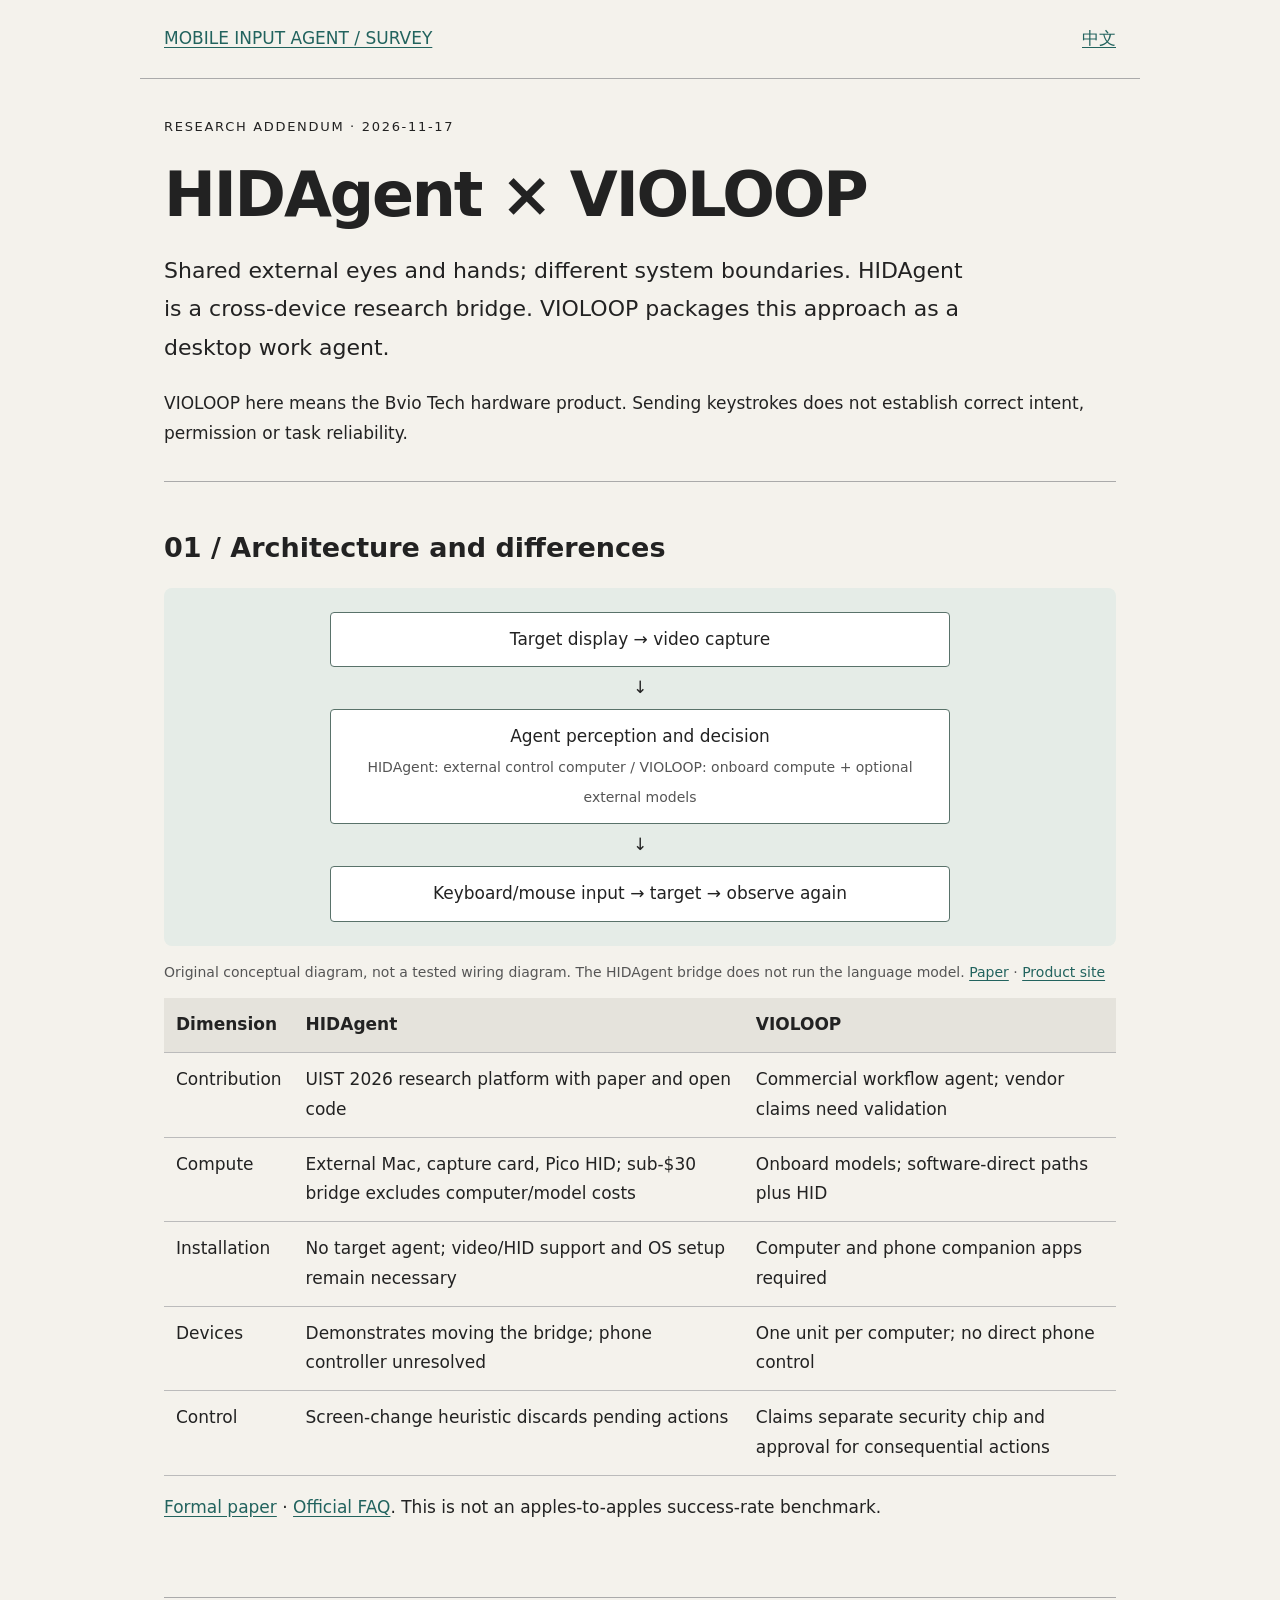
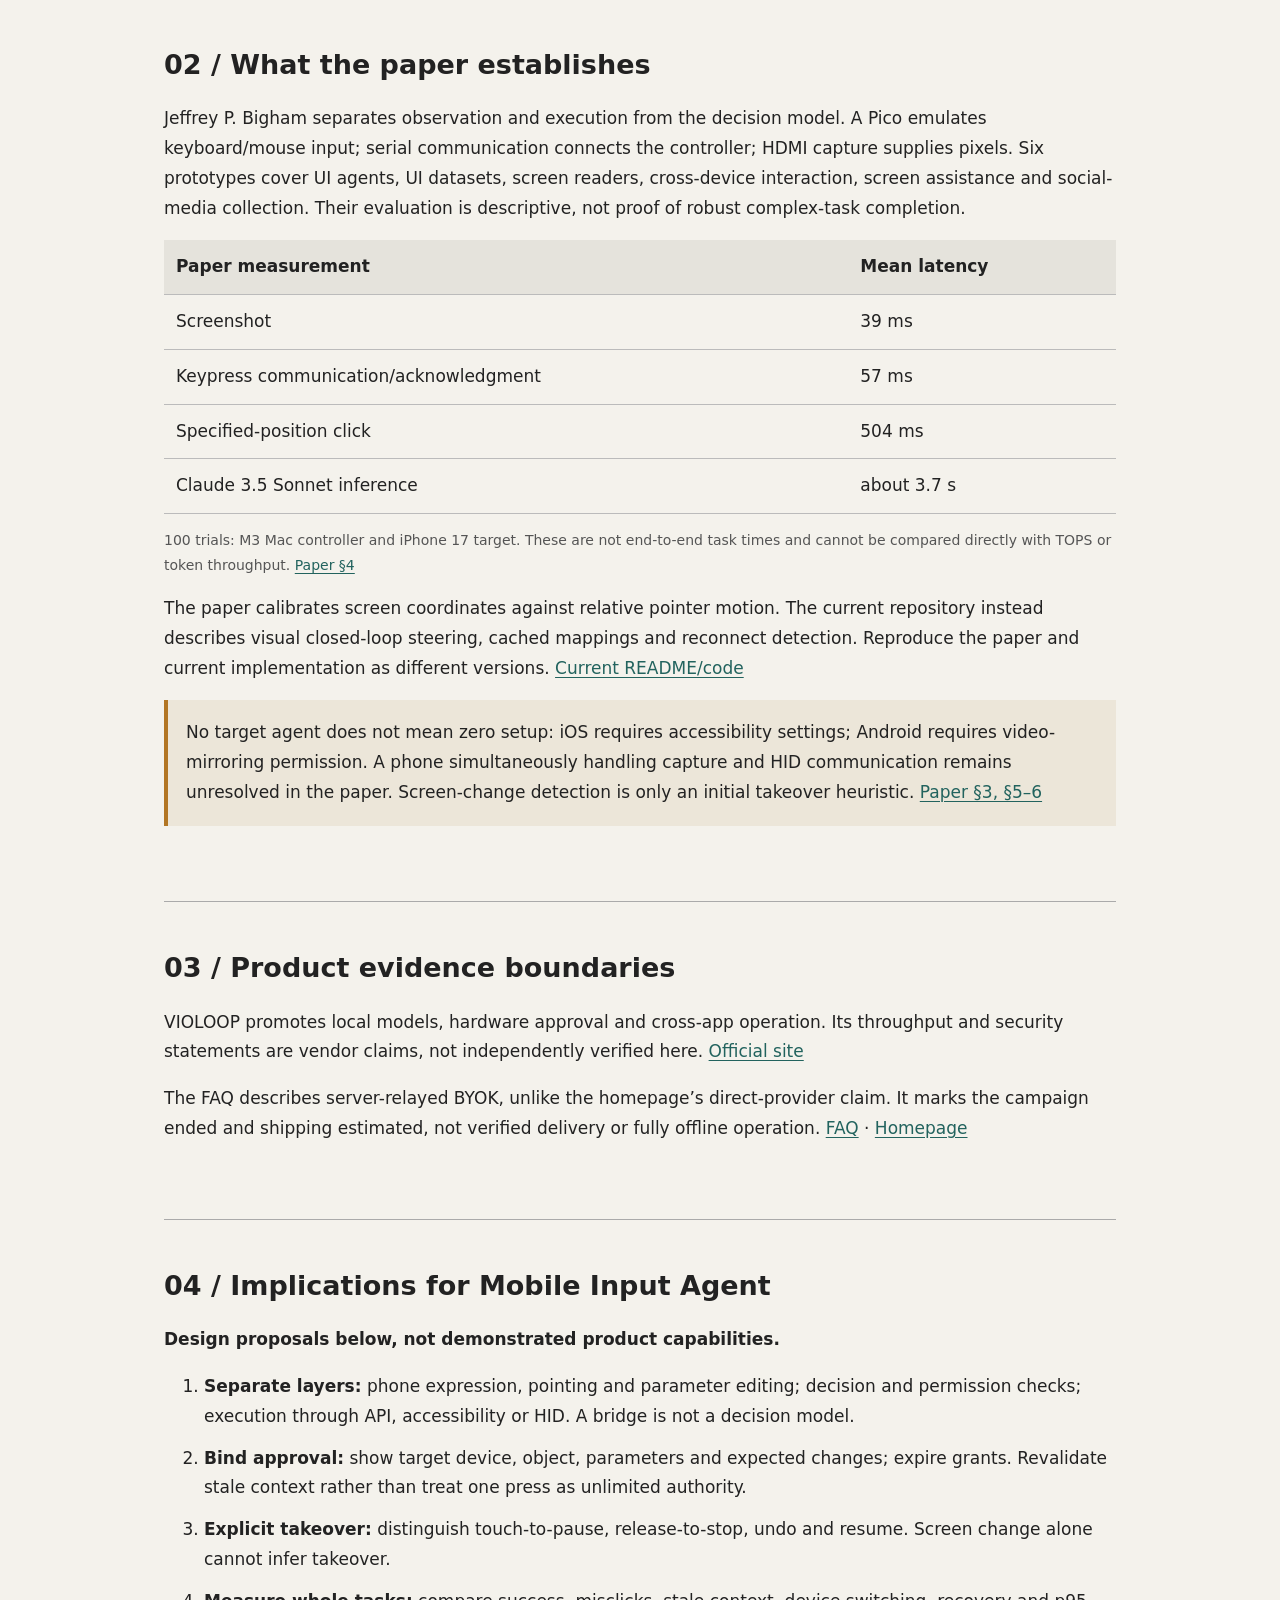
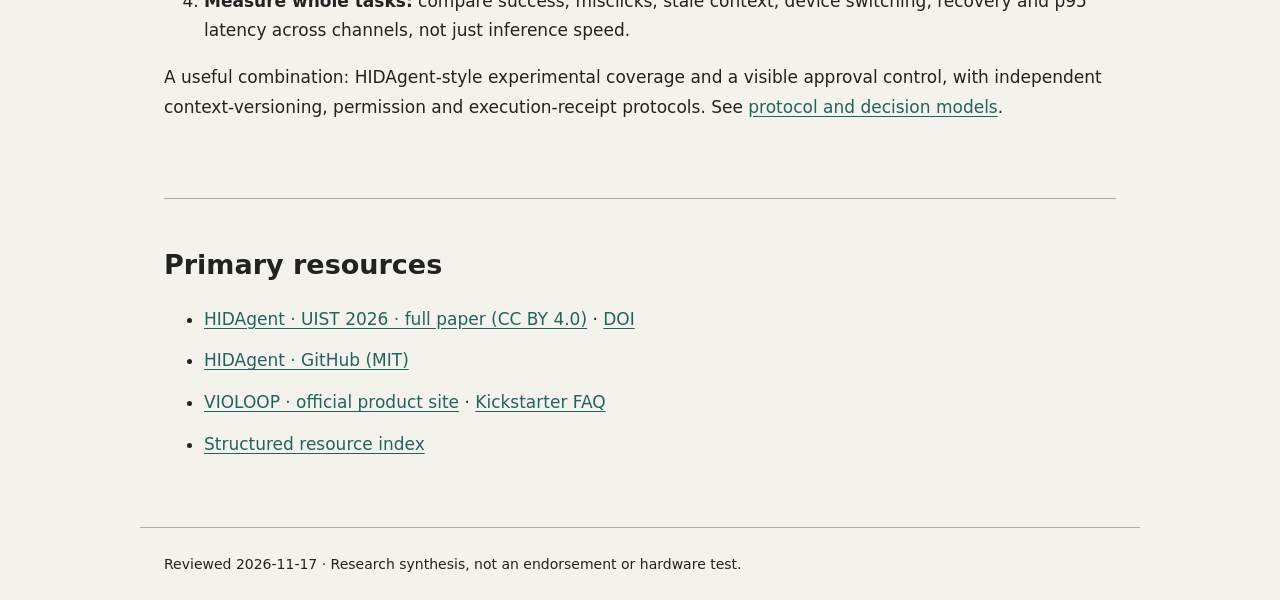
<file: site/hidagent-violoop.en.html>
<!doctype html><html lang="en"><head><meta charset="utf-8"><meta name="viewport" content="width=device-width, initial-scale=1"><title>HIDAgent × VIOLOOP | Mobile Input Agent</title><style>*{box-sizing:border-box}body{margin:0;background:#f4f2ec;color:#222;font:17px/1.75 system-ui,sans-serif}main,header,footer{max-width:1000px;margin:auto;padding:24px}header{border-bottom:1px solid #aaa;display:flex;justify-content:space-between;gap:16px;flex-wrap:wrap}a{color:#22635e;text-underline-offset:3px}h1{font-size:clamp(32px,5vw,62px);line-height:1.15;letter-spacing:-.035em;margin:20px 0}h2{font-size:27px;line-height:1.3}section{border-top:1px solid #aaa;padding:26px 0;margin-top:32px}.kicker{font-size:13px;text-transform:uppercase;letter-spacing:.13em}.lead{font-size:22px;max-width:820px}.note{border-left:4px solid #b27624;background:#ece6d9;padding:18px}.flow{display:flex;flex-direction:column;align-items:center;text-align:center;gap:6px;background:#e5ece7;padding:24px;border-radius:8px}.flow div{background:#fff;border:1px solid #59726a;padding:12px;width:min(100%,620px);border-radius:4px}.flow small,.caption{font-size:14px;color:#555}dt{font-weight:750;margin-top:15px}dd{margin-left:0}li{margin:12px 0}code{overflow-wrap:anywhere;background:#e5e3dc;padding:1px 4px}pre{background:#222;color:#eee;padding:18px;overflow:auto;font-size:14px;line-height:1.7}.table{overflow:auto}table{border-collapse:collapse;width:100%;min-width:570px}th,td{border-bottom:1px solid #bbb;padding:12px;text-align:left;vertical-align:top}th{background:#e5e3dc}footer{font-size:14px;border-top:1px solid #aaa}.sources li{overflow-wrap:anywhere}</style></head><body><header><a href="index.en.html">MOBILE INPUT AGENT / SURVEY</a><a href="hidagent-violoop.html">中文</a></header><main><p class="kicker">Research addendum · 2026-11-17</p><h1>HIDAgent × VIOLOOP</h1><p class="lead">Shared external eyes and hands; different system boundaries. HIDAgent is a cross-device research bridge. VIOLOOP packages this approach as a desktop work agent.</p><p>VIOLOOP here means the Bvio Tech hardware product. Sending keystrokes does not establish correct intent, permission or task reliability.</p><section><h2>01 / Architecture and differences</h2><div class="flow"><div>Target display → video capture</div>↓<div>Agent perception and decision<br><small>HIDAgent: external control computer / VIOLOOP: onboard compute + optional external models</small></div>↓<div>Keyboard/mouse input → target → observe again</div></div><p class="caption">Original conceptual diagram, not a tested wiring diagram. The HIDAgent bridge does not run the language model. <a href="https://www.cs.cmu.edu/~jbigham/pubs/pdfs/2026/hidagent.pdf">Paper</a> · <a href="https://violoop.ai/">Product site</a></p><div class="table"><table><tr><th>Dimension</th><th>HIDAgent</th><th>VIOLOOP</th></tr><tr><td>Contribution</td><td>UIST 2026 research platform with paper and open code</td><td>Commercial workflow agent; vendor claims need validation</td></tr><tr><td>Compute</td><td>External Mac, capture card, Pico HID; sub-$30 bridge excludes computer/model costs</td><td>Onboard models; software-direct paths plus HID</td></tr><tr><td>Installation</td><td>No target agent; video/HID support and OS setup remain necessary</td><td>Computer and phone companion apps required</td></tr><tr><td>Devices</td><td>Demonstrates moving the bridge; phone controller unresolved</td><td>One unit per computer; no direct phone control</td></tr><tr><td>Control</td><td>Screen-change heuristic discards pending actions</td><td>Claims separate security chip and approval for consequential actions</td></tr></table></div><p><a href="https://www.cs.cmu.edu/~jbigham/pubs/pdfs/2026/hidagent.pdf">Formal paper</a> · <a href="https://www.kickstarter.com/projects/bvio/violoop-plug-in-ai-for-your-computer/faqs">Official FAQ</a>. This is not an apples-to-apples success-rate benchmark.</p></section>
<section><h2>02 / What the paper establishes</h2><p>Jeffrey P. Bigham separates observation and execution from the decision model. A Pico emulates keyboard/mouse input; serial communication connects the controller; HDMI capture supplies pixels. Six prototypes cover UI agents, UI datasets, screen readers, cross-device interaction, screen assistance and social-media collection. Their evaluation is descriptive, not proof of robust complex-task completion.</p><div class="table"><table><tr><th>Paper measurement</th><th>Mean latency</th></tr><tr><td>Screenshot</td><td>39 ms</td></tr><tr><td>Keypress communication/acknowledgment</td><td>57 ms</td></tr><tr><td>Specified-position click</td><td>504 ms</td></tr><tr><td>Claude 3.5 Sonnet inference</td><td>about 3.7 s</td></tr></table></div><p class="caption">100 trials: M3 Mac controller and iPhone 17 target. These are not end-to-end task times and cannot be compared directly with TOPS or token throughput. <a href="https://www.cs.cmu.edu/~jbigham/pubs/pdfs/2026/hidagent.pdf">Paper §4</a></p><p>The paper calibrates screen coordinates against relative pointer motion. The current repository instead describes visual closed-loop steering, cached mappings and reconnect detection. Reproduce the paper and current implementation as different versions. <a href="https://github.com/CMUBigLab/hidagent">Current README/code</a></p><p class="note">No target agent does not mean zero setup: iOS requires accessibility settings; Android requires video-mirroring permission. A phone simultaneously handling capture and HID communication remains unresolved in the paper. Screen-change detection is only an initial takeover heuristic. <a href="https://www.cs.cmu.edu/~jbigham/pubs/pdfs/2026/hidagent.pdf">Paper §3, §5–6</a></p></section>
<section><h2>03 / Product evidence boundaries</h2><p>VIOLOOP promotes local models, hardware approval and cross-app operation. Its throughput and security statements are vendor claims, not independently verified here. <a href="https://violoop.ai/">Official site</a></p><p>The FAQ describes server-relayed BYOK, unlike the homepage’s direct-provider claim. It marks the campaign ended and shipping estimated, not verified delivery or fully offline operation. <a href="https://www.kickstarter.com/projects/bvio/violoop-plug-in-ai-for-your-computer/faqs">FAQ</a> · <a href="https://violoop.ai/">Homepage</a></p></section>
<section><h2>04 / Implications for Mobile Input Agent</h2><p><b>Design proposals below, not demonstrated product capabilities.</b></p><ol><li><b>Separate layers:</b> phone expression, pointing and parameter editing; decision and permission checks; execution through API, accessibility or HID. A bridge is not a decision model.</li><li><b>Bind approval:</b> show target device, object, parameters and expected changes; expire grants. Revalidate stale context rather than treat one press as unlimited authority.</li><li><b>Explicit takeover:</b> distinguish touch-to-pause, release-to-stop, undo and resume. Screen change alone cannot infer takeover.</li><li><b>Measure whole tasks:</b> compare success, misclicks, stale context, device switching, recovery and p95 latency across channels, not just inference speed.</li></ol><p>A useful combination: HIDAgent-style experimental coverage and a visible approval control, with independent context-versioning, permission and execution-receipt protocols. See <a href="protocol-decision-models.en.html">protocol and decision models</a>.</p></section><section><h2>Primary resources</h2><ul><li><a href="https://www.cs.cmu.edu/~jbigham/pubs/pdfs/2026/hidagent.pdf">HIDAgent · UIST 2026 · full paper (CC BY 4.0)</a> · <a href="https://doi.org/10.1145/3830398.3830721">DOI</a></li><li><a href="https://github.com/CMUBigLab/hidagent">HIDAgent · GitHub (MIT)</a></li><li><a href="https://violoop.ai/">VIOLOOP · official product site</a> · <a href="https://www.kickstarter.com/projects/bvio/violoop-plug-in-ai-for-your-computer/faqs">Kickstarter FAQ</a></li><li><a href="data/research-nov17-hidagent-violoop.json">Structured resource index</a></li></ul></section></main><footer>Reviewed 2026-11-17 · Research synthesis, not an endorsement or hardware test.</footer></body></html>
</file>
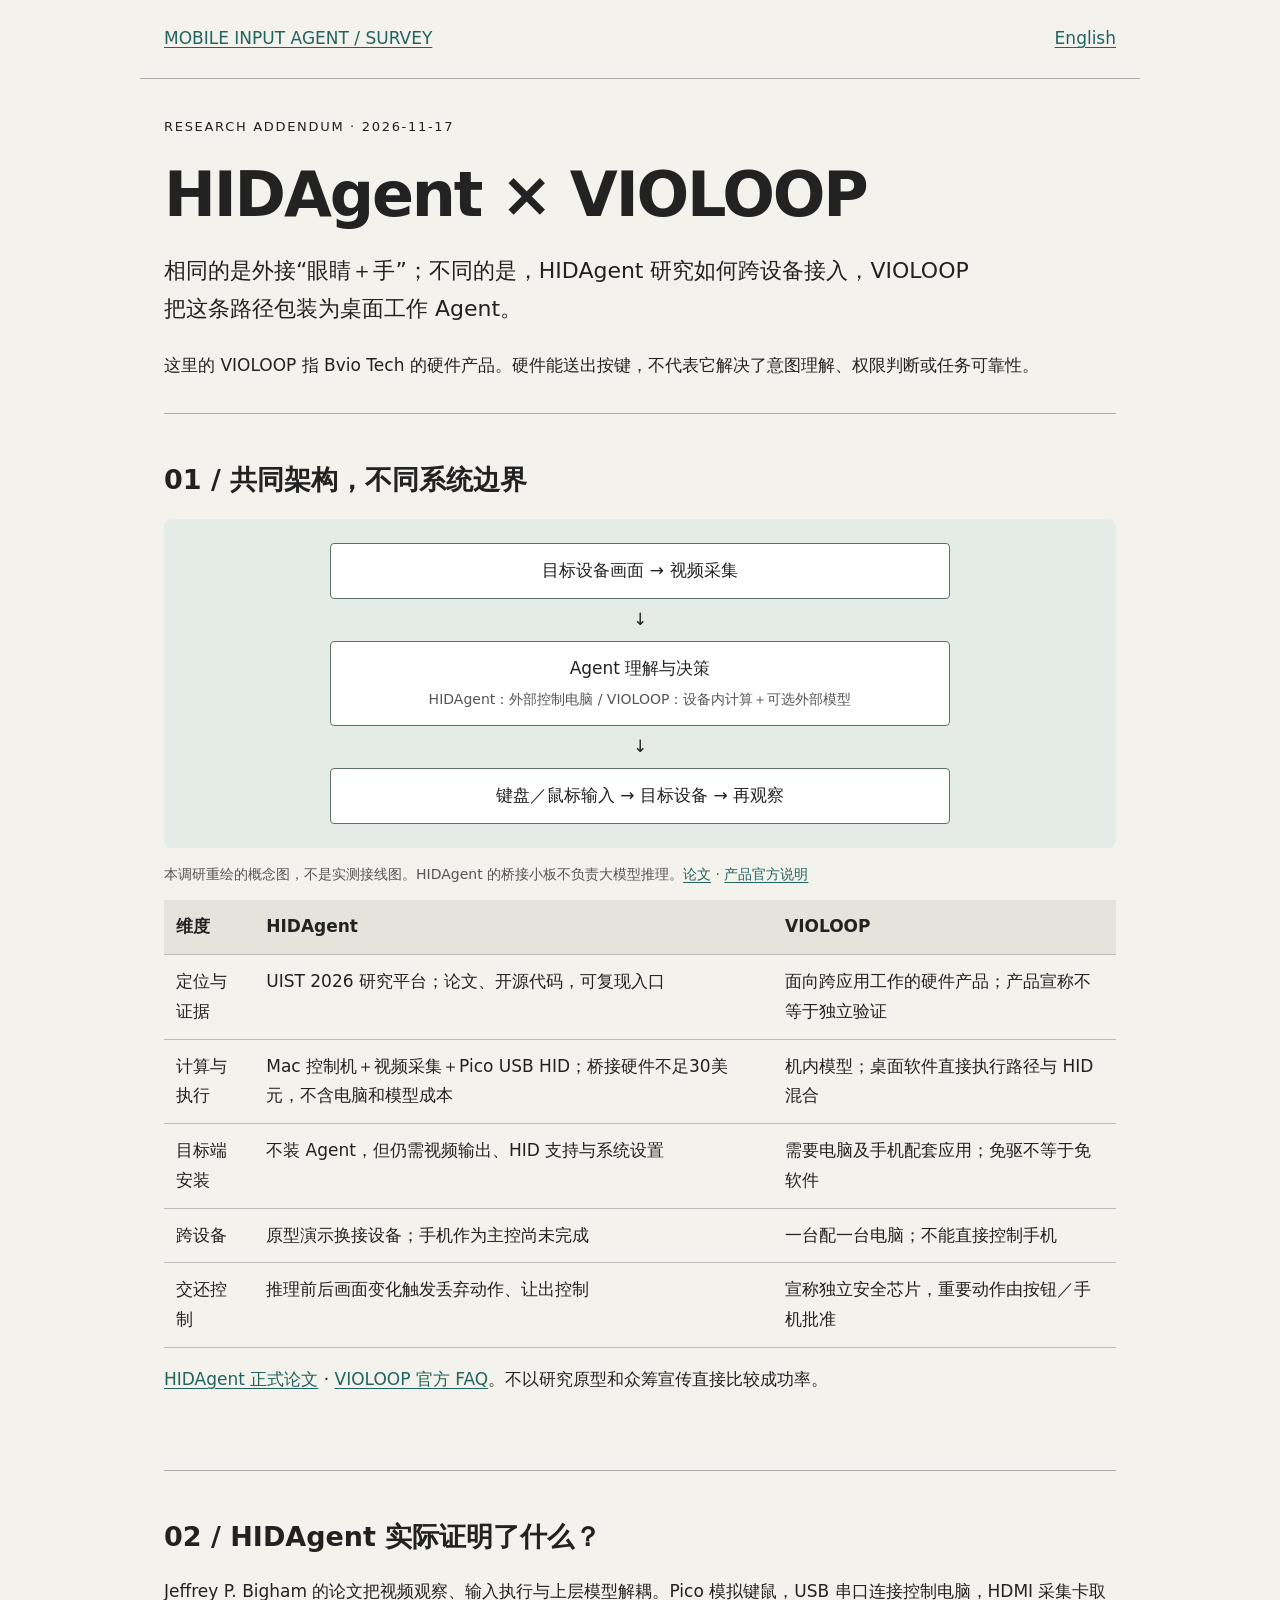
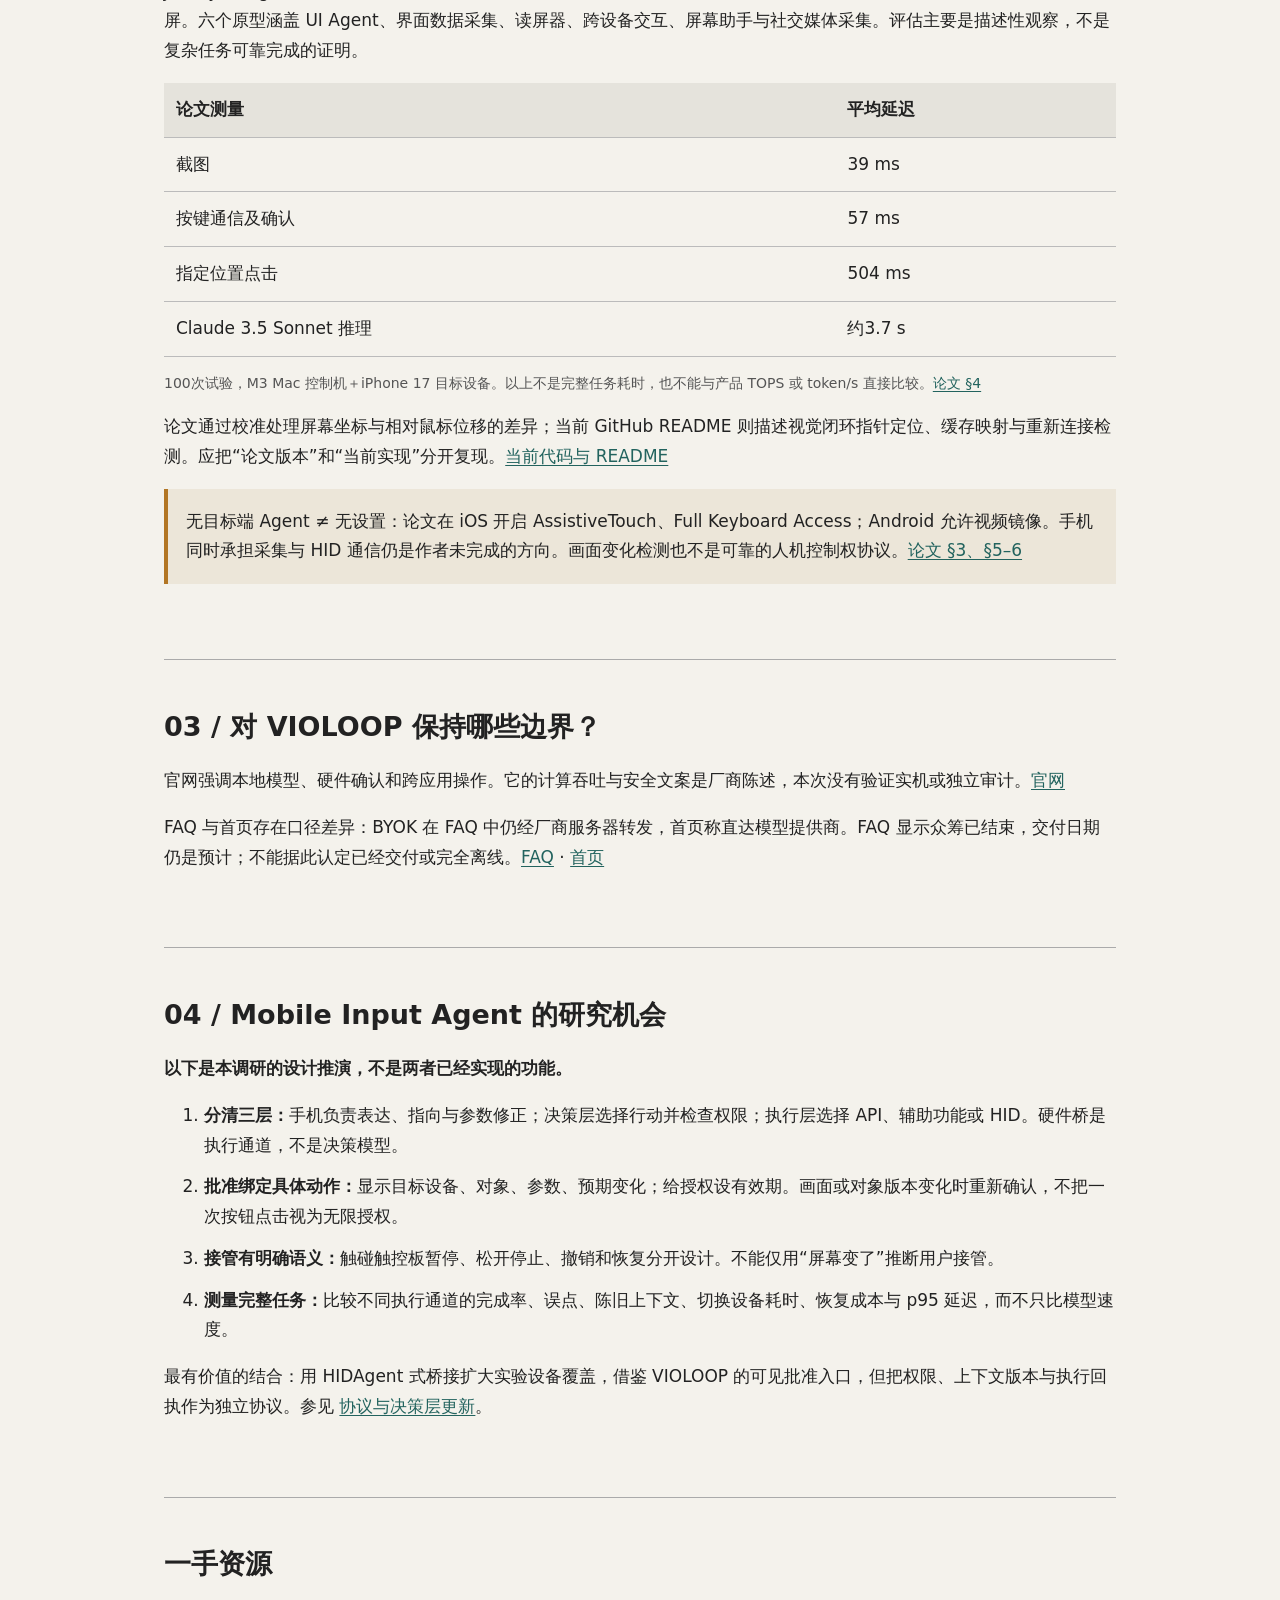
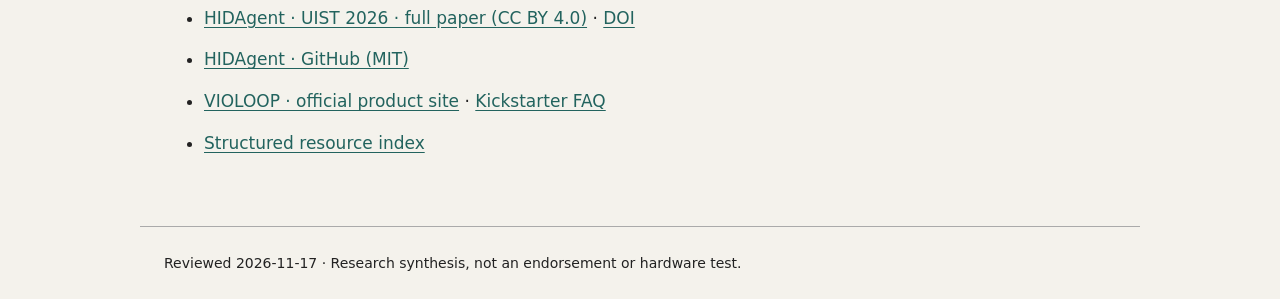
<file: site/hidagent-violoop.html>
<!doctype html><html lang="zh-CN"><head><meta charset="utf-8"><meta name="viewport" content="width=device-width, initial-scale=1"><title>HIDAgent × VIOLOOP | Mobile Input Agent</title><style>*{box-sizing:border-box}body{margin:0;background:#f4f2ec;color:#222;font:17px/1.75 system-ui,sans-serif}main,header,footer{max-width:1000px;margin:auto;padding:24px}header{border-bottom:1px solid #aaa;display:flex;justify-content:space-between;gap:16px;flex-wrap:wrap}a{color:#22635e;text-underline-offset:3px}h1{font-size:clamp(32px,5vw,62px);line-height:1.15;letter-spacing:-.035em;margin:20px 0}h2{font-size:27px;line-height:1.3}section{border-top:1px solid #aaa;padding:26px 0;margin-top:32px}.kicker{font-size:13px;text-transform:uppercase;letter-spacing:.13em}.lead{font-size:22px;max-width:820px}.note{border-left:4px solid #b27624;background:#ece6d9;padding:18px}.flow{display:flex;flex-direction:column;align-items:center;text-align:center;gap:6px;background:#e5ece7;padding:24px;border-radius:8px}.flow div{background:#fff;border:1px solid #59726a;padding:12px;width:min(100%,620px);border-radius:4px}.flow small,.caption{font-size:14px;color:#555}dt{font-weight:750;margin-top:15px}dd{margin-left:0}li{margin:12px 0}code{overflow-wrap:anywhere;background:#e5e3dc;padding:1px 4px}pre{background:#222;color:#eee;padding:18px;overflow:auto;font-size:14px;line-height:1.7}.table{overflow:auto}table{border-collapse:collapse;width:100%;min-width:570px}th,td{border-bottom:1px solid #bbb;padding:12px;text-align:left;vertical-align:top}th{background:#e5e3dc}footer{font-size:14px;border-top:1px solid #aaa}.sources li{overflow-wrap:anywhere}</style></head><body><header><a href="index.html">MOBILE INPUT AGENT / SURVEY</a><a href="hidagent-violoop.en.html">English</a></header><main><p class="kicker">Research addendum · 2026-11-17</p><h1>HIDAgent × VIOLOOP</h1><p class="lead">相同的是外接“眼睛＋手”；不同的是，HIDAgent 研究如何跨设备接入，VIOLOOP 把这条路径包装为桌面工作 Agent。</p><p>这里的 VIOLOOP 指 Bvio Tech 的硬件产品。硬件能送出按键，不代表它解决了意图理解、权限判断或任务可靠性。</p>
<section><h2>01 / 共同架构，不同系统边界</h2><div class="flow"><div>目标设备画面 → 视频采集</div>↓<div>Agent 理解与决策<br><small>HIDAgent：外部控制电脑 / VIOLOOP：设备内计算＋可选外部模型</small></div>↓<div>键盘／鼠标输入 → 目标设备 → 再观察</div></div><p class="caption">本调研重绘的概念图，不是实测接线图。HIDAgent 的桥接小板不负责大模型推理。<a href="https://www.cs.cmu.edu/~jbigham/pubs/pdfs/2026/hidagent.pdf">论文</a> · <a href="https://violoop.ai/">产品官方说明</a></p>
<div class="table"><table><thead><tr><th>维度</th><th>HIDAgent</th><th>VIOLOOP</th></tr></thead><tbody>
<tr><td>定位与证据</td><td>UIST 2026 研究平台；论文、开源代码，可复现入口</td><td>面向跨应用工作的硬件产品；产品宣称不等于独立验证</td></tr>
<tr><td>计算与执行</td><td>Mac 控制机＋视频采集＋Pico USB HID；桥接硬件不足30美元，不含电脑和模型成本</td><td>机内模型；桌面软件直接执行路径与 HID 混合</td></tr>
<tr><td>目标端安装</td><td>不装 Agent，但仍需视频输出、HID 支持与系统设置</td><td>需要电脑及手机配套应用；免驱不等于免软件</td></tr>
<tr><td>跨设备</td><td>原型演示换接设备；手机作为主控尚未完成</td><td>一台配一台电脑；不能直接控制手机</td></tr>
<tr><td>交还控制</td><td>推理前后画面变化触发丢弃动作、让出控制</td><td>宣称独立安全芯片，重要动作由按钮／手机批准</td></tr>
</tbody></table></div><p><a href="https://www.cs.cmu.edu/~jbigham/pubs/pdfs/2026/hidagent.pdf">HIDAgent 正式论文</a> · <a href="https://www.kickstarter.com/projects/bvio/violoop-plug-in-ai-for-your-computer/faqs">VIOLOOP 官方 FAQ</a>。不以研究原型和众筹宣传直接比较成功率。</p></section>
<section><h2>02 / HIDAgent 实际证明了什么？</h2><p>Jeffrey P. Bigham 的论文把视频观察、输入执行与上层模型解耦。Pico 模拟键鼠，USB 串口连接控制电脑，HDMI 采集卡取屏。六个原型涵盖 UI Agent、界面数据采集、读屏器、跨设备交互、屏幕助手与社交媒体采集。评估主要是描述性观察，不是复杂任务可靠完成的证明。</p><div class="table"><table><tr><th>论文测量</th><th>平均延迟</th></tr><tr><td>截图</td><td>39 ms</td></tr><tr><td>按键通信及确认</td><td>57 ms</td></tr><tr><td>指定位置点击</td><td>504 ms</td></tr><tr><td>Claude 3.5 Sonnet 推理</td><td>约3.7 s</td></tr></table></div><p class="caption">100次试验，M3 Mac 控制机＋iPhone 17 目标设备。以上不是完整任务耗时，也不能与产品 TOPS 或 token/s 直接比较。<a href="https://www.cs.cmu.edu/~jbigham/pubs/pdfs/2026/hidagent.pdf">论文 §4</a></p><p>论文通过校准处理屏幕坐标与相对鼠标位移的差异；当前 GitHub README 则描述视觉闭环指针定位、缓存映射与重新连接检测。应把“论文版本”和“当前实现”分开复现。<a href="https://github.com/CMUBigLab/hidagent">当前代码与 README</a></p><p class="note">无目标端 Agent ≠ 无设置：论文在 iOS 开启 AssistiveTouch、Full Keyboard Access；Android 允许视频镜像。手机同时承担采集与 HID 通信仍是作者未完成的方向。画面变化检测也不是可靠的人机控制权协议。<a href="https://www.cs.cmu.edu/~jbigham/pubs/pdfs/2026/hidagent.pdf">论文 §3、§5–6</a></p></section>
<section><h2>03 / 对 VIOLOOP 保持哪些边界？</h2><p>官网强调本地模型、硬件确认和跨应用操作。它的计算吞吐与安全文案是厂商陈述，本次没有验证实机或独立审计。<a href="https://violoop.ai/">官网</a></p><p>FAQ 与首页存在口径差异：BYOK 在 FAQ 中仍经厂商服务器转发，首页称直达模型提供商。FAQ 显示众筹已结束，交付日期仍是预计；不能据此认定已经交付或完全离线。<a href="https://www.kickstarter.com/projects/bvio/violoop-plug-in-ai-for-your-computer/faqs">FAQ</a> · <a href="https://violoop.ai/">首页</a></p></section>
<section><h2>04 / Mobile Input Agent 的研究机会</h2><p><b>以下是本调研的设计推演，不是两者已经实现的功能。</b></p><ol><li><b>分清三层：</b>手机负责表达、指向与参数修正；决策层选择行动并检查权限；执行层选择 API、辅助功能或 HID。硬件桥是执行通道，不是决策模型。</li><li><b>批准绑定具体动作：</b>显示目标设备、对象、参数、预期变化；给授权设有效期。画面或对象版本变化时重新确认，不把一次按钮点击视为无限授权。</li><li><b>接管有明确语义：</b>触碰触控板暂停、松开停止、撤销和恢复分开设计。不能仅用“屏幕变了”推断用户接管。</li><li><b>测量完整任务：</b>比较不同执行通道的完成率、误点、陈旧上下文、切换设备耗时、恢复成本与 p95 延迟，而不只比模型速度。</li></ol><p>最有价值的结合：用 HIDAgent 式桥接扩大实验设备覆盖，借鉴 VIOLOOP 的可见批准入口，但把权限、上下文版本与执行回执作为独立协议。参见 <a href="protocol-decision-models.html">协议与决策层更新</a>。</p></section><section><h2>一手资源</h2><ul><li><a href="https://www.cs.cmu.edu/~jbigham/pubs/pdfs/2026/hidagent.pdf">HIDAgent · UIST 2026 · full paper (CC BY 4.0)</a> · <a href="https://doi.org/10.1145/3830398.3830721">DOI</a></li><li><a href="https://github.com/CMUBigLab/hidagent">HIDAgent · GitHub (MIT)</a></li><li><a href="https://violoop.ai/">VIOLOOP · official product site</a> · <a href="https://www.kickstarter.com/projects/bvio/violoop-plug-in-ai-for-your-computer/faqs">Kickstarter FAQ</a></li><li><a href="data/research-nov17-hidagent-violoop.json">Structured resource index</a></li></ul></section></main><footer>Reviewed 2026-11-17 · Research synthesis, not an endorsement or hardware test.</footer></body></html>
</file>
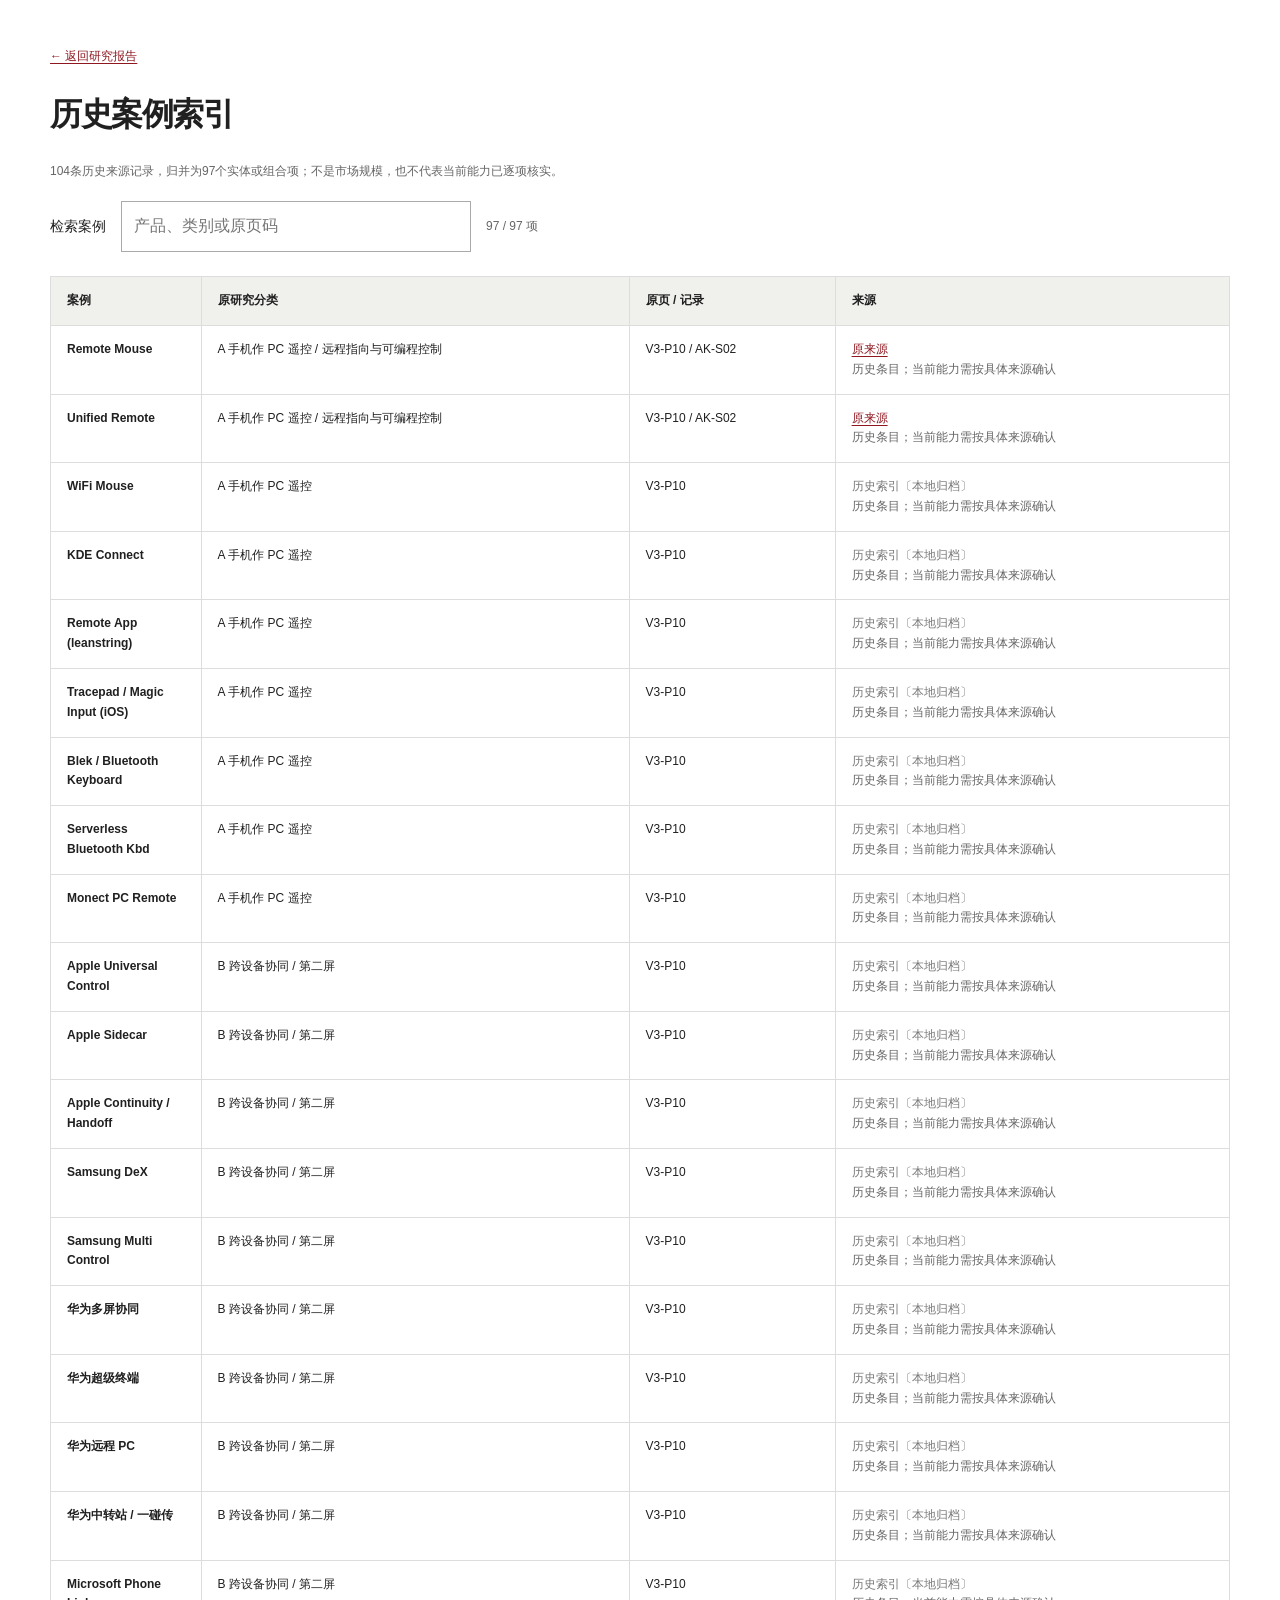
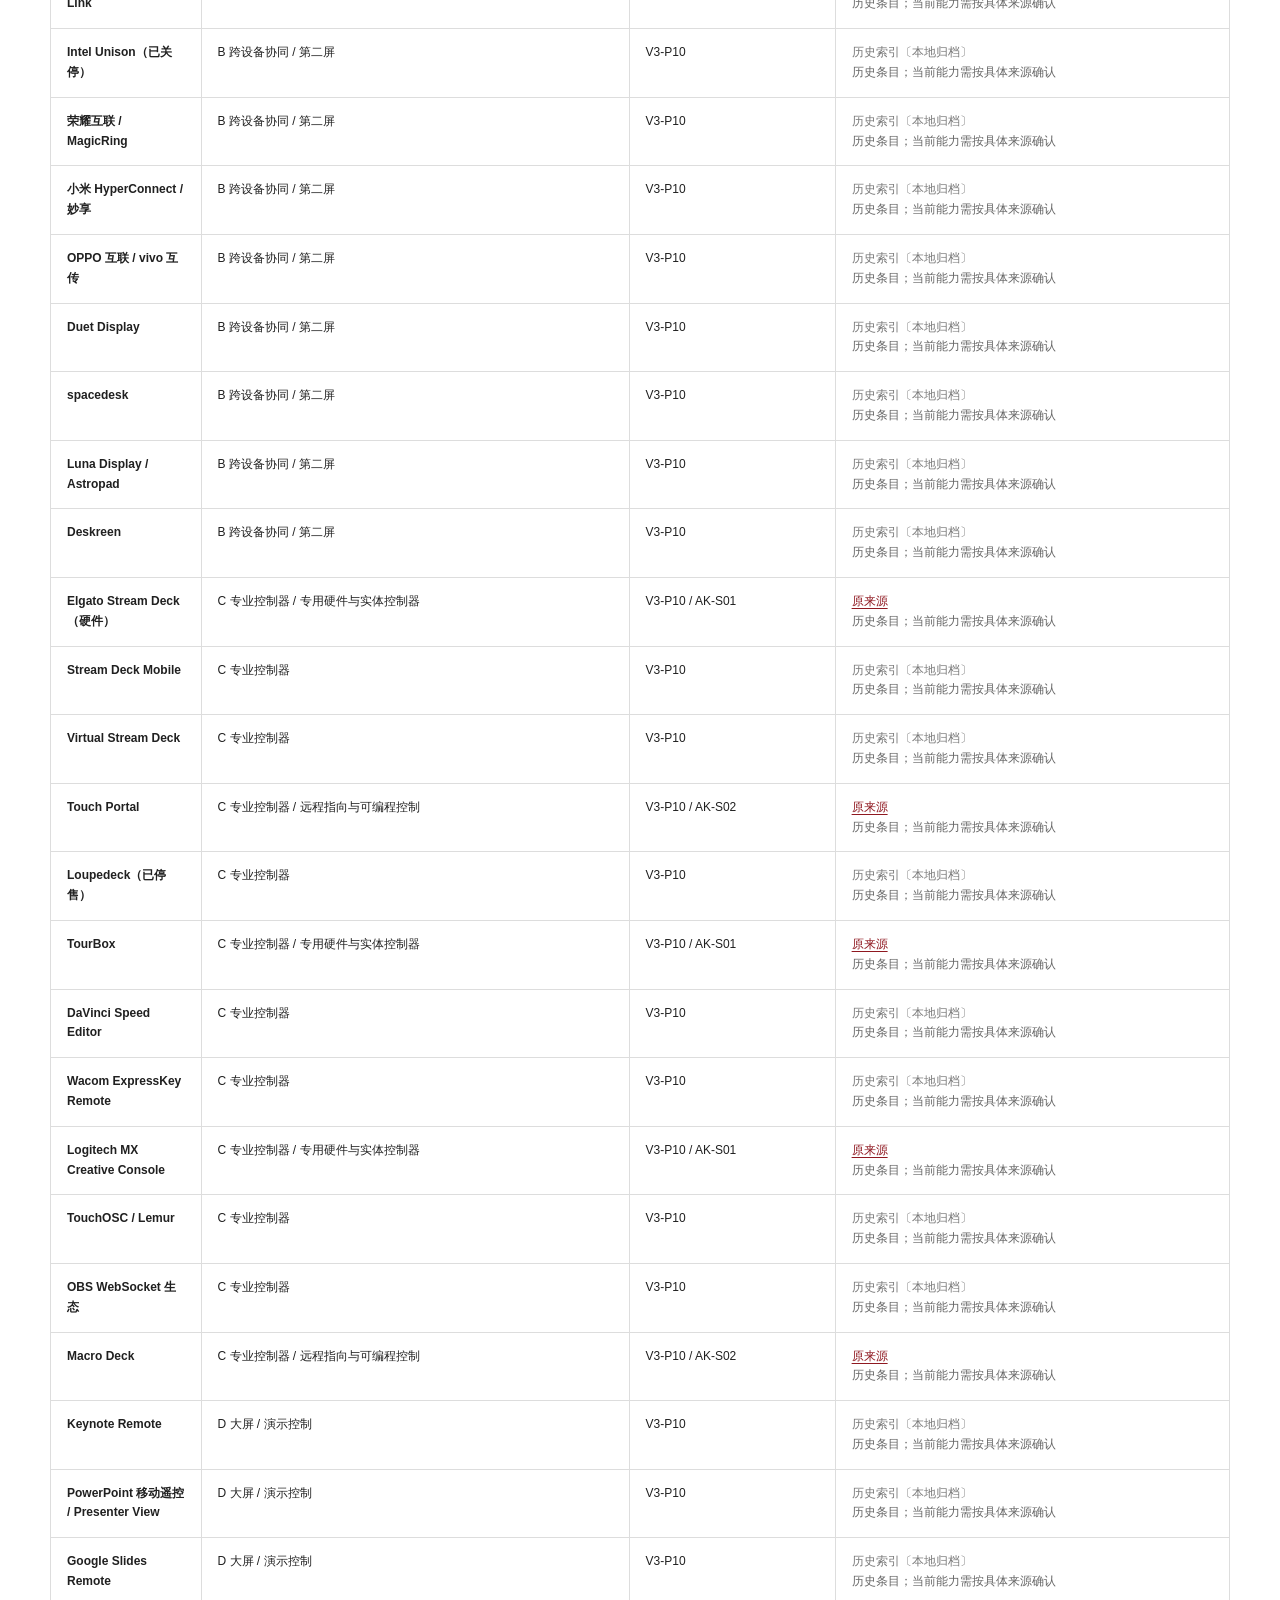
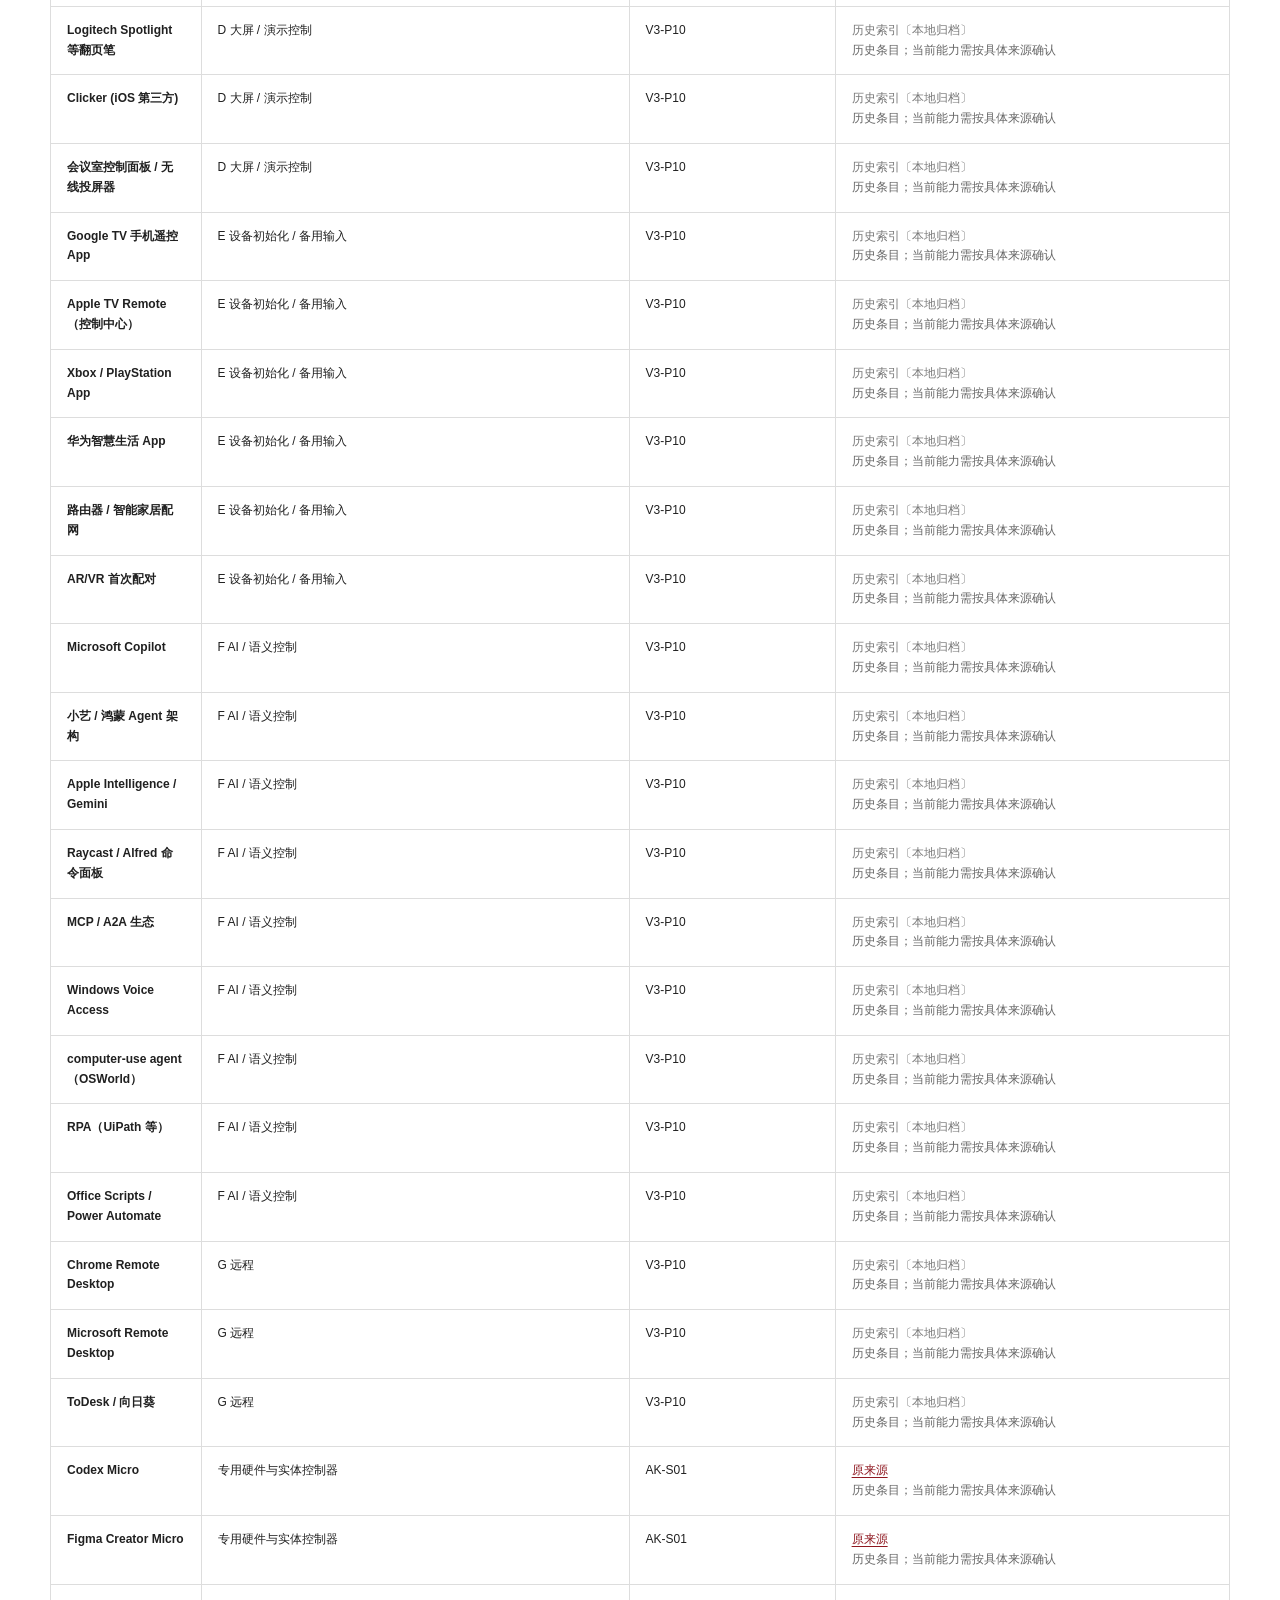
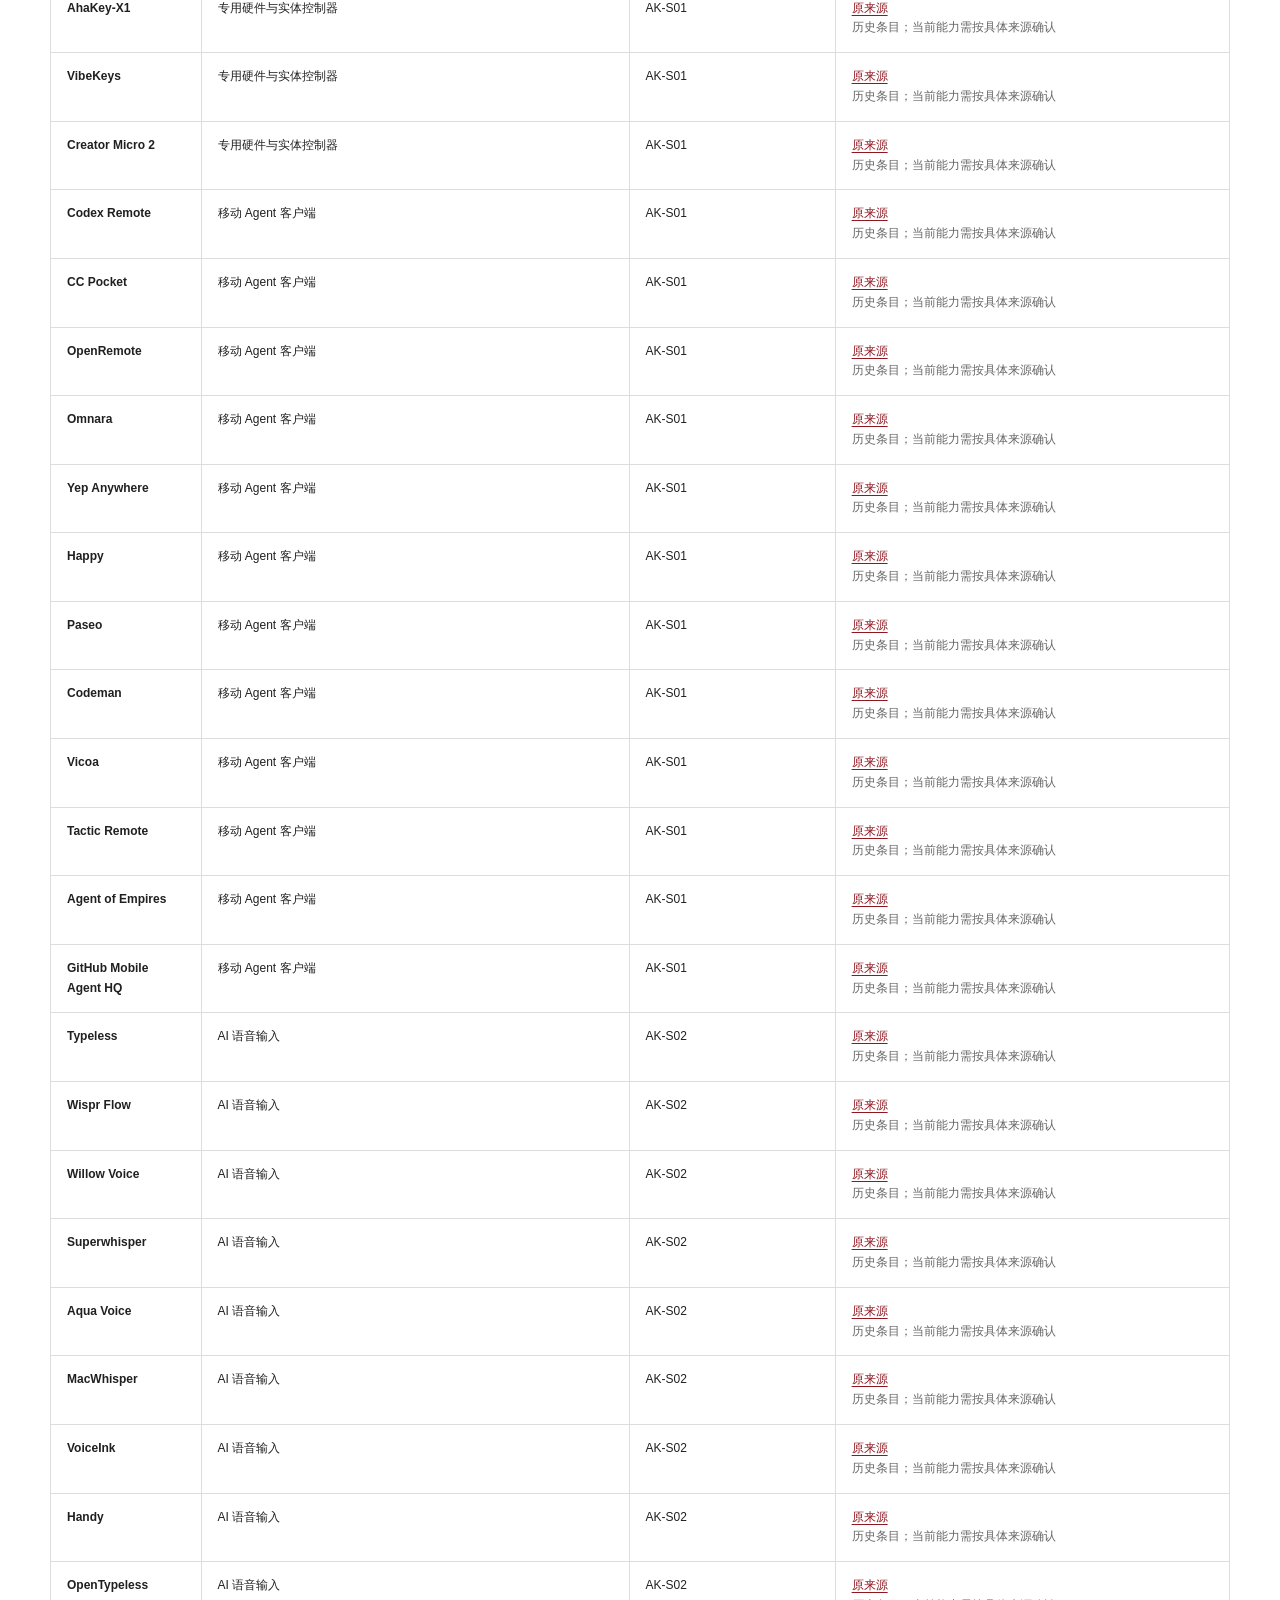
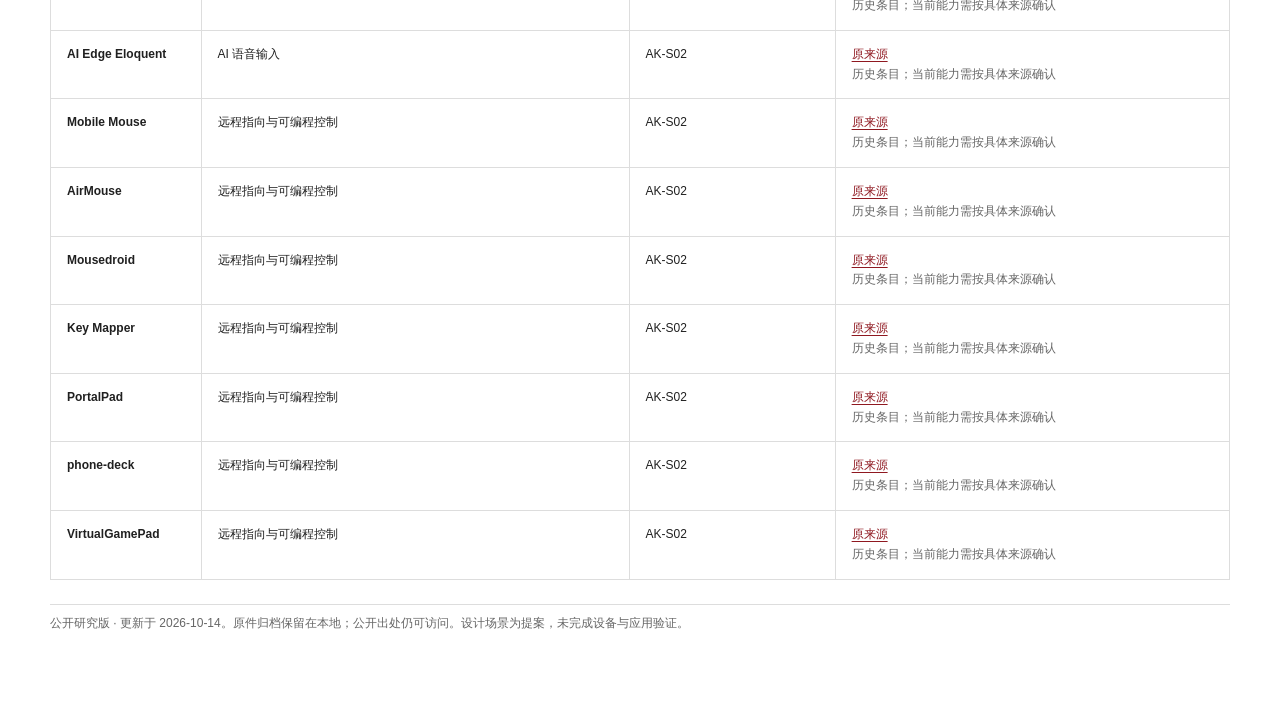
<file: site/historical-case-index.html>
<!DOCTYPE html>
<html lang="zh-CN"><head><meta charset="utf-8"/><meta content="width=device-width,initial-scale=1" name="viewport"/><title>历史案例索引 · Mobile Input Agent</title><link href="assets/report.css?v=54802416762d" rel="stylesheet"/><link href="assets/consolidated.css?v=8af8627d2beb" rel="stylesheet"/><style>.local-archive-link{color:#777;overflow-wrap:anywhere}.public-edition-note{font-size:12px!important;color:#666;padding:8px 0;border-top:1px solid #ddd}</style></head><body><main class="wrap catalogue-page"><p class="reference-links"><a href="index.html#appendix">← 返回研究报告</a></p><h1>历史案例索引</h1><p class="small">104条历史来源记录，归并为97个实体或组合项；不是市场规模，也不代表当前能力已逐项核实。</p><div class="catalogue-tools"><label for="catalogue-search">检索案例</label><input id="catalogue-search" placeholder="产品、类别或原页码" type="search"/><output aria-live="polite" id="catalogue-count"></output></div><div id="catalogue"><div class="table-wrap"><table><thead><tr><th>案例</th><th>原研究分类</th><th>原页 / 记录</th><th>来源</th></tr></thead><tbody><tr><td>Remote Mouse</td><td>A 手机作 PC 遥控 / 远程指向与可编程控制</td><td>V3-P10 / AK-S02</td><td><a href="https://www.remotemouse.net/">原来源</a><br/><span class="small">历史条目；当前能力需按具体来源确认</span></td></tr><tr><td>Unified Remote</td><td>A 手机作 PC 遥控 / 远程指向与可编程控制</td><td>V3-P10 / AK-S02</td><td><a href="https://www.unifiedremote.com/">原来源</a><br/><span class="small">历史条目；当前能力需按具体来源确认</span></td></tr><tr><td>WiFi Mouse</td><td>A 手机作 PC 遥控</td><td>V3-P10</td><td><span class="local-archive-link" title="原始归档仅保留在本地，公开版不提供下载">历史索引〔本地归档〕</span><br/><span class="small">历史条目；当前能力需按具体来源确认</span></td></tr><tr><td>KDE Connect</td><td>A 手机作 PC 遥控</td><td>V3-P10</td><td><span class="local-archive-link" title="原始归档仅保留在本地，公开版不提供下载">历史索引〔本地归档〕</span><br/><span class="small">历史条目；当前能力需按具体来源确认</span></td></tr><tr><td>Remote App (leanstring)</td><td>A 手机作 PC 遥控</td><td>V3-P10</td><td><span class="local-archive-link" title="原始归档仅保留在本地，公开版不提供下载">历史索引〔本地归档〕</span><br/><span class="small">历史条目；当前能力需按具体来源确认</span></td></tr><tr><td>Tracepad / Magic Input (iOS)</td><td>A 手机作 PC 遥控</td><td>V3-P10</td><td><span class="local-archive-link" title="原始归档仅保留在本地，公开版不提供下载">历史索引〔本地归档〕</span><br/><span class="small">历史条目；当前能力需按具体来源确认</span></td></tr><tr><td>Blek / Bluetooth Keyboard</td><td>A 手机作 PC 遥控</td><td>V3-P10</td><td><span class="local-archive-link" title="原始归档仅保留在本地，公开版不提供下载">历史索引〔本地归档〕</span><br/><span class="small">历史条目；当前能力需按具体来源确认</span></td></tr><tr><td>Serverless Bluetooth Kbd</td><td>A 手机作 PC 遥控</td><td>V3-P10</td><td><span class="local-archive-link" title="原始归档仅保留在本地，公开版不提供下载">历史索引〔本地归档〕</span><br/><span class="small">历史条目；当前能力需按具体来源确认</span></td></tr><tr><td>Monect PC Remote</td><td>A 手机作 PC 遥控</td><td>V3-P10</td><td><span class="local-archive-link" title="原始归档仅保留在本地，公开版不提供下载">历史索引〔本地归档〕</span><br/><span class="small">历史条目；当前能力需按具体来源确认</span></td></tr><tr><td>Apple Universal Control</td><td>B 跨设备协同 / 第二屏</td><td>V3-P10</td><td><span class="local-archive-link" title="原始归档仅保留在本地，公开版不提供下载">历史索引〔本地归档〕</span><br/><span class="small">历史条目；当前能力需按具体来源确认</span></td></tr><tr><td>Apple Sidecar</td><td>B 跨设备协同 / 第二屏</td><td>V3-P10</td><td><span class="local-archive-link" title="原始归档仅保留在本地，公开版不提供下载">历史索引〔本地归档〕</span><br/><span class="small">历史条目；当前能力需按具体来源确认</span></td></tr><tr><td>Apple Continuity / Handoff</td><td>B 跨设备协同 / 第二屏</td><td>V3-P10</td><td><span class="local-archive-link" title="原始归档仅保留在本地，公开版不提供下载">历史索引〔本地归档〕</span><br/><span class="small">历史条目；当前能力需按具体来源确认</span></td></tr><tr><td>Samsung DeX</td><td>B 跨设备协同 / 第二屏</td><td>V3-P10</td><td><span class="local-archive-link" title="原始归档仅保留在本地，公开版不提供下载">历史索引〔本地归档〕</span><br/><span class="small">历史条目；当前能力需按具体来源确认</span></td></tr><tr><td>Samsung Multi Control</td><td>B 跨设备协同 / 第二屏</td><td>V3-P10</td><td><span class="local-archive-link" title="原始归档仅保留在本地，公开版不提供下载">历史索引〔本地归档〕</span><br/><span class="small">历史条目；当前能力需按具体来源确认</span></td></tr><tr><td>华为多屏协同</td><td>B 跨设备协同 / 第二屏</td><td>V3-P10</td><td><span class="local-archive-link" title="原始归档仅保留在本地，公开版不提供下载">历史索引〔本地归档〕</span><br/><span class="small">历史条目；当前能力需按具体来源确认</span></td></tr><tr><td>华为超级终端</td><td>B 跨设备协同 / 第二屏</td><td>V3-P10</td><td><span class="local-archive-link" title="原始归档仅保留在本地，公开版不提供下载">历史索引〔本地归档〕</span><br/><span class="small">历史条目；当前能力需按具体来源确认</span></td></tr><tr><td>华为远程 PC</td><td>B 跨设备协同 / 第二屏</td><td>V3-P10</td><td><span class="local-archive-link" title="原始归档仅保留在本地，公开版不提供下载">历史索引〔本地归档〕</span><br/><span class="small">历史条目；当前能力需按具体来源确认</span></td></tr><tr><td>华为中转站 / 一碰传</td><td>B 跨设备协同 / 第二屏</td><td>V3-P10</td><td><span class="local-archive-link" title="原始归档仅保留在本地，公开版不提供下载">历史索引〔本地归档〕</span><br/><span class="small">历史条目；当前能力需按具体来源确认</span></td></tr><tr><td>Microsoft Phone Link</td><td>B 跨设备协同 / 第二屏</td><td>V3-P10</td><td><span class="local-archive-link" title="原始归档仅保留在本地，公开版不提供下载">历史索引〔本地归档〕</span><br/><span class="small">历史条目；当前能力需按具体来源确认</span></td></tr><tr><td>Intel Unison（已关停）</td><td>B 跨设备协同 / 第二屏</td><td>V3-P10</td><td><span class="local-archive-link" title="原始归档仅保留在本地，公开版不提供下载">历史索引〔本地归档〕</span><br/><span class="small">历史条目；当前能力需按具体来源确认</span></td></tr><tr><td>荣耀互联 / MagicRing</td><td>B 跨设备协同 / 第二屏</td><td>V3-P10</td><td><span class="local-archive-link" title="原始归档仅保留在本地，公开版不提供下载">历史索引〔本地归档〕</span><br/><span class="small">历史条目；当前能力需按具体来源确认</span></td></tr><tr><td>小米 HyperConnect / 妙享</td><td>B 跨设备协同 / 第二屏</td><td>V3-P10</td><td><span class="local-archive-link" title="原始归档仅保留在本地，公开版不提供下载">历史索引〔本地归档〕</span><br/><span class="small">历史条目；当前能力需按具体来源确认</span></td></tr><tr><td>OPPO 互联 / vivo 互传</td><td>B 跨设备协同 / 第二屏</td><td>V3-P10</td><td><span class="local-archive-link" title="原始归档仅保留在本地，公开版不提供下载">历史索引〔本地归档〕</span><br/><span class="small">历史条目；当前能力需按具体来源确认</span></td></tr><tr><td>Duet Display</td><td>B 跨设备协同 / 第二屏</td><td>V3-P10</td><td><span class="local-archive-link" title="原始归档仅保留在本地，公开版不提供下载">历史索引〔本地归档〕</span><br/><span class="small">历史条目；当前能力需按具体来源确认</span></td></tr><tr><td>spacedesk</td><td>B 跨设备协同 / 第二屏</td><td>V3-P10</td><td><span class="local-archive-link" title="原始归档仅保留在本地，公开版不提供下载">历史索引〔本地归档〕</span><br/><span class="small">历史条目；当前能力需按具体来源确认</span></td></tr><tr><td>Luna Display / Astropad</td><td>B 跨设备协同 / 第二屏</td><td>V3-P10</td><td><span class="local-archive-link" title="原始归档仅保留在本地，公开版不提供下载">历史索引〔本地归档〕</span><br/><span class="small">历史条目；当前能力需按具体来源确认</span></td></tr><tr><td>Deskreen</td><td>B 跨设备协同 / 第二屏</td><td>V3-P10</td><td><span class="local-archive-link" title="原始归档仅保留在本地，公开版不提供下载">历史索引〔本地归档〕</span><br/><span class="small">历史条目；当前能力需按具体来源确认</span></td></tr><tr><td>Elgato Stream Deck（硬件）</td><td>C 专业控制器 / 专用硬件与实体控制器</td><td>V3-P10 / AK-S01</td><td><a href="https://www.elgato.com/us/en/p/stream-deck-plus">原来源</a><br/><span class="small">历史条目；当前能力需按具体来源确认</span></td></tr><tr><td>Stream Deck Mobile</td><td>C 专业控制器</td><td>V3-P10</td><td><span class="local-archive-link" title="原始归档仅保留在本地，公开版不提供下载">历史索引〔本地归档〕</span><br/><span class="small">历史条目；当前能力需按具体来源确认</span></td></tr><tr><td>Virtual Stream Deck</td><td>C 专业控制器</td><td>V3-P10</td><td><span class="local-archive-link" title="原始归档仅保留在本地，公开版不提供下载">历史索引〔本地归档〕</span><br/><span class="small">历史条目；当前能力需按具体来源确认</span></td></tr><tr><td>Touch Portal</td><td>C 专业控制器 / 远程指向与可编程控制</td><td>V3-P10 / AK-S02</td><td><a href="https://touchportal.com/">原来源</a><br/><span class="small">历史条目；当前能力需按具体来源确认</span></td></tr><tr><td>Loupedeck（已停售）</td><td>C 专业控制器</td><td>V3-P10</td><td><span class="local-archive-link" title="原始归档仅保留在本地，公开版不提供下载">历史索引〔本地归档〕</span><br/><span class="small">历史条目；当前能力需按具体来源确认</span></td></tr><tr><td>TourBox</td><td>C 专业控制器 / 专用硬件与实体控制器</td><td>V3-P10 / AK-S01</td><td><a href="https://www.tourboxtech.com/en/news/tourbox-elite-buying-guide.html">原来源</a><br/><span class="small">历史条目；当前能力需按具体来源确认</span></td></tr><tr><td>DaVinci Speed Editor</td><td>C 专业控制器</td><td>V3-P10</td><td><span class="local-archive-link" title="原始归档仅保留在本地，公开版不提供下载">历史索引〔本地归档〕</span><br/><span class="small">历史条目；当前能力需按具体来源确认</span></td></tr><tr><td>Wacom ExpressKey Remote</td><td>C 专业控制器</td><td>V3-P10</td><td><span class="local-archive-link" title="原始归档仅保留在本地，公开版不提供下载">历史索引〔本地归档〕</span><br/><span class="small">历史条目；当前能力需按具体来源确认</span></td></tr><tr><td>Logitech MX Creative Console</td><td>C 专业控制器 / 专用硬件与实体控制器</td><td>V3-P10 / AK-S01</td><td><a href="https://www.logitech.com/en-us/shop/p/buy-mx-creative-console.920-012660">原来源</a><br/><span class="small">历史条目；当前能力需按具体来源确认</span></td></tr><tr><td>TouchOSC / Lemur</td><td>C 专业控制器</td><td>V3-P10</td><td><span class="local-archive-link" title="原始归档仅保留在本地，公开版不提供下载">历史索引〔本地归档〕</span><br/><span class="small">历史条目；当前能力需按具体来源确认</span></td></tr><tr><td>OBS WebSocket 生态</td><td>C 专业控制器</td><td>V3-P10</td><td><span class="local-archive-link" title="原始归档仅保留在本地，公开版不提供下载">历史索引〔本地归档〕</span><br/><span class="small">历史条目；当前能力需按具体来源确认</span></td></tr><tr><td>Macro Deck</td><td>C 专业控制器 / 远程指向与可编程控制</td><td>V3-P10 / AK-S02</td><td><a href="https://github.com/Macro-Deck-App">原来源</a><br/><span class="small">历史条目；当前能力需按具体来源确认</span></td></tr><tr><td>Keynote Remote</td><td>D 大屏 / 演示控制</td><td>V3-P10</td><td><span class="local-archive-link" title="原始归档仅保留在本地，公开版不提供下载">历史索引〔本地归档〕</span><br/><span class="small">历史条目；当前能力需按具体来源确认</span></td></tr><tr><td>PowerPoint 移动遥控 / Presenter View</td><td>D 大屏 / 演示控制</td><td>V3-P10</td><td><span class="local-archive-link" title="原始归档仅保留在本地，公开版不提供下载">历史索引〔本地归档〕</span><br/><span class="small">历史条目；当前能力需按具体来源确认</span></td></tr><tr><td>Google Slides Remote</td><td>D 大屏 / 演示控制</td><td>V3-P10</td><td><span class="local-archive-link" title="原始归档仅保留在本地，公开版不提供下载">历史索引〔本地归档〕</span><br/><span class="small">历史条目；当前能力需按具体来源确认</span></td></tr><tr><td>Logitech Spotlight 等翻页笔</td><td>D 大屏 / 演示控制</td><td>V3-P10</td><td><span class="local-archive-link" title="原始归档仅保留在本地，公开版不提供下载">历史索引〔本地归档〕</span><br/><span class="small">历史条目；当前能力需按具体来源确认</span></td></tr><tr><td>Clicker (iOS 第三方)</td><td>D 大屏 / 演示控制</td><td>V3-P10</td><td><span class="local-archive-link" title="原始归档仅保留在本地，公开版不提供下载">历史索引〔本地归档〕</span><br/><span class="small">历史条目；当前能力需按具体来源确认</span></td></tr><tr><td>会议室控制面板 / 无线投屏器</td><td>D 大屏 / 演示控制</td><td>V3-P10</td><td><span class="local-archive-link" title="原始归档仅保留在本地，公开版不提供下载">历史索引〔本地归档〕</span><br/><span class="small">历史条目；当前能力需按具体来源确认</span></td></tr><tr><td>Google TV 手机遥控 App</td><td>E 设备初始化 / 备用输入</td><td>V3-P10</td><td><span class="local-archive-link" title="原始归档仅保留在本地，公开版不提供下载">历史索引〔本地归档〕</span><br/><span class="small">历史条目；当前能力需按具体来源确认</span></td></tr><tr><td>Apple TV Remote（控制中心）</td><td>E 设备初始化 / 备用输入</td><td>V3-P10</td><td><span class="local-archive-link" title="原始归档仅保留在本地，公开版不提供下载">历史索引〔本地归档〕</span><br/><span class="small">历史条目；当前能力需按具体来源确认</span></td></tr><tr><td>Xbox / PlayStation App</td><td>E 设备初始化 / 备用输入</td><td>V3-P10</td><td><span class="local-archive-link" title="原始归档仅保留在本地，公开版不提供下载">历史索引〔本地归档〕</span><br/><span class="small">历史条目；当前能力需按具体来源确认</span></td></tr><tr><td>华为智慧生活 App</td><td>E 设备初始化 / 备用输入</td><td>V3-P10</td><td><span class="local-archive-link" title="原始归档仅保留在本地，公开版不提供下载">历史索引〔本地归档〕</span><br/><span class="small">历史条目；当前能力需按具体来源确认</span></td></tr><tr><td>路由器 / 智能家居配网</td><td>E 设备初始化 / 备用输入</td><td>V3-P10</td><td><span class="local-archive-link" title="原始归档仅保留在本地，公开版不提供下载">历史索引〔本地归档〕</span><br/><span class="small">历史条目；当前能力需按具体来源确认</span></td></tr><tr><td>AR/VR 首次配对</td><td>E 设备初始化 / 备用输入</td><td>V3-P10</td><td><span class="local-archive-link" title="原始归档仅保留在本地，公开版不提供下载">历史索引〔本地归档〕</span><br/><span class="small">历史条目；当前能力需按具体来源确认</span></td></tr><tr><td>Microsoft Copilot</td><td>F AI / 语义控制</td><td>V3-P10</td><td><span class="local-archive-link" title="原始归档仅保留在本地，公开版不提供下载">历史索引〔本地归档〕</span><br/><span class="small">历史条目；当前能力需按具体来源确认</span></td></tr><tr><td>小艺 / 鸿蒙 Agent 架构</td><td>F AI / 语义控制</td><td>V3-P10</td><td><span class="local-archive-link" title="原始归档仅保留在本地，公开版不提供下载">历史索引〔本地归档〕</span><br/><span class="small">历史条目；当前能力需按具体来源确认</span></td></tr><tr><td>Apple Intelligence / Gemini</td><td>F AI / 语义控制</td><td>V3-P10</td><td><span class="local-archive-link" title="原始归档仅保留在本地，公开版不提供下载">历史索引〔本地归档〕</span><br/><span class="small">历史条目；当前能力需按具体来源确认</span></td></tr><tr><td>Raycast / Alfred 命令面板</td><td>F AI / 语义控制</td><td>V3-P10</td><td><span class="local-archive-link" title="原始归档仅保留在本地，公开版不提供下载">历史索引〔本地归档〕</span><br/><span class="small">历史条目；当前能力需按具体来源确认</span></td></tr><tr><td>MCP / A2A 生态</td><td>F AI / 语义控制</td><td>V3-P10</td><td><span class="local-archive-link" title="原始归档仅保留在本地，公开版不提供下载">历史索引〔本地归档〕</span><br/><span class="small">历史条目；当前能力需按具体来源确认</span></td></tr><tr><td>Windows Voice Access</td><td>F AI / 语义控制</td><td>V3-P10</td><td><span class="local-archive-link" title="原始归档仅保留在本地，公开版不提供下载">历史索引〔本地归档〕</span><br/><span class="small">历史条目；当前能力需按具体来源确认</span></td></tr><tr><td>computer-use agent（OSWorld）</td><td>F AI / 语义控制</td><td>V3-P10</td><td><span class="local-archive-link" title="原始归档仅保留在本地，公开版不提供下载">历史索引〔本地归档〕</span><br/><span class="small">历史条目；当前能力需按具体来源确认</span></td></tr><tr><td>RPA（UiPath 等）</td><td>F AI / 语义控制</td><td>V3-P10</td><td><span class="local-archive-link" title="原始归档仅保留在本地，公开版不提供下载">历史索引〔本地归档〕</span><br/><span class="small">历史条目；当前能力需按具体来源确认</span></td></tr><tr><td>Office Scripts / Power Automate</td><td>F AI / 语义控制</td><td>V3-P10</td><td><span class="local-archive-link" title="原始归档仅保留在本地，公开版不提供下载">历史索引〔本地归档〕</span><br/><span class="small">历史条目；当前能力需按具体来源确认</span></td></tr><tr><td>Chrome Remote Desktop</td><td>G 远程</td><td>V3-P10</td><td><span class="local-archive-link" title="原始归档仅保留在本地，公开版不提供下载">历史索引〔本地归档〕</span><br/><span class="small">历史条目；当前能力需按具体来源确认</span></td></tr><tr><td>Microsoft Remote Desktop</td><td>G 远程</td><td>V3-P10</td><td><span class="local-archive-link" title="原始归档仅保留在本地，公开版不提供下载">历史索引〔本地归档〕</span><br/><span class="small">历史条目；当前能力需按具体来源确认</span></td></tr><tr><td>ToDesk / 向日葵</td><td>G 远程</td><td>V3-P10</td><td><span class="local-archive-link" title="原始归档仅保留在本地，公开版不提供下载">历史索引〔本地归档〕</span><br/><span class="small">历史条目；当前能力需按具体来源确认</span></td></tr><tr><td>Codex Micro</td><td>专用硬件与实体控制器</td><td>AK-S01</td><td><a href="https://www.theverge.com/ai-artificial-intelligence/959174/openai-codex-hardware-work-louder">原来源</a><br/><span class="small">历史条目；当前能力需按具体来源确认</span></td></tr><tr><td>Figma Creator Micro</td><td>专用硬件与实体控制器</td><td>AK-S01</td><td><a href="https://www.figma.com/blog/figma-work-louder-custom-keyboard/">原来源</a><br/><span class="small">历史条目；当前能力需按具体来源确认</span></td></tr><tr><td>AhaKey-X1</td><td>专用硬件与实体控制器</td><td>AK-S01</td><td><a href="https://ahakey.com/">原来源</a><br/><span class="small">历史条目；当前能力需按具体来源确认</span></td></tr><tr><td>VibeKeys</td><td>专用硬件与实体控制器</td><td>AK-S01</td><td><a href="https://vibekeys.dev/">原来源</a><br/><span class="small">历史条目；当前能力需按具体来源确认</span></td></tr><tr><td>Creator Micro 2</td><td>专用硬件与实体控制器</td><td>AK-S01</td><td><a href="https://worklouder.cc/creator-micro-2">原来源</a><br/><span class="small">历史条目；当前能力需按具体来源确认</span></td></tr><tr><td>Codex Remote</td><td>移动 Agent 客户端</td><td>AK-S01</td><td><a href="https://openai.com/index/work-with-codex-from-anywhere/">原来源</a><br/><span class="small">历史条目；当前能力需按具体来源确认</span></td></tr><tr><td>CC Pocket</td><td>移动 Agent 客户端</td><td>AK-S01</td><td><a href="https://github.com/K9i-0/ccpocket">原来源</a><br/><span class="small">历史条目；当前能力需按具体来源确认</span></td></tr><tr><td>OpenRemote</td><td>移动 Agent 客户端</td><td>AK-S01</td><td><a href="https://www.tryopenremote.com/">原来源</a><br/><span class="small">历史条目；当前能力需按具体来源确认</span></td></tr><tr><td>Omnara</td><td>移动 Agent 客户端</td><td>AK-S01</td><td><a href="https://www.omnara.co/">原来源</a><br/><span class="small">历史条目；当前能力需按具体来源确认</span></td></tr><tr><td>Yep Anywhere</td><td>移动 Agent 客户端</td><td>AK-S01</td><td><a href="https://github.com/kzahel/yepanywhere">原来源</a><br/><span class="small">历史条目；当前能力需按具体来源确认</span></td></tr><tr><td>Happy</td><td>移动 Agent 客户端</td><td>AK-S01</td><td><a href="https://github.com/slopus/happy">原来源</a><br/><span class="small">历史条目；当前能力需按具体来源确认</span></td></tr><tr><td>Paseo</td><td>移动 Agent 客户端</td><td>AK-S01</td><td><a href="https://github.com/getpaseo/paseo">原来源</a><br/><span class="small">历史条目；当前能力需按具体来源确认</span></td></tr><tr><td>Codeman</td><td>移动 Agent 客户端</td><td>AK-S01</td><td><a href="https://github.com/Ark0N/Codeman">原来源</a><br/><span class="small">历史条目；当前能力需按具体来源确认</span></td></tr><tr><td>Vicoa</td><td>移动 Agent 客户端</td><td>AK-S01</td><td><a href="https://vicoa.ai/docs/getting-started">原来源</a><br/><span class="small">历史条目；当前能力需按具体来源确认</span></td></tr><tr><td>Tactic Remote</td><td>移动 Agent 客户端</td><td>AK-S01</td><td><a href="https://www.clauderc.com/">原来源</a><br/><span class="small">历史条目；当前能力需按具体来源确认</span></td></tr><tr><td>Agent of Empires</td><td>移动 Agent 客户端</td><td>AK-S01</td><td><a href="https://github.com/njbrake/agent-of-empires">原来源</a><br/><span class="small">历史条目；当前能力需按具体来源确认</span></td></tr><tr><td>GitHub Mobile Agent HQ</td><td>移动 Agent 客户端</td><td>AK-S01</td><td><a href="https://github.blog/changelog/2026-02-04-claude-and-codex-are-now-available-in-public-preview-on-github/">原来源</a><br/><span class="small">历史条目；当前能力需按具体来源确认</span></td></tr><tr><td>Typeless</td><td>AI 语音输入</td><td>AK-S02</td><td><a href="https://play.google.com/store/apps/details?id=com.typeless.mobile">原来源</a><br/><span class="small">历史条目；当前能力需按具体来源确认</span></td></tr><tr><td>Wispr Flow</td><td>AI 语音输入</td><td>AK-S02</td><td><a href="https://wisprflow.ai/">原来源</a><br/><span class="small">历史条目；当前能力需按具体来源确认</span></td></tr><tr><td>Willow Voice</td><td>AI 语音输入</td><td>AK-S02</td><td><a href="https://willowvoice.com/">原来源</a><br/><span class="small">历史条目；当前能力需按具体来源确认</span></td></tr><tr><td>Superwhisper</td><td>AI 语音输入</td><td>AK-S02</td><td><a href="https://superwhisper.com/docs/get-started/introduction">原来源</a><br/><span class="small">历史条目；当前能力需按具体来源确认</span></td></tr><tr><td>Aqua Voice</td><td>AI 语音输入</td><td>AK-S02</td><td><a href="https://aquavoice.com/guide">原来源</a><br/><span class="small">历史条目；当前能力需按具体来源确认</span></td></tr><tr><td>MacWhisper</td><td>AI 语音输入</td><td>AK-S02</td><td><a href="https://www.macwhisper.com/">原来源</a><br/><span class="small">历史条目；当前能力需按具体来源确认</span></td></tr><tr><td>VoiceInk</td><td>AI 语音输入</td><td>AK-S02</td><td><a href="https://github.com/Beingpax/VoiceInk">原来源</a><br/><span class="small">历史条目；当前能力需按具体来源确认</span></td></tr><tr><td>Handy</td><td>AI 语音输入</td><td>AK-S02</td><td><a href="https://github.com/cjpais/Handy">原来源</a><br/><span class="small">历史条目；当前能力需按具体来源确认</span></td></tr><tr><td>OpenTypeless</td><td>AI 语音输入</td><td>AK-S02</td><td><a href="https://www.opentypeless.com/">原来源</a><br/><span class="small">历史条目；当前能力需按具体来源确认</span></td></tr><tr><td>AI Edge Eloquent</td><td>AI 语音输入</td><td>AK-S02</td><td><a href="https://github.com/google-ai-edge/ai-edge-eloquent">原来源</a><br/><span class="small">历史条目；当前能力需按具体来源确认</span></td></tr><tr><td>Mobile Mouse</td><td>远程指向与可编程控制</td><td>AK-S02</td><td><a href="https://mobilemouse.com/">原来源</a><br/><span class="small">历史条目；当前能力需按具体来源确认</span></td></tr><tr><td>AirMouse</td><td>远程指向与可编程控制</td><td>AK-S02</td><td><a href="https://airmouse.avinashhq.com/">原来源</a><br/><span class="small">历史条目；当前能力需按具体来源确认</span></td></tr><tr><td>Mousedroid</td><td>远程指向与可编程控制</td><td>AK-S02</td><td><a href="https://github.com/darusc/Mousedroid">原来源</a><br/><span class="small">历史条目；当前能力需按具体来源确认</span></td></tr><tr><td>Key Mapper</td><td>远程指向与可编程控制</td><td>AK-S02</td><td><a href="https://github.com/keymapperorg/KeyMapper">原来源</a><br/><span class="small">历史条目；当前能力需按具体来源确认</span></td></tr><tr><td>PortalPad</td><td>远程指向与可编程控制</td><td>AK-S02</td><td><a href="https://www.reddit.com/r/Xreal/comments/1uef8it/portalpad_trackpad_remote_for_external_displays/">原来源</a><br/><span class="small">历史条目；当前能力需按具体来源确认</span></td></tr><tr><td>phone-deck</td><td>远程指向与可编程控制</td><td>AK-S02</td><td><a href="https://www.reddit.com/r/hyprland/comments/1urc2sj/i_turned_a_spare_phone_into_a_control_deck_remote/">原来源</a><br/><span class="small">历史条目；当前能力需按具体来源确认</span></td></tr><tr><td>VirtualGamePad</td><td>远程指向与可编程控制</td><td>AK-S02</td><td><a href="https://github.com/MarshallOfSound/VirtualGamePad">原来源</a><br/><span class="small">历史条目；当前能力需按具体来源确认</span></td></tr></tbody></table></div></div><p class="public-edition-note">公开研究版 · 更新于 2026-10-14。原件归档保留在本地；公开出处仍可访问。设计场景为提案，未完成设备与应用验证。</p></main><script>const input=document.querySelector('#catalogue-search'),rows=[...document.querySelectorAll('#catalogue tbody tr')],out=document.querySelector('#catalogue-count');function filter(){let n=0;const q=input.value.trim().toLocaleLowerCase();rows.forEach(r=>{r.hidden=!r.textContent.toLocaleLowerCase().includes(q);if(!r.hidden)n++});out.textContent=n+' / '+rows.length+' 项'}input.addEventListener('input',filter);filter();</script></body></html>
</file>
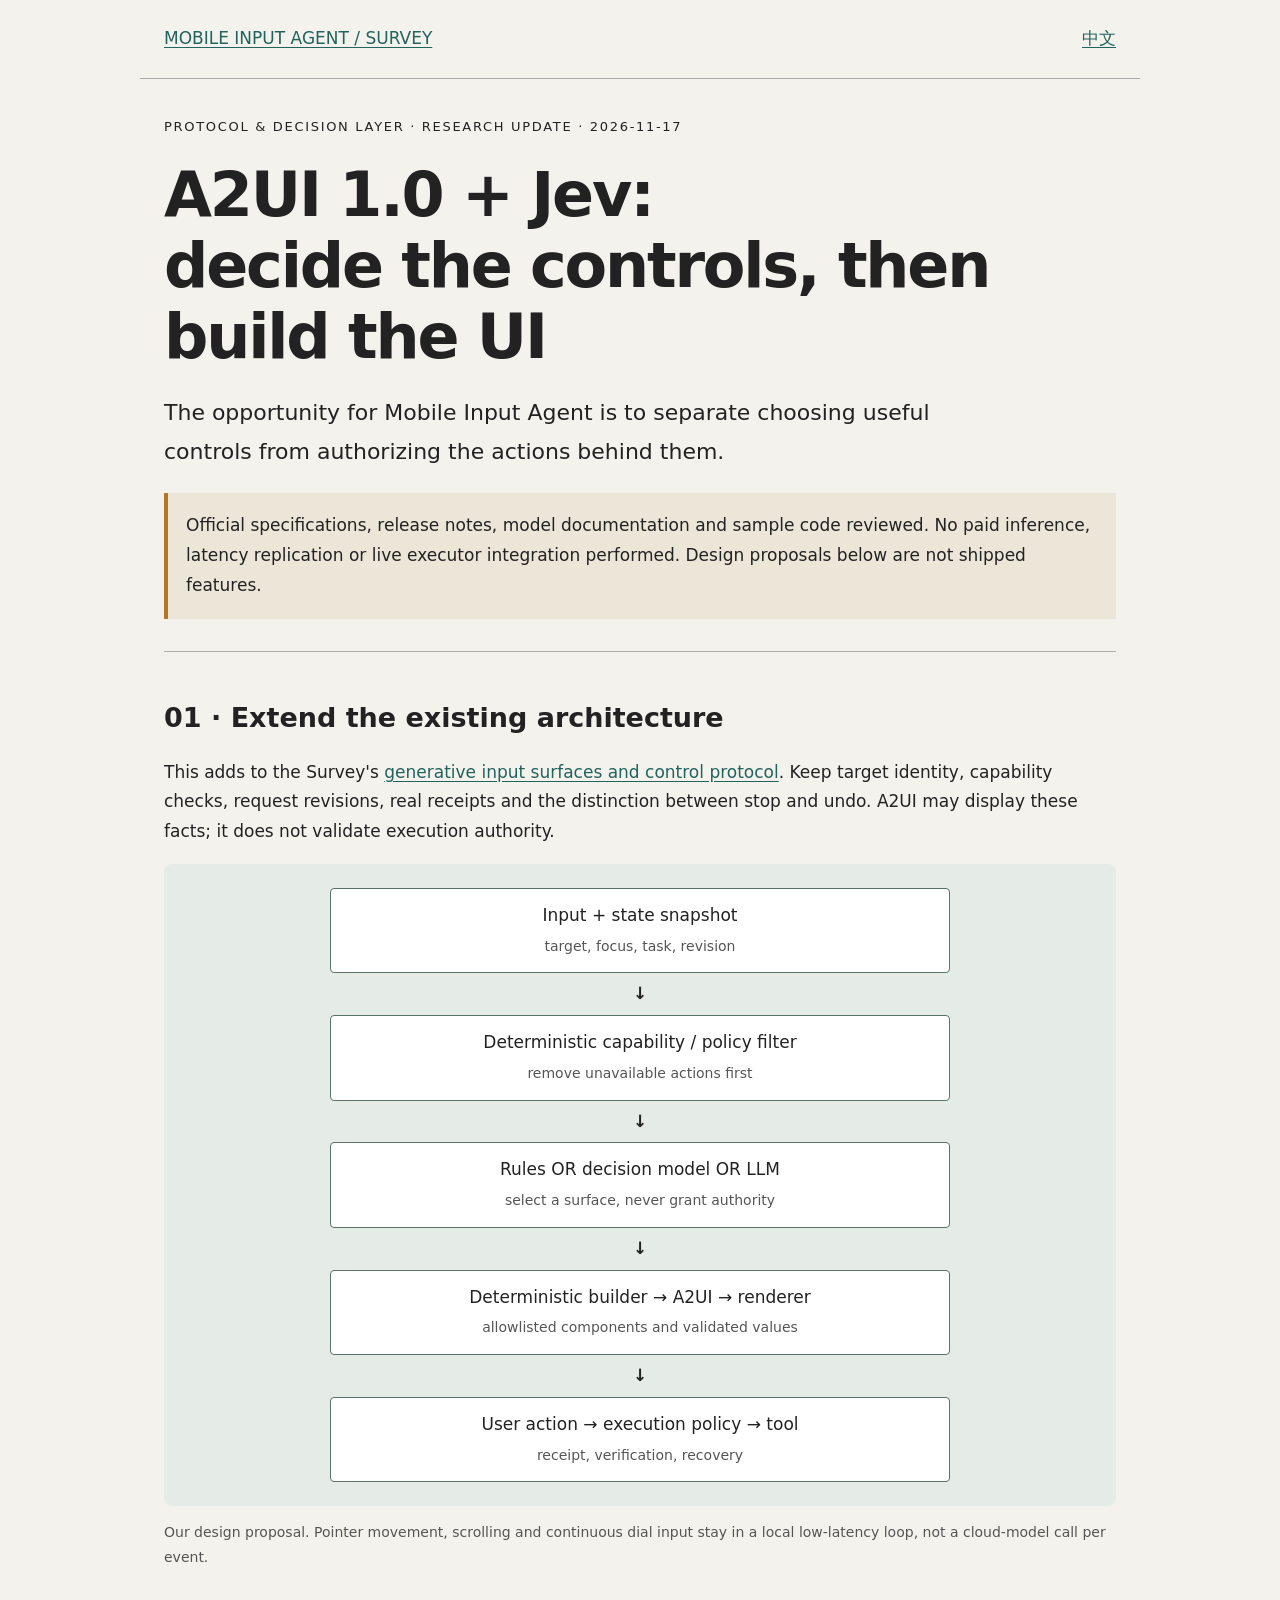
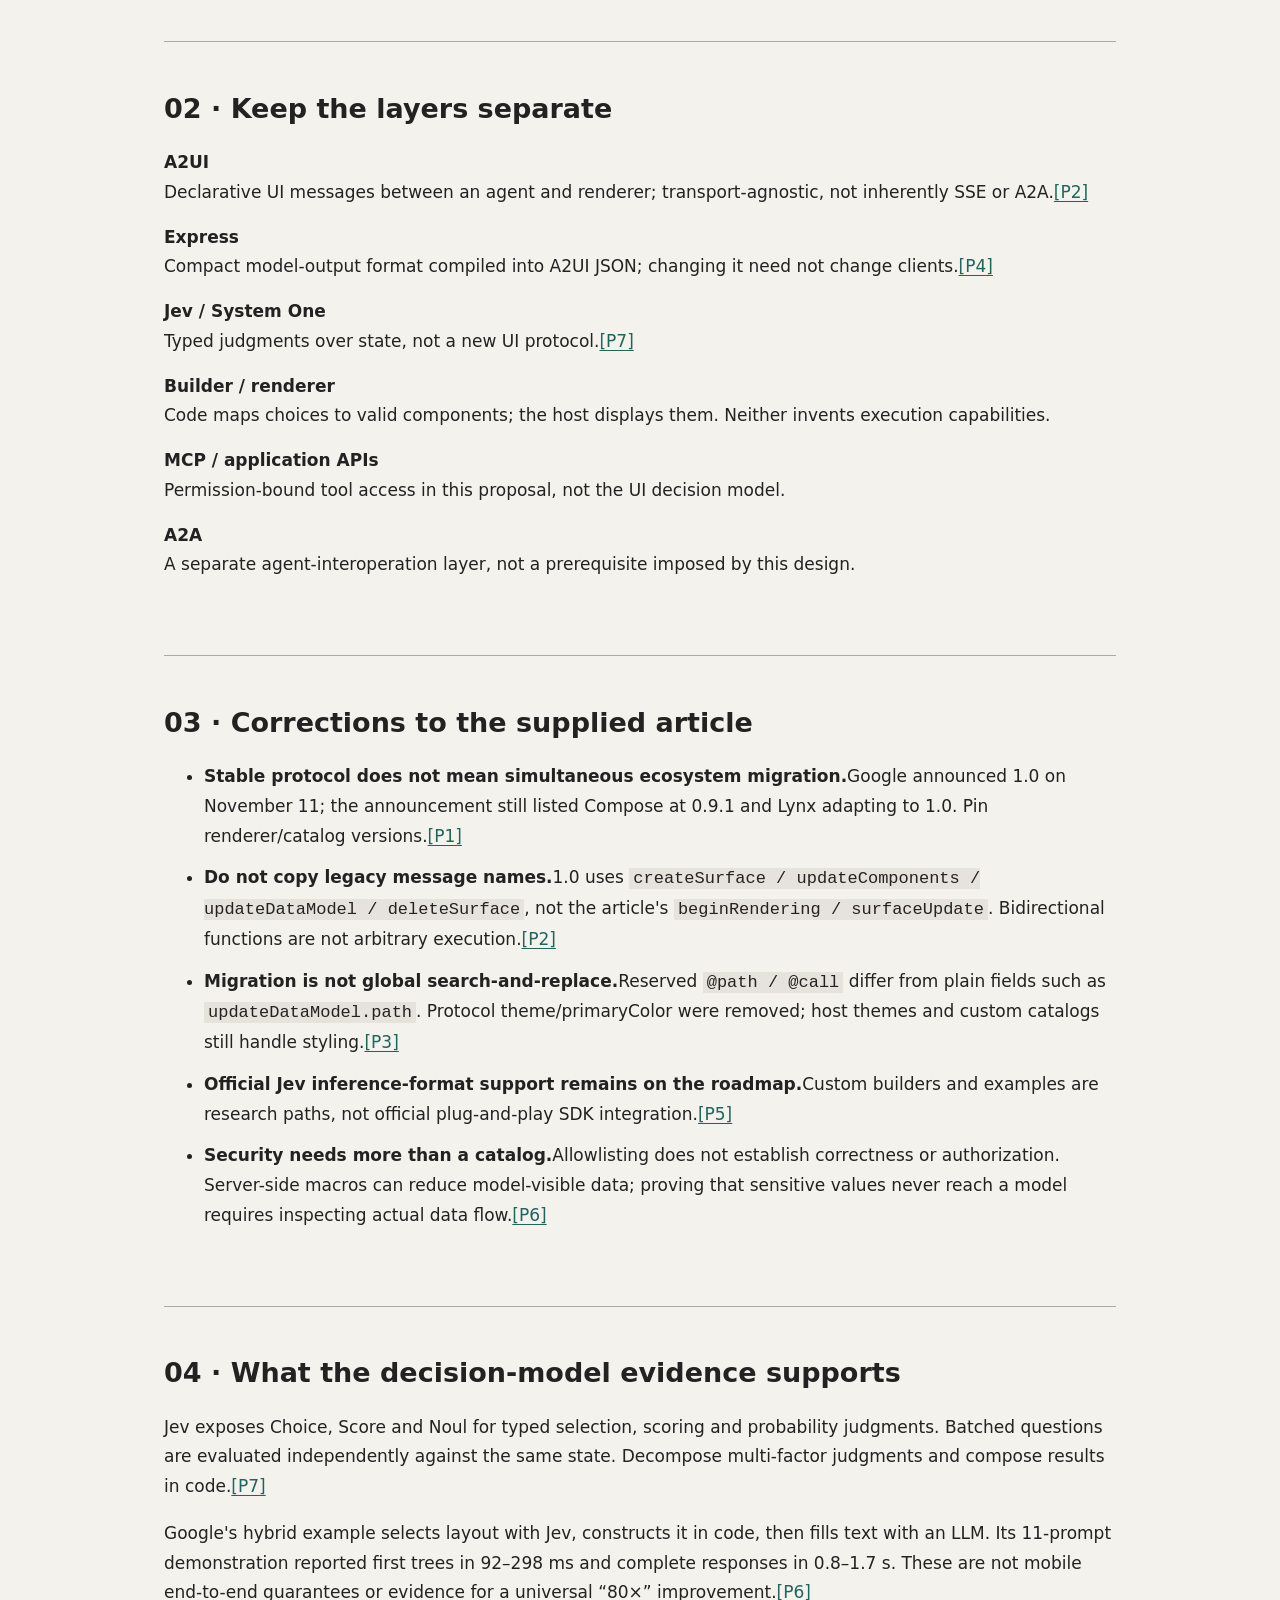
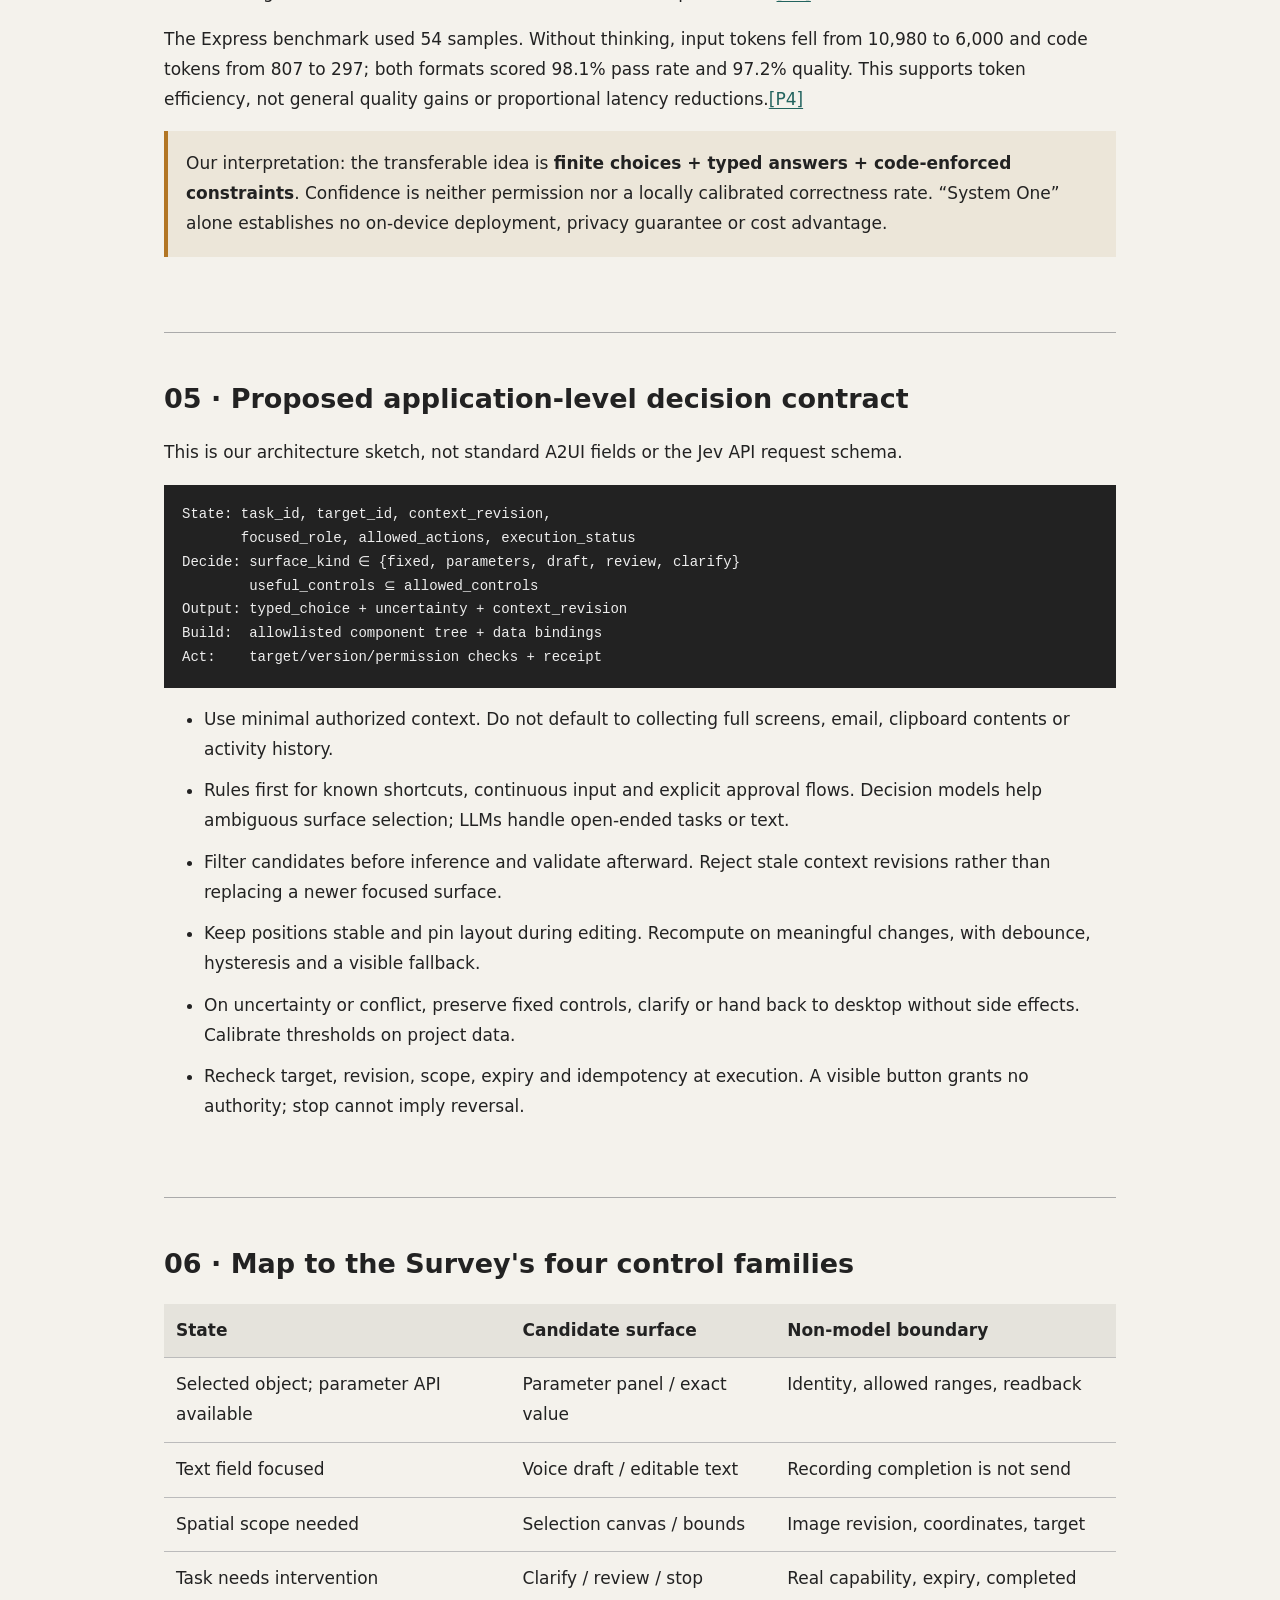
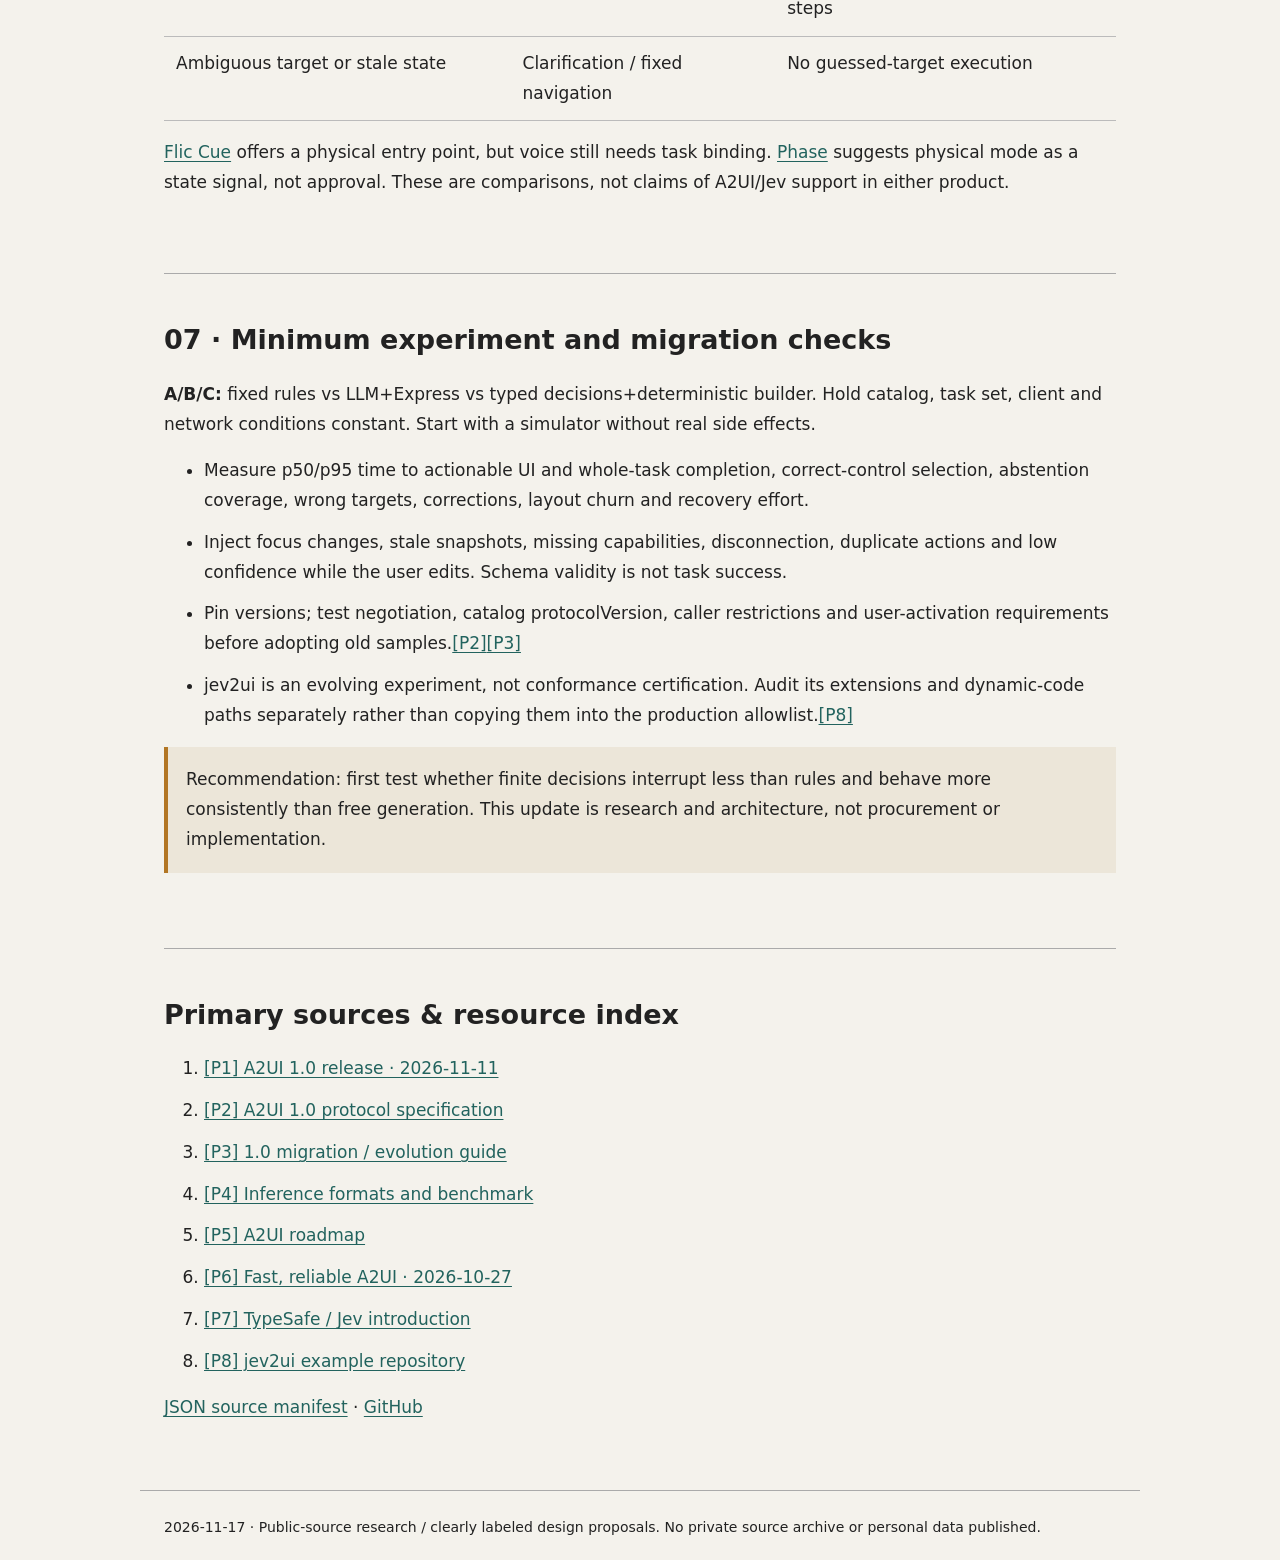
<file: site/protocol-decision-models.en.html>
<!doctype html><html lang="en"><head><meta charset="utf-8"><meta name="viewport" content="width=device-width, initial-scale=1"><title>A2UI 1.0 + Jev | Mobile Input Agent</title><style>*{box-sizing:border-box}body{margin:0;background:#f4f2ec;color:#222;font:17px/1.75 system-ui,sans-serif}main,header,footer{max-width:1000px;margin:auto;padding:24px}header{border-bottom:1px solid #aaa;display:flex;justify-content:space-between;gap:16px;flex-wrap:wrap}a{color:#22635e;text-underline-offset:3px}h1{font-size:clamp(32px,5vw,62px);line-height:1.15;letter-spacing:-.035em;margin:20px 0}h2{font-size:27px;line-height:1.3}section{border-top:1px solid #aaa;padding:26px 0;margin-top:32px}.kicker{font-size:13px;text-transform:uppercase;letter-spacing:.13em}.lead{font-size:22px;max-width:820px}.note{border-left:4px solid #b27624;background:#ece6d9;padding:18px}.flow{display:flex;flex-direction:column;align-items:center;text-align:center;gap:6px;background:#e5ece7;padding:24px;border-radius:8px}.flow div{background:#fff;border:1px solid #59726a;padding:12px;width:min(100%,620px);border-radius:4px}.flow small,.caption{font-size:14px;color:#555}dt{font-weight:750;margin-top:15px}dd{margin-left:0}li{margin:12px 0}code{overflow-wrap:anywhere;background:#e5e3dc;padding:1px 4px}pre{background:#222;color:#eee;padding:18px;overflow:auto;font-size:14px;line-height:1.7}.table{overflow:auto}table{border-collapse:collapse;width:100%;min-width:570px}th,td{border-bottom:1px solid #bbb;padding:12px;text-align:left;vertical-align:top}th{background:#e5e3dc}footer{font-size:14px;border-top:1px solid #aaa}.sources li{overflow-wrap:anywhere}</style></head><body><header><a href="index.en.html">MOBILE INPUT AGENT / SURVEY</a><nav><a href="protocol-decision-models.html">中文</a></nav></header><main><p class="kicker">Protocol & decision layer · Research update · 2026-11-17</p><h1>A2UI 1.0 + Jev:<br>decide the controls, then build the UI</h1><p class="lead">The opportunity for Mobile Input Agent is to separate choosing useful controls from authorizing the actions behind them.</p><p class="note">Official specifications, release notes, model documentation and sample code reviewed. No paid inference, latency replication or live executor integration performed. Design proposals below are not shipped features.</p>
<section><h2>01 · Extend the existing architecture</h2><p>This adds to the Survey's <a href="index.en.html#generative-input-surfaces">generative input surfaces and control protocol</a>. Keep target identity, capability checks, request revisions, real receipts and the distinction between stop and undo. A2UI may display these facts; it does not validate execution authority.</p><div class="flow"><div>Input + state snapshot<br><small>target, focus, task, revision</small></div><b>↓</b><div>Deterministic capability / policy filter<br><small>remove unavailable actions first</small></div><b>↓</b><div>Rules OR decision model OR LLM<br><small>select a surface, never grant authority</small></div><b>↓</b><div>Deterministic builder → A2UI → renderer<br><small>allowlisted components and validated values</small></div><b>↓</b><div>User action → execution policy → tool<br><small>receipt, verification, recovery</small></div></div><p class="caption">Our design proposal. Pointer movement, scrolling and continuous dial input stay in a local low-latency loop, not a cloud-model call per event.</p></section>
<section><h2>02 · Keep the layers separate</h2><dl><dt>A2UI</dt><dd>Declarative UI messages between an agent and renderer; transport-agnostic, not inherently SSE or A2A.<a href="https://a2ui.org/specification/v1.0-a2ui/">[P2]</a></dd><dt>Express</dt><dd>Compact model-output format compiled into A2UI JSON; changing it need not change clients.<a href="https://a2ui.org/concepts/inference-formats/">[P4]</a></dd><dt>Jev / System One</dt><dd>Typed judgments over state, not a new UI protocol.<a href="https://docs.typesafe.ai/introduction">[P7]</a></dd><dt>Builder / renderer</dt><dd>Code maps choices to valid components; the host displays them. Neither invents execution capabilities.</dd><dt>MCP / application APIs</dt><dd>Permission-bound tool access in this proposal, not the UI decision model.</dd><dt>A2A</dt><dd>A separate agent-interoperation layer, not a prerequisite imposed by this design.</dd></dl></section>
<section><h2>03 · Corrections to the supplied article</h2><ul><li><strong>Stable protocol does not mean simultaneous ecosystem migration.</strong>Google announced 1.0 on November 11; the announcement still listed Compose at 0.9.1 and Lynx adapting to 1.0. Pin renderer/catalog versions.<a href="https://developers.googleblog.com/a2ui-10-build-delightful-fast-reliable-agentic-experiences/">[P1]</a></li><li><strong>Do not copy legacy message names.</strong>1.0 uses <code>createSurface / updateComponents / updateDataModel / deleteSurface</code>, not the article's <code>beginRendering / surfaceUpdate</code>. Bidirectional functions are not arbitrary execution.<a href="https://a2ui.org/specification/v1.0-a2ui/">[P2]</a></li><li><strong>Migration is not global search-and-replace.</strong>Reserved <code>@path / @call</code> differ from plain fields such as <code>updateDataModel.path</code>. Protocol theme/primaryColor were removed; host themes and custom catalogs still handle styling.<a href="https://a2ui.org/specification/v1.0-evolution-guide/">[P3]</a></li><li><strong>Official Jev inference-format support remains on the roadmap.</strong>Custom builders and examples are research paths, not official plug-and-play SDK integration.<a href="https://a2ui.org/roadmap/">[P5]</a></li><li><strong>Security needs more than a catalog.</strong>Allowlisting does not establish correctness or authorization. Server-side macros can reduce model-visible data; proving that sensitive values never reach a model requires inspecting actual data flow.<a href="https://developers.googleblog.com/en/fast-reliable-a2ui/">[P6]</a></li></ul></section>
<section><h2>04 · What the decision-model evidence supports</h2><p>Jev exposes Choice, Score and Noul for typed selection, scoring and probability judgments. Batched questions are evaluated independently against the same state. Decompose multi-factor judgments and compose results in code.<a href="https://docs.typesafe.ai/introduction">[P7]</a></p><p>Google's hybrid example selects layout with Jev, constructs it in code, then fills text with an LLM. Its 11-prompt demonstration reported first trees in 92–298 ms and complete responses in 0.8–1.7 s. These are not mobile end-to-end guarantees or evidence for a universal “80×” improvement.<a href="https://developers.googleblog.com/en/fast-reliable-a2ui/">[P6]</a></p><p>The Express benchmark used 54 samples. Without thinking, input tokens fell from 10,980 to 6,000 and code tokens from 807 to 297; both formats scored 98.1% pass rate and 97.2% quality. This supports token efficiency, not general quality gains or proportional latency reductions.<a href="https://a2ui.org/concepts/inference-formats/">[P4]</a></p><p class="note">Our interpretation: the transferable idea is <strong>finite choices + typed answers + code-enforced constraints</strong>. Confidence is neither permission nor a locally calibrated correctness rate. “System One” alone establishes no on-device deployment, privacy guarantee or cost advantage.</p></section>
<section><h2>05 · Proposed application-level decision contract</h2><p>This is our architecture sketch, not standard A2UI fields or the Jev API request schema.</p><pre>State: task_id, target_id, context_revision,
       focused_role, allowed_actions, execution_status
Decide: surface_kind ∈ {fixed, parameters, draft, review, clarify}
        useful_controls ⊆ allowed_controls
Output: typed_choice + uncertainty + context_revision
Build:  allowlisted component tree + data bindings
Act:    target/version/permission checks + receipt</pre><ul><li>Use minimal authorized context. Do not default to collecting full screens, email, clipboard contents or activity history.</li><li>Rules first for known shortcuts, continuous input and explicit approval flows. Decision models help ambiguous surface selection; LLMs handle open-ended tasks or text.</li><li>Filter candidates before inference and validate afterward. Reject stale context revisions rather than replacing a newer focused surface.</li><li>Keep positions stable and pin layout during editing. Recompute on meaningful changes, with debounce, hysteresis and a visible fallback.</li><li>On uncertainty or conflict, preserve fixed controls, clarify or hand back to desktop without side effects. Calibrate thresholds on project data.</li><li>Recheck target, revision, scope, expiry and idempotency at execution. A visible button grants no authority; stop cannot imply reversal.</li></ul></section>
<section><h2>06 · Map to the Survey's four control families</h2><div class="table"><table><thead><tr><th>State</th><th>Candidate surface</th><th>Non-model boundary</th></tr></thead><tbody><tr><td>Selected object; parameter API available</td><td>Parameter panel / exact value</td><td>Identity, allowed ranges, readback</td></tr><tr><td>Text field focused</td><td>Voice draft / editable text</td><td>Recording completion is not send</td></tr><tr><td>Spatial scope needed</td><td>Selection canvas / bounds</td><td>Image revision, coordinates, target</td></tr><tr><td>Task needs intervention</td><td>Clarify / review / stop</td><td>Real capability, expiry, completed steps</td></tr><tr><td>Ambiguous target or stale state</td><td>Clarification / fixed navigation</td><td>No guessed-target execution</td></tr></tbody></table></div><p><a href="index.en.html#flic-cue-nov17">Flic Cue</a> offers a physical entry point, but voice still needs task binding. <a href="index.en.html#phase-nov17">Phase</a> suggests physical mode as a state signal, not approval. These are comparisons, not claims of A2UI/Jev support in either product.</p></section>
<section><h2>07 · Minimum experiment and migration checks</h2><p><strong>A/B/C:</strong> fixed rules vs LLM+Express vs typed decisions+deterministic builder. Hold catalog, task set, client and network conditions constant. Start with a simulator without real side effects.</p><ul><li>Measure p50/p95 time to actionable UI and whole-task completion, correct-control selection, abstention coverage, wrong targets, corrections, layout churn and recovery effort.</li><li>Inject focus changes, stale snapshots, missing capabilities, disconnection, duplicate actions and low confidence while the user edits. Schema validity is not task success.</li><li>Pin versions; test negotiation, catalog protocolVersion, caller restrictions and user-activation requirements before adopting old samples.<a href="https://a2ui.org/specification/v1.0-a2ui/">[P2]</a><a href="https://a2ui.org/specification/v1.0-evolution-guide/">[P3]</a></li><li>jev2ui is an evolving experiment, not conformance certification. Audit its extensions and dynamic-code paths separately rather than copying them into the production allowlist.<a href="https://github.com/dglazkov/jev2ui">[P8]</a></li></ul><p class="note">Recommendation: first test whether finite decisions interrupt less than rules and behave more consistently than free generation. This update is research and architecture, not procurement or implementation.</p></section><section class="sources"><h2>Primary sources & resource index</h2><ol><li id="P1"><a href="https://developers.googleblog.com/a2ui-10-build-delightful-fast-reliable-agentic-experiences/">[P1] A2UI 1.0 release · 2026-11-11</a></li><li id="P2"><a href="https://a2ui.org/specification/v1.0-a2ui/">[P2] A2UI 1.0 protocol specification</a></li><li id="P3"><a href="https://a2ui.org/specification/v1.0-evolution-guide/">[P3] 1.0 migration / evolution guide</a></li><li id="P4"><a href="https://a2ui.org/concepts/inference-formats/">[P4] Inference formats and benchmark</a></li><li id="P5"><a href="https://a2ui.org/roadmap/">[P5] A2UI roadmap</a></li><li id="P6"><a href="https://developers.googleblog.com/en/fast-reliable-a2ui/">[P6] Fast, reliable A2UI · 2026-10-27</a></li><li id="P7"><a href="https://docs.typesafe.ai/introduction">[P7] TypeSafe / Jev introduction</a></li><li id="P8"><a href="https://github.com/dglazkov/jev2ui">[P8] jev2ui example repository</a></li></ol><p><a href="data/research-nov17-protocol-decision.json">JSON source manifest</a> · <a href="https://github.com/purryc/mobile-input-agent-research">GitHub</a></p></section></main><footer>2026-11-17 · Public-source research / clearly labeled design proposals. No private source archive or personal data published.</footer></body></html>
</file>
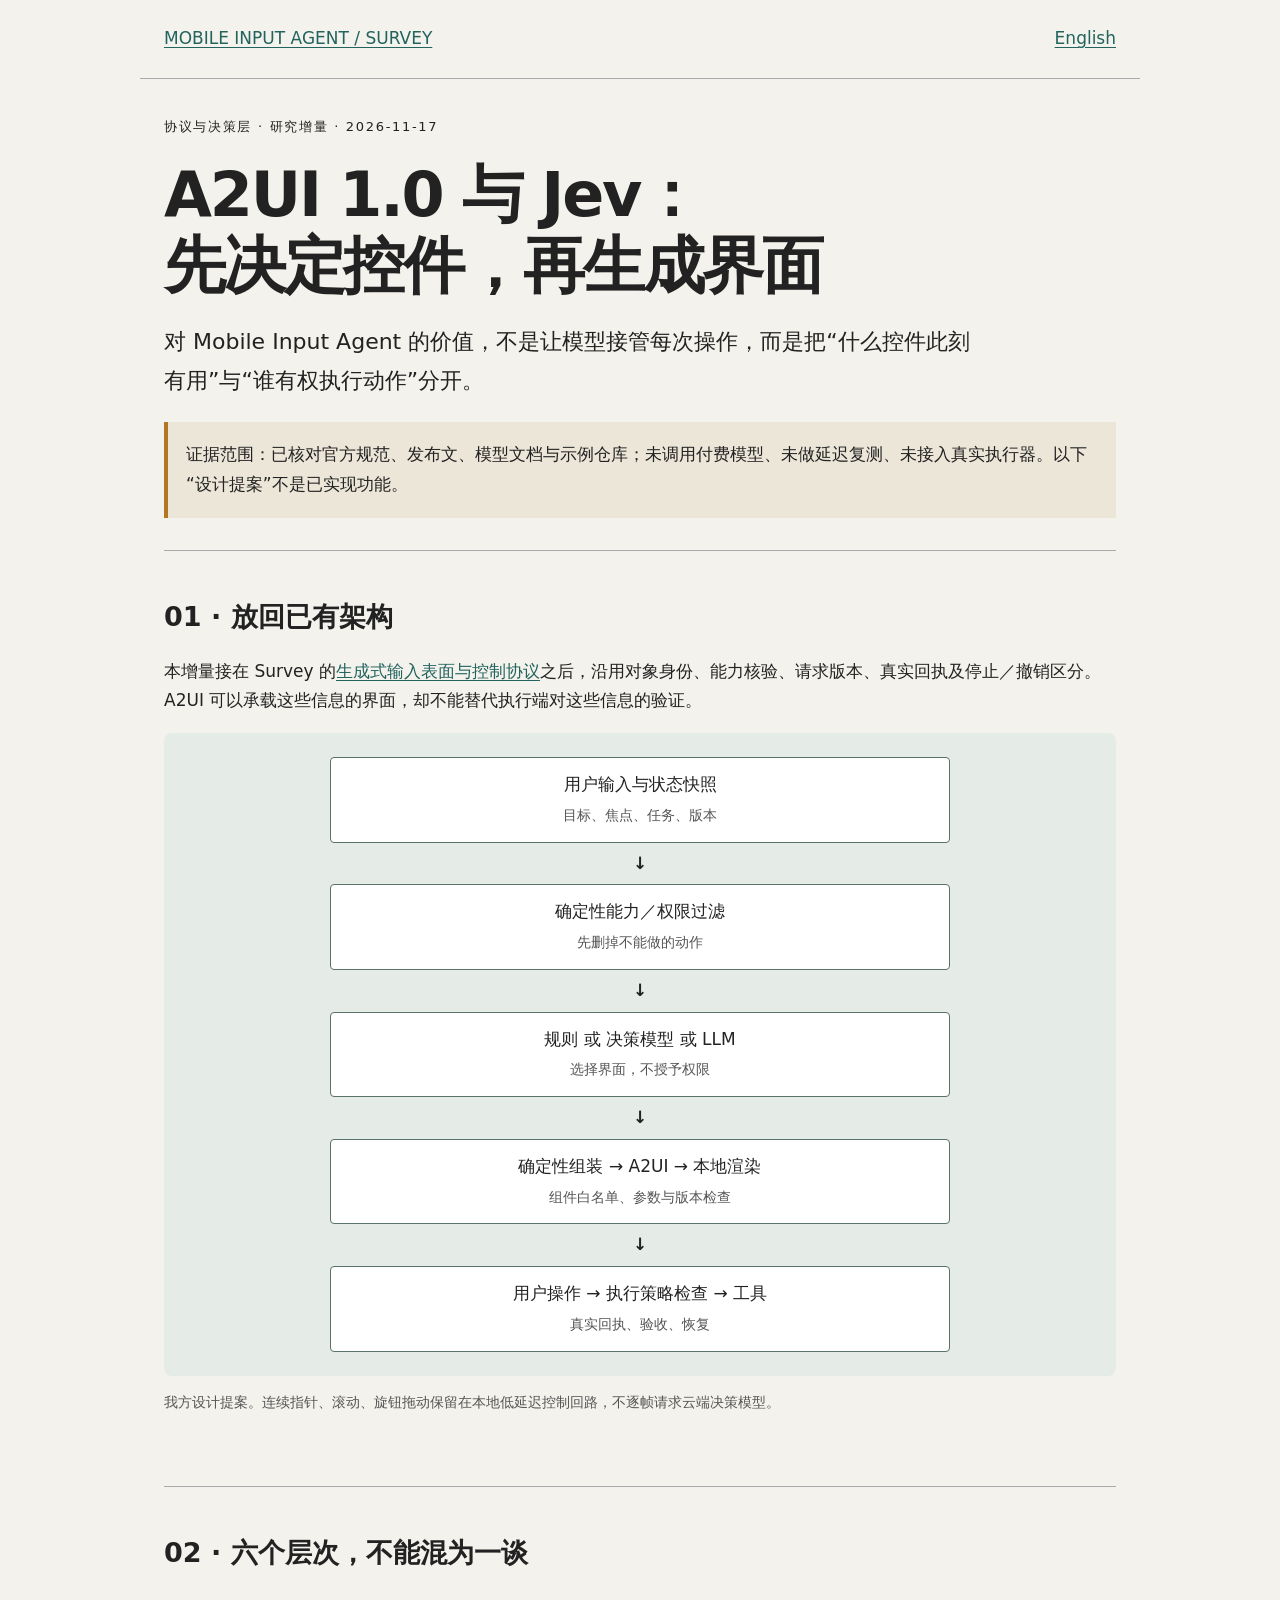
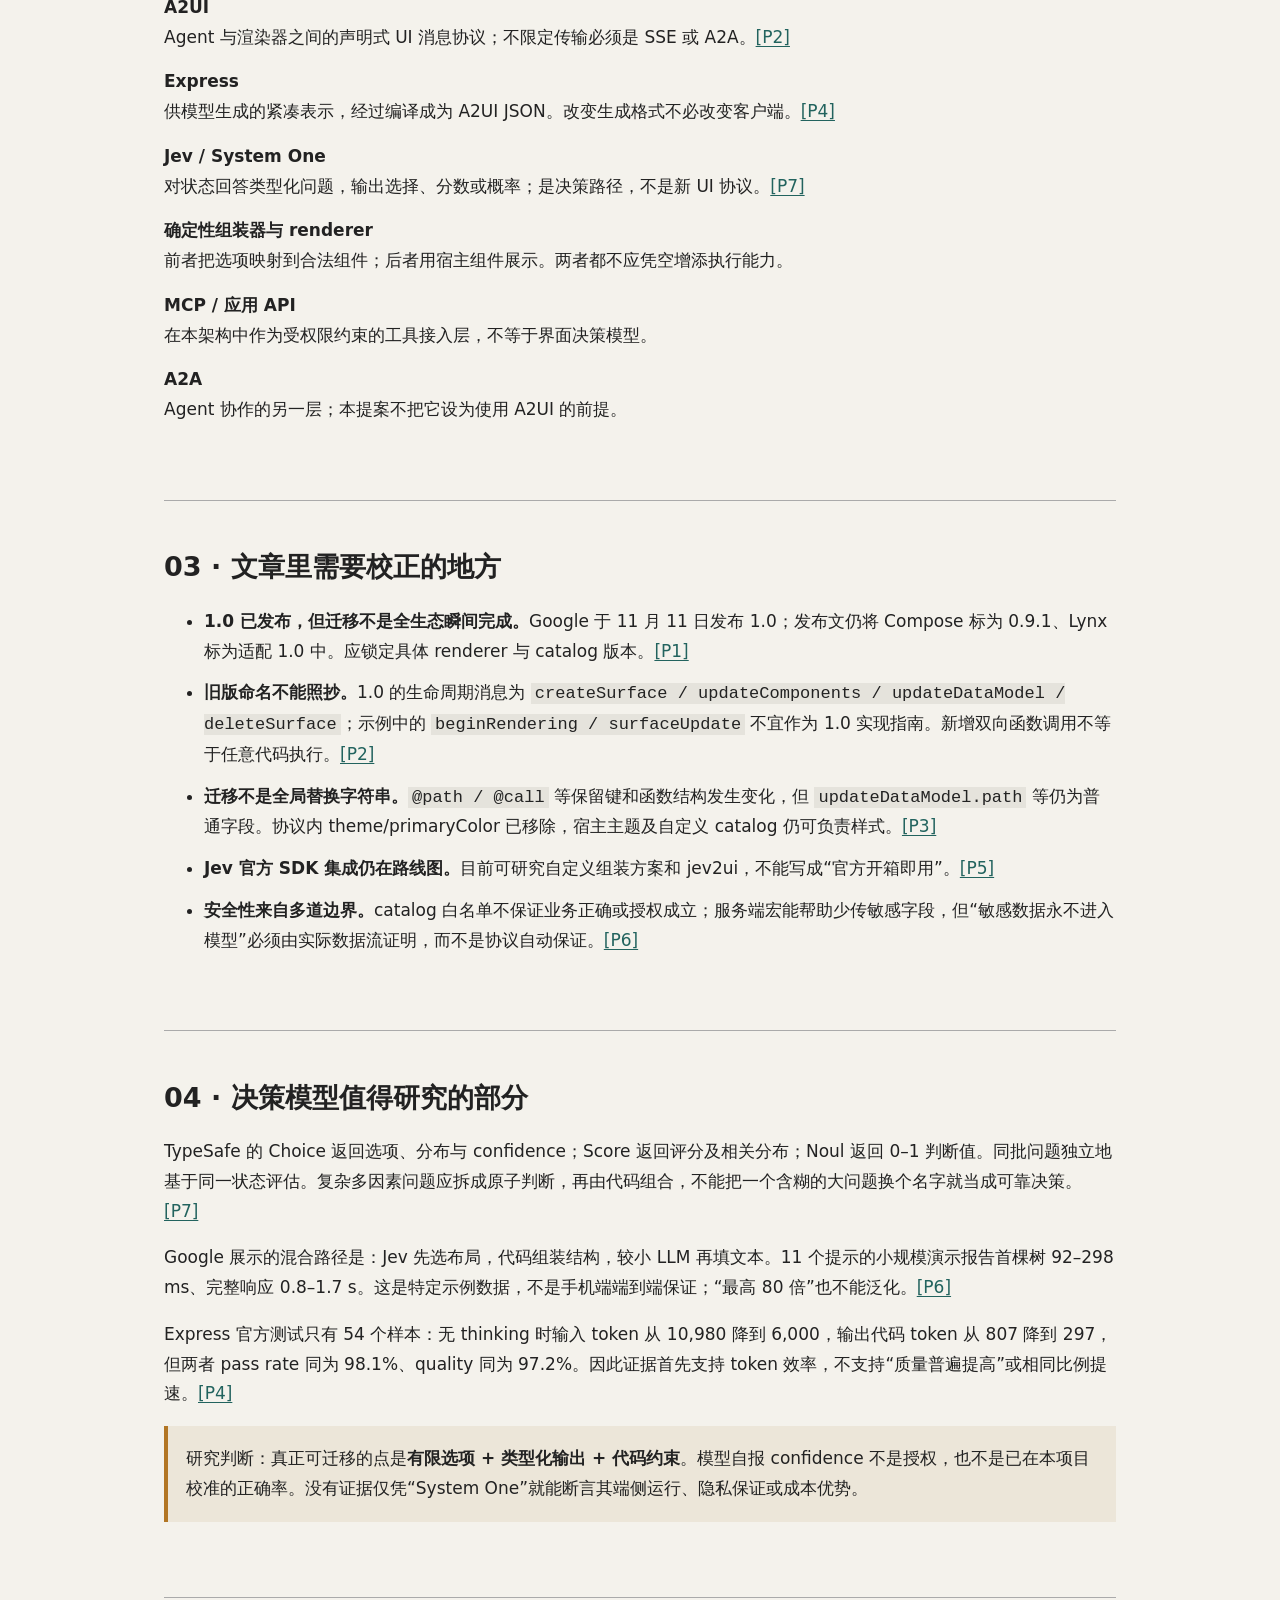
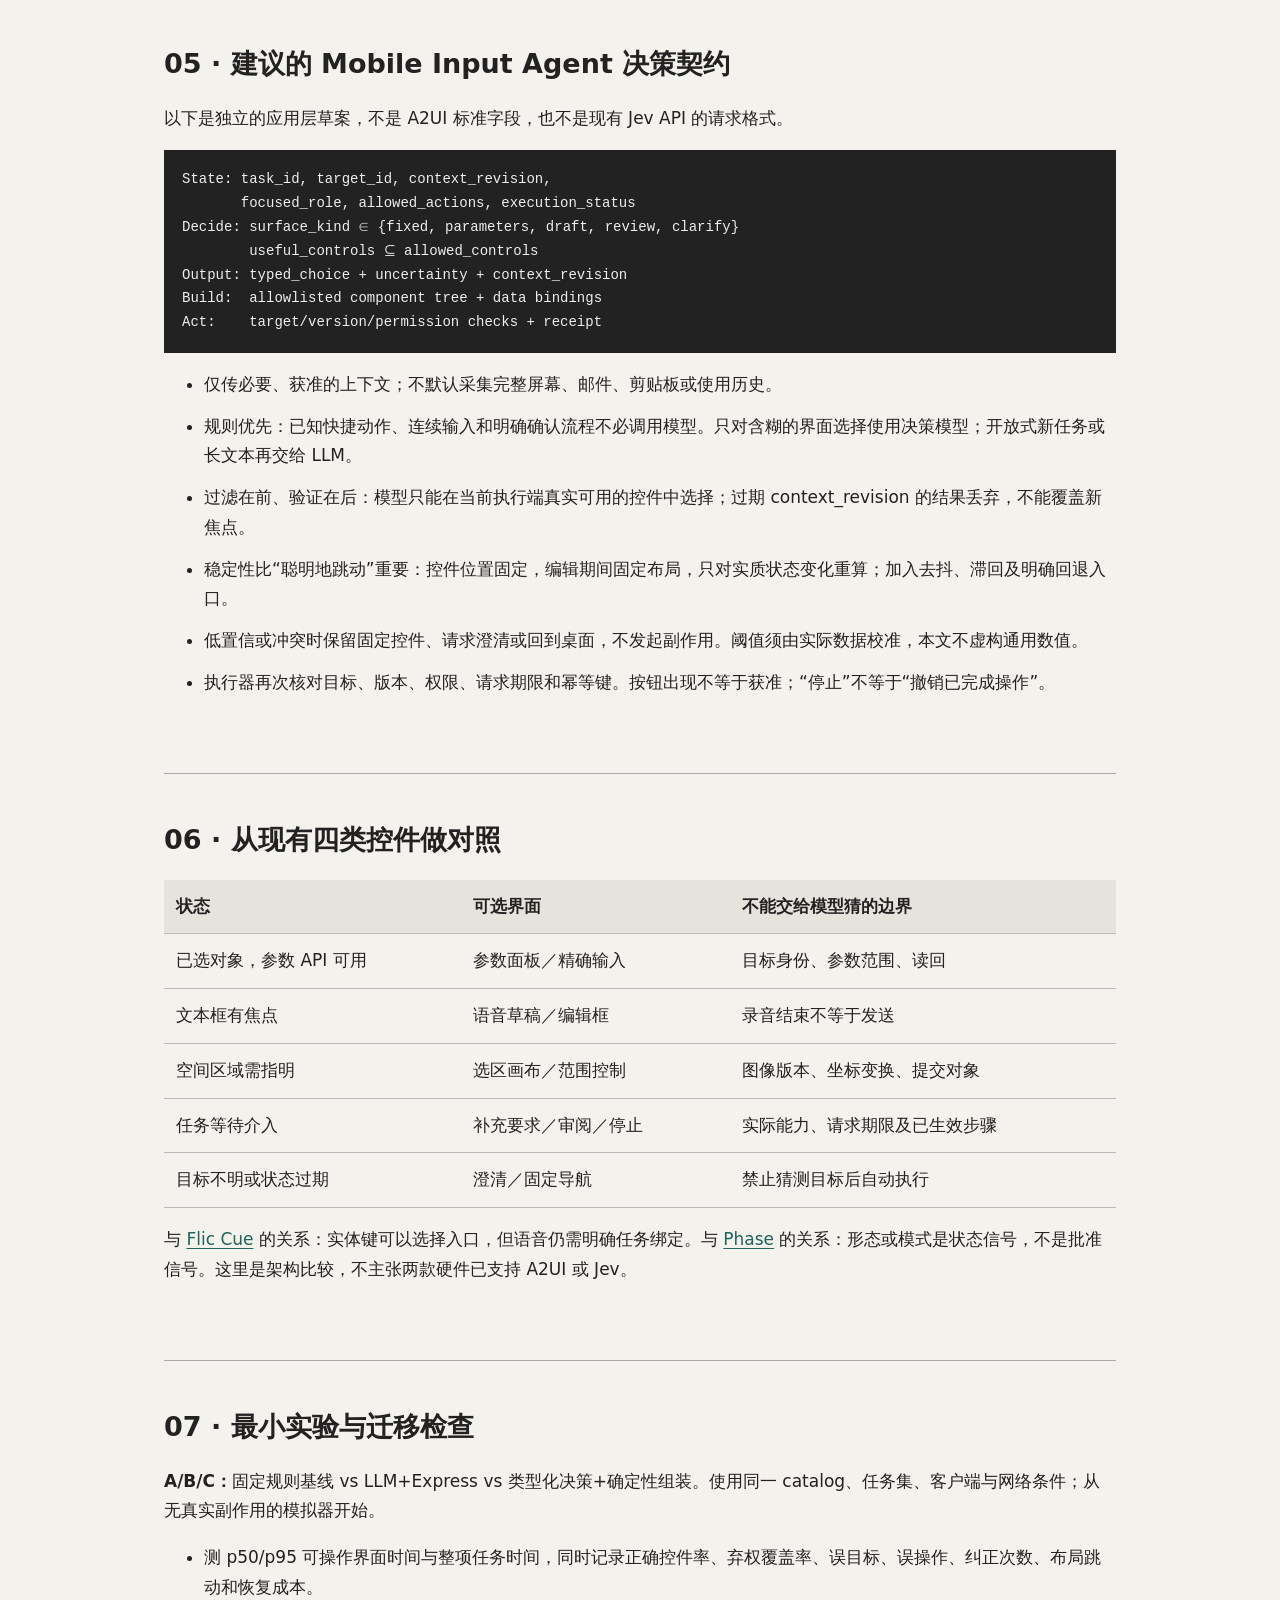
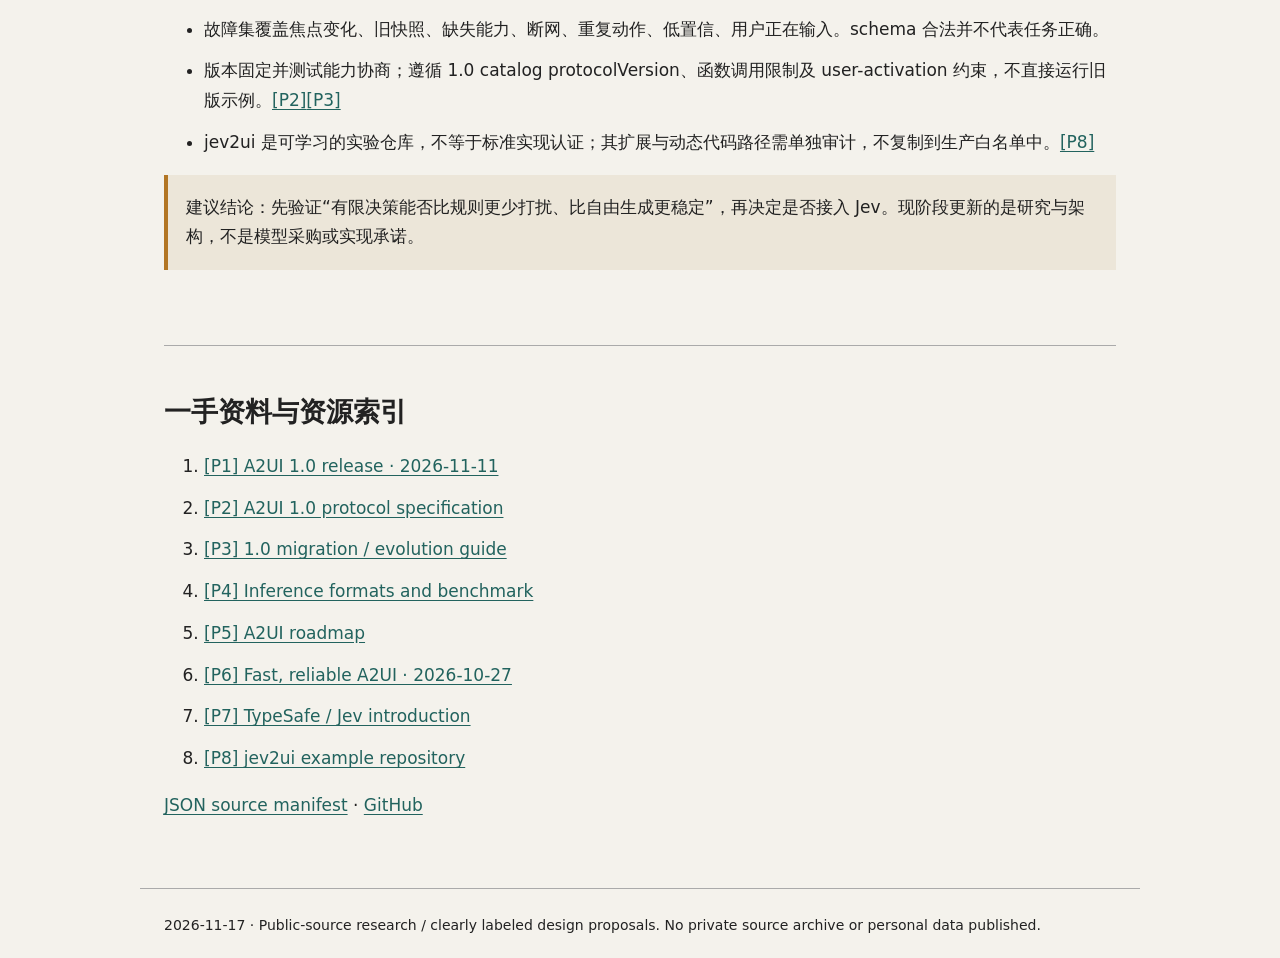
<file: site/protocol-decision-models.html>
<!doctype html><html lang="zh-CN"><head><meta charset="utf-8"><meta name="viewport" content="width=device-width, initial-scale=1"><title>A2UI 1.0 + Jev | Mobile Input Agent</title><style>*{box-sizing:border-box}body{margin:0;background:#f4f2ec;color:#222;font:17px/1.75 system-ui,sans-serif}main,header,footer{max-width:1000px;margin:auto;padding:24px}header{border-bottom:1px solid #aaa;display:flex;justify-content:space-between;gap:16px;flex-wrap:wrap}a{color:#22635e;text-underline-offset:3px}h1{font-size:clamp(32px,5vw,62px);line-height:1.15;letter-spacing:-.035em;margin:20px 0}h2{font-size:27px;line-height:1.3}section{border-top:1px solid #aaa;padding:26px 0;margin-top:32px}.kicker{font-size:13px;text-transform:uppercase;letter-spacing:.13em}.lead{font-size:22px;max-width:820px}.note{border-left:4px solid #b27624;background:#ece6d9;padding:18px}.flow{display:flex;flex-direction:column;align-items:center;text-align:center;gap:6px;background:#e5ece7;padding:24px;border-radius:8px}.flow div{background:#fff;border:1px solid #59726a;padding:12px;width:min(100%,620px);border-radius:4px}.flow small,.caption{font-size:14px;color:#555}dt{font-weight:750;margin-top:15px}dd{margin-left:0}li{margin:12px 0}code{overflow-wrap:anywhere;background:#e5e3dc;padding:1px 4px}pre{background:#222;color:#eee;padding:18px;overflow:auto;font-size:14px;line-height:1.7}.table{overflow:auto}table{border-collapse:collapse;width:100%;min-width:570px}th,td{border-bottom:1px solid #bbb;padding:12px;text-align:left;vertical-align:top}th{background:#e5e3dc}footer{font-size:14px;border-top:1px solid #aaa}.sources li{overflow-wrap:anywhere}</style></head><body><header><a href="index.html">MOBILE INPUT AGENT / SURVEY</a><nav><a href="protocol-decision-models.en.html">English</a></nav></header><main><p class="kicker">协议与决策层 · 研究增量 · 2026-11-17</p><h1>A2UI 1.0 与 Jev：<br>先决定控件，再生成界面</h1><p class="lead">对 Mobile Input Agent 的价值，不是让模型接管每次操作，而是把“什么控件此刻有用”与“谁有权执行动作”分开。</p><p class="note">证据范围：已核对官方规范、发布文、模型文档与示例仓库；未调用付费模型、未做延迟复测、未接入真实执行器。以下“设计提案”不是已实现功能。</p>
<section><h2>01 · 放回已有架构</h2><p>本增量接在 Survey 的<a href="index.html#generative-input-surfaces">生成式输入表面与控制协议</a>之后，沿用对象身份、能力核验、请求版本、真实回执及停止／撤销区分。A2UI 可以承载这些信息的界面，却不能替代执行端对这些信息的验证。</p><div class="flow" aria-label="建议架构"><div>用户输入与状态快照<br><small>目标、焦点、任务、版本</small></div><b>↓</b><div>确定性能力／权限过滤<br><small>先删掉不能做的动作</small></div><b>↓</b><div>规则 或 决策模型 或 LLM<br><small>选择界面，不授予权限</small></div><b>↓</b><div>确定性组装 → A2UI → 本地渲染<br><small>组件白名单、参数与版本检查</small></div><b>↓</b><div>用户操作 → 执行策略检查 → 工具<br><small>真实回执、验收、恢复</small></div></div><p class="caption">我方设计提案。连续指针、滚动、旋钮拖动保留在本地低延迟控制回路，不逐帧请求云端决策模型。</p></section>
<section><h2>02 · 六个层次，不能混为一谈</h2><dl><dt>A2UI</dt><dd>Agent 与渲染器之间的声明式 UI 消息协议；不限定传输必须是 SSE 或 A2A。<a href="https://a2ui.org/specification/v1.0-a2ui/">[P2]</a></dd><dt>Express</dt><dd>供模型生成的紧凑表示，经过编译成为 A2UI JSON。改变生成格式不必改变客户端。<a href="https://a2ui.org/concepts/inference-formats/">[P4]</a></dd><dt>Jev / System One</dt><dd>对状态回答类型化问题，输出选择、分数或概率；是决策路径，不是新 UI 协议。<a href="https://docs.typesafe.ai/introduction">[P7]</a></dd><dt>确定性组装器与 renderer</dt><dd>前者把选项映射到合法组件；后者用宿主组件展示。两者都不应凭空增添执行能力。</dd><dt>MCP / 应用 API</dt><dd>在本架构中作为受权限约束的工具接入层，不等于界面决策模型。</dd><dt>A2A</dt><dd>Agent 协作的另一层；本提案不把它设为使用 A2UI 的前提。</dd></dl></section>
<section><h2>03 · 文章里需要校正的地方</h2><ul><li><strong>1.0 已发布，但迁移不是全生态瞬间完成。</strong>Google 于 11 月 11 日发布 1.0；发布文仍将 Compose 标为 0.9.1、Lynx 标为适配 1.0 中。应锁定具体 renderer 与 catalog 版本。<a href="https://developers.googleblog.com/a2ui-10-build-delightful-fast-reliable-agentic-experiences/">[P1]</a></li><li><strong>旧版命名不能照抄。</strong>1.0 的生命周期消息为 <code>createSurface / updateComponents / updateDataModel / deleteSurface</code>；示例中的 <code>beginRendering / surfaceUpdate</code> 不宜作为 1.0 实现指南。新增双向函数调用不等于任意代码执行。<a href="https://a2ui.org/specification/v1.0-a2ui/">[P2]</a></li><li><strong>迁移不是全局替换字符串。</strong><code>@path / @call</code> 等保留键和函数结构发生变化，但 <code>updateDataModel.path</code> 等仍为普通字段。协议内 theme/primaryColor 已移除，宿主主题及自定义 catalog 仍可负责样式。<a href="https://a2ui.org/specification/v1.0-evolution-guide/">[P3]</a></li><li><strong>Jev 官方 SDK 集成仍在路线图。</strong>目前可研究自定义组装方案和 jev2ui，不能写成“官方开箱即用”。<a href="https://a2ui.org/roadmap/">[P5]</a></li><li><strong>安全性来自多道边界。</strong>catalog 白名单不保证业务正确或授权成立；服务端宏能帮助少传敏感字段，但“敏感数据永不进入模型”必须由实际数据流证明，而不是协议自动保证。<a href="https://developers.googleblog.com/en/fast-reliable-a2ui/">[P6]</a></li></ul></section>
<section><h2>04 · 决策模型值得研究的部分</h2><p>TypeSafe 的 Choice 返回选项、分布与 confidence；Score 返回评分及相关分布；Noul 返回 0–1 判断值。同批问题独立地基于同一状态评估。复杂多因素问题应拆成原子判断，再由代码组合，不能把一个含糊的大问题换个名字就当成可靠决策。<a href="https://docs.typesafe.ai/introduction">[P7]</a></p><p>Google 展示的混合路径是：Jev 先选布局，代码组装结构，较小 LLM 再填文本。11 个提示的小规模演示报告首棵树 92–298 ms、完整响应 0.8–1.7 s。这是特定示例数据，不是手机端端到端保证；“最高 80 倍”也不能泛化。<a href="https://developers.googleblog.com/en/fast-reliable-a2ui/">[P6]</a></p><p>Express 官方测试只有 54 个样本：无 thinking 时输入 token 从 10,980 降到 6,000，输出代码 token 从 807 降到 297，但两者 pass rate 同为 98.1%、quality 同为 97.2%。因此证据首先支持 token 效率，不支持“质量普遍提高”或相同比例提速。<a href="https://a2ui.org/concepts/inference-formats/">[P4]</a></p><p class="note">研究判断：真正可迁移的点是<strong>有限选项 + 类型化输出 + 代码约束</strong>。模型自报 confidence 不是授权，也不是已在本项目校准的正确率。没有证据仅凭“System One”就能断言其端侧运行、隐私保证或成本优势。</p></section>
<section><h2>05 · 建议的 Mobile Input Agent 决策契约</h2><p>以下是独立的应用层草案，不是 A2UI 标准字段，也不是现有 Jev API 的请求格式。</p><pre>State: task_id, target_id, context_revision,
       focused_role, allowed_actions, execution_status
Decide: surface_kind ∈ {fixed, parameters, draft, review, clarify}
        useful_controls ⊆ allowed_controls
Output: typed_choice + uncertainty + context_revision
Build:  allowlisted component tree + data bindings
Act:    target/version/permission checks + receipt</pre><ul><li>仅传必要、获准的上下文；不默认采集完整屏幕、邮件、剪贴板或使用历史。</li><li>规则优先：已知快捷动作、连续输入和明确确认流程不必调用模型。只对含糊的界面选择使用决策模型；开放式新任务或长文本再交给 LLM。</li><li>过滤在前、验证在后：模型只能在当前执行端真实可用的控件中选择；过期 context_revision 的结果丢弃，不能覆盖新焦点。</li><li>稳定性比“聪明地跳动”重要：控件位置固定，编辑期间固定布局，只对实质状态变化重算；加入去抖、滞回及明确回退入口。</li><li>低置信或冲突时保留固定控件、请求澄清或回到桌面，不发起副作用。阈值须由实际数据校准，本文不虚构通用数值。</li><li>执行器再次核对目标、版本、权限、请求期限和幂等键。按钮出现不等于获准；“停止”不等于“撤销已完成操作”。</li></ul></section>
<section><h2>06 · 从现有四类控件做对照</h2><div class="table"><table><thead><tr><th>状态</th><th>可选界面</th><th>不能交给模型猜的边界</th></tr></thead><tbody><tr><td>已选对象，参数 API 可用</td><td>参数面板／精确输入</td><td>目标身份、参数范围、读回</td></tr><tr><td>文本框有焦点</td><td>语音草稿／编辑框</td><td>录音结束不等于发送</td></tr><tr><td>空间区域需指明</td><td>选区画布／范围控制</td><td>图像版本、坐标变换、提交对象</td></tr><tr><td>任务等待介入</td><td>补充要求／审阅／停止</td><td>实际能力、请求期限及已生效步骤</td></tr><tr><td>目标不明或状态过期</td><td>澄清／固定导航</td><td>禁止猜测目标后自动执行</td></tr></tbody></table></div><p>与 <a href="index.html#flic-cue-nov17">Flic Cue</a> 的关系：实体键可以选择入口，但语音仍需明确任务绑定。与 <a href="index.html#phase-nov17">Phase</a> 的关系：形态或模式是状态信号，不是批准信号。这里是架构比较，不主张两款硬件已支持 A2UI 或 Jev。</p></section>
<section><h2>07 · 最小实验与迁移检查</h2><p><strong>A/B/C：</strong>固定规则基线 vs LLM+Express vs 类型化决策+确定性组装。使用同一 catalog、任务集、客户端与网络条件；从无真实副作用的模拟器开始。</p><ul><li>测 p50/p95 可操作界面时间与整项任务时间，同时记录正确控件率、弃权覆盖率、误目标、误操作、纠正次数、布局跳动和恢复成本。</li><li>故障集覆盖焦点变化、旧快照、缺失能力、断网、重复动作、低置信、用户正在输入。schema 合法并不代表任务正确。</li><li>版本固定并测试能力协商；遵循 1.0 catalog protocolVersion、函数调用限制及 user-activation 约束，不直接运行旧版示例。<a href="https://a2ui.org/specification/v1.0-a2ui/">[P2]</a><a href="https://a2ui.org/specification/v1.0-evolution-guide/">[P3]</a></li><li>jev2ui 是可学习的实验仓库，不等于标准实现认证；其扩展与动态代码路径需单独审计，不复制到生产白名单中。<a href="https://github.com/dglazkov/jev2ui">[P8]</a></li></ul><p class="note">建议结论：先验证“有限决策能否比规则更少打扰、比自由生成更稳定”，再决定是否接入 Jev。现阶段更新的是研究与架构，不是模型采购或实现承诺。</p></section><section class="sources"><h2>一手资料与资源索引</h2><ol><li id="P1"><a href="https://developers.googleblog.com/a2ui-10-build-delightful-fast-reliable-agentic-experiences/">[P1] A2UI 1.0 release · 2026-11-11</a></li><li id="P2"><a href="https://a2ui.org/specification/v1.0-a2ui/">[P2] A2UI 1.0 protocol specification</a></li><li id="P3"><a href="https://a2ui.org/specification/v1.0-evolution-guide/">[P3] 1.0 migration / evolution guide</a></li><li id="P4"><a href="https://a2ui.org/concepts/inference-formats/">[P4] Inference formats and benchmark</a></li><li id="P5"><a href="https://a2ui.org/roadmap/">[P5] A2UI roadmap</a></li><li id="P6"><a href="https://developers.googleblog.com/en/fast-reliable-a2ui/">[P6] Fast, reliable A2UI · 2026-10-27</a></li><li id="P7"><a href="https://docs.typesafe.ai/introduction">[P7] TypeSafe / Jev introduction</a></li><li id="P8"><a href="https://github.com/dglazkov/jev2ui">[P8] jev2ui example repository</a></li></ol><p><a href="data/research-nov17-protocol-decision.json">JSON source manifest</a> · <a href="https://github.com/purryc/mobile-input-agent-research">GitHub</a></p></section></main><footer>2026-11-17 · Public-source research / clearly labeled design proposals. No private source archive or personal data published.</footer></body></html>
</file>
<file: site/assets/report.css>
:root{--ink:#15252a;--muted:#607176;--red:#c7000b;--red-soft:#fceeee;--green:#146751;--line:#d9e0df;--paper:#f5f6f3;--blue:#295e81;--amber:#986006;--max:1260px}*{box-sizing:border-box}html{scroll-behavior:smooth;scroll-padding-top:100px}body{margin:0;color:var(--ink);font-family:-apple-system,BlinkMacSystemFont,"PingFang SC","Microsoft YaHei",sans-serif;font-size:16px;line-height:1.8;background:#fff}a{color:var(--blue);text-decoration-thickness:1px;text-underline-offset:3px}button,select{font:inherit}button{cursor:pointer}img,svg{display:block;max-width:100%;height:auto}figure{margin:0}h1,h2,h3,h4,p{margin-top:0}h1,h2,h3,h4{font-weight:650;line-height:1.35;letter-spacing:-.025em}h1{font-size:clamp(36px,5.3vw,72px);line-height:1.2;margin-bottom:27px}h2{font-size:clamp(28px,3.3vw,42px);margin-bottom:20px}h3{font-size:23px;margin:36px 0 16px}h4{font-size:18px;margin:0 0 10px}p{margin-bottom:16px}ul,ol{padding-left:1.3em;margin-top:0}li{margin-bottom:8px}strong{font-weight:650}.wrap{width:min(var(--max),calc(100% - 72px));margin:auto}.masthead{border-top:5px solid var(--red);border-bottom:1px solid var(--line);padding:19px 0;font-size:12px;letter-spacing:.13em}.masthead .wrap{display:flex;justify-content:space-between;gap:18px}.wordmark{font-weight:750}.hero{padding:66px 0 48px;background:linear-gradient(110deg,#fff 60%,#f1f4f0)}.hero-grid{display:grid;grid-template-columns:1.25fr 1fr;gap:44px;align-items:center}.eyebrow{font-size:12px;font-weight:750;letter-spacing:.16em;color:var(--red);margin-bottom:19px}.lead{font-size:20px;line-height:1.75;max-width:850px}.deck{font-size:16px;color:var(--muted)}.meta{display:flex;flex-wrap:wrap;gap:10px 22px;font-size:12px;color:var(--muted);margin-top:26px}.hero-note{font-size:12px;color:var(--muted);margin-top:15px}.sticky-nav{position:sticky;top:0;z-index:10;border-block:1px solid var(--line);background:rgba(255,255,255,.97);backdrop-filter:blur(8px)}.nav-inner{display:flex;align-items:center;gap:22px;padding:13px 0}.toc{display:flex;gap:20px;overflow-x:auto;scrollbar-width:thin;flex:1;min-width:0}.toc a{font-size:13px;font-weight:600;white-space:nowrap;color:var(--muted);text-decoration:none}.toc a:hover,.toc a[aria-current=true]{color:var(--red)}.print-btn{background:var(--ink);color:#fff;border:0;border-radius:4px;padding:7px 14px;white-space:nowrap;font-size:12px}.section{padding:66px 0;border-bottom:1px solid var(--line)}.section-tint{background:var(--paper)}.section-head{display:grid;grid-template-columns:72px 1fr;gap:24px;margin-bottom:28px}.section-no{font-size:48px;color:var(--red);line-height:1.2;letter-spacing:-.06em}.section-head p{max-width:850px;color:var(--muted);margin:0}.section h2{margin-bottom:12px}.intro{font-size:18px;max-width:1000px}.grid{display:grid;gap:24px}.g2{grid-template-columns:repeat(2,minmax(0,1fr))}.g3{grid-template-columns:repeat(3,minmax(0,1fr))}.g4{grid-template-columns:repeat(4,minmax(0,1fr))}.panel{padding:26px;background:white;border:1px solid var(--line);border-radius:7px;min-width:0}.panel h3{margin-top:0}.panel p:last-child,.panel ul:last-child{margin-bottom:0}.panel-accent{border-top:4px solid var(--red)}.takeaway{border-left:4px solid var(--red);padding:24px 28px;background:var(--red-soft);margin:26px 0}.takeaway p:last-child{margin-bottom:0}.tag{display:inline-block;border-radius:3px;padding:2px 8px;font-size:11px;font-weight:650;line-height:1.6;letter-spacing:.02em;margin:0 6px 7px 0;vertical-align:middle}.live{background:#e6f2ea;color:#176343}.test{background:#eaf1f8;color:#245d8e}.demo{background:#fff0d6;color:#8e5d0d}.infer{background:#ecebef;color:#66616c}.gap{background:#fdeae8;color:#993d34}.ref{font-size:11px;vertical-align:super;white-space:nowrap;margin-left:3px;text-decoration:none}.small,.caption,figcaption{font-size:12px;line-height:1.65;color:var(--muted)}figcaption{padding:12px 2px 4px}.product-photo{width:100%;height:280px;object-fit:contain;background:#f0f2ef;border-radius:5px}.wide-photo{height:auto;max-height:460px;object-fit:contain;width:100%;background:#f1f3ef}.evidence-top{display:flex;justify-content:space-between;align-items:flex-start;gap:16px}.evidence-top h3{margin-top:0}.evidence-note{font-size:13px;line-height:1.7;padding-top:16px;border-top:1px solid var(--line);margin-top:16px}.toolbar{display:flex;gap:12px;align-items:center;flex-wrap:wrap;margin:26px 0 20px}.toolbar span{font-size:13px;color:var(--muted)}.filter{font-size:12px;border:1px solid var(--line);background:white;color:var(--muted);padding:7px 13px;border-radius:20px}.filter[aria-pressed=true]{background:var(--ink);border-color:var(--ink);color:white}.table-wrap{overflow-x:auto;max-width:100%;border:1px solid var(--line);border-radius:6px;background:white;margin:24px 0}.table-wrap table{width:100%;border-collapse:collapse;min-width:780px;text-align:left;font-size:13px;line-height:1.65}.table-wrap th{background:#eaf0ee;font-weight:650}.table-wrap td,.table-wrap th{padding:14px 16px;vertical-align:top;border-bottom:1px solid var(--line);border-right:1px solid var(--line)}.table-wrap td:last-child,.table-wrap th:last-child{border-right:0}.table-wrap tr:last-child td{border-bottom:0}.table-wrap td:first-child{font-weight:650;width:150px}.reading-note{font-size:12px;color:var(--muted);margin-top:-10px}.number-card .num{display:block;font-size:39px;font-weight:650;line-height:1.15;color:var(--red);margin-bottom:18px}.number-card p{font-size:14px}.quote{font-size:26px;font-weight:600;line-height:1.65;border-block:1px solid var(--line);padding:30px 0;margin:28px 0}.pathway{display:grid;grid-template-columns:155px 1fr;gap:24px;margin:22px 0;padding-bottom:22px;border-bottom:1px solid var(--line)}.pathway h4{color:var(--red)}.pathway p{margin-bottom:8px;font-size:14px}.flow{display:flex;gap:10px;align-items:stretch;margin:24px 0}.flow .step{flex:1;min-width:0;padding:18px;background:white;border:1px solid var(--line);border-top:3px solid var(--green);border-radius:5px;font-size:13px}.flow .step strong{display:block;font-size:15px;margin-bottom:8px}.flow .arrow{align-self:center;color:var(--muted);font-size:20px}.diagram{border:1px solid var(--line);background:#f8faf7;border-radius:7px;padding:24px;margin:24px 0}.journey{border:1px solid var(--line);border-radius:7px;overflow:hidden;background:white;margin:26px 0}.journey-title{padding:23px 26px;background:var(--ink);color:white}.journey-title h3{margin:0 0 8px;font-size:24px}.journey-title p{margin:0;color:#cbd7d8;font-size:14px}.journey-body{padding:26px}.journey .label{font-size:11px;letter-spacing:.08em;font-weight:700;color:var(--red);margin-bottom:6px}.journey-grid{display:grid;grid-template-columns:repeat(3,minmax(0,1fr));gap:20px}.journey-grid p{font-size:14px}.priority{display:inline-flex;border:1px solid var(--red);border-radius:3px;padding:0 6px;font-size:12px;color:var(--red);margin-right:6px}.phone-concept{max-width:330px;margin:auto;border:8px solid #182a2c;border-radius:39px;background:white;padding:24px 17px;box-shadow:0 12px 35px #122e2820;min-height:480px}.phone-status{font-size:10px;color:var(--green);border-bottom:1px solid var(--line);padding-bottom:12px;margin-bottom:16px}.phone-concept h4{font-size:21px}.phone-target{font-size:12px;background:#eef3ef;padding:11px;border-radius:7px;margin:14px 0}.phone-actions{display:grid;grid-template-columns:1fr 1fr;gap:10px;margin-top:20px}.phone-actions div{padding:10px;background:#f0f3ef;border-radius:6px;text-align:center;font-size:12px}.phone-actions .primary{background:var(--green);color:white}.phone-danger{border:1px solid #dcabaa;padding:11px;border-radius:6px;font-size:11px;margin-top:16px}.sources-list{display:grid;grid-template-columns:repeat(2,minmax(0,1fr));gap:12px 26px}.source-item{font-size:12px;line-height:1.65;padding:17px 0;border-top:1px solid var(--line);overflow-wrap:anywhere}.source-item b{color:var(--red)}.source-item p{margin:5px 0}.source-item:target{background:#fff4d5}.source-url{font-size:10px;color:var(--muted)}.footer{padding:35px 0;color:var(--muted);font-size:12px}.no-break{break-inside:avoid}.status-callout{padding:16px 20px;background:#fff7e7;border:1px solid #e7d4ae;font-size:13px;border-radius:5px}.detail-grid{display:grid;grid-template-columns:1fr 1.2fr;gap:32px;align-items:start}.rule{height:3px;background:var(--red);width:44px;margin-bottom:22px}.sr-only{position:absolute;width:1px;height:1px;overflow:hidden;clip:rect(0,0,0,0)}[hidden]{display:none!important}.print-only{display:none}
@media(min-width:1600px){body{font-size:17px}.wrap{width:min(1320px,calc(100% - 100px))}}
@media(max-width:1000px){.wrap{width:calc(100% - 44px)}.hero-grid{grid-template-columns:1fr}.hero-art{max-width:650px;margin:auto;width:100%}.g4,.g3{grid-template-columns:repeat(2,minmax(0,1fr))}.hero{padding-top:42px}.section{padding:48px 0}.flow{flex-wrap:wrap}.flow .step{flex-basis:27%}.flow .arrow{display:none}.detail-grid{grid-template-columns:1fr}.journey-grid{grid-template-columns:1fr 1fr}}
@media(max-width:620px){html{scroll-padding-top:78px}.wrap{width:calc(100% - 32px)}body{font-size:15px}.masthead{font-size:10px;letter-spacing:.08em}.masthead .wrap{display:block}.masthead .wrap>span{display:block;margin-top:5px}.hero{padding:34px 0}.hero-grid{gap:26px}.lead{font-size:18px}.meta{gap:6px 16px}.nav-inner{gap:8px;padding:12px 0}.toc{gap:16px}.toc a{font-size:12px}.print-btn{padding:6px 10px}.section{padding:38px 0}.section-head{grid-template-columns:43px 1fr;gap:10px;margin-bottom:22px}.section-no{font-size:33px}.section h2{font-size:27px}.section-head p{font-size:13px}.g2,.g3,.g4{grid-template-columns:1fr}.grid{gap:16px}.panel{padding:22px}.quote{font-size:22px}.pathway{grid-template-columns:1fr;gap:4px}.flow{display:grid;grid-template-columns:1fr}.flow .step{padding:17px}.journey-grid{grid-template-columns:1fr}.journey-title,.journey-body{padding:20px}.journey-title h3{font-size:22px}.sources-list{grid-template-columns:1fr}.diagram{padding:12px}.product-photo{height:235px}.evidence-top{display:block}.takeaway{padding:19px 20px}.hero-art svg{min-height:280px}.table-wrap table{min-width:740px}.toolbar{gap:7px}.filter{padding:7px 10px}.reading-note{font-size:11px}}
@media print{@page{size:A4;margin:14mm 13mm}html{scroll-behavior:auto}body{font-size:10pt;line-height:1.7;color:#101010;background:white;-webkit-print-color-adjust:exact;print-color-adjust:exact}.wrap{width:100%;max-width:none}.masthead{padding:8px 0}.hero{background:white;padding:20px 0}.hero-grid{grid-template-columns:1fr 1fr;gap:20px}h1{font-size:31pt}h2{font-size:22pt}h3{font-size:16pt}h4{font-size:12pt}.lead{font-size:13pt}.sticky-nav,.toolbar,.no-print{display:none!important}.print-only{display:block}.section{padding:24px 0;break-before:page}.section-head{grid-template-columns:44px 1fr;gap:12px}.section-no{font-size:30pt}.section h2{font-size:22pt}.section-head p{font-size:10pt}.g3,.g4{grid-template-columns:repeat(2,minmax(0,1fr))}.panel{padding:15px;break-inside:avoid}.panel h3{font-size:15pt}.table-wrap{overflow:visible}.table-wrap table{min-width:0!important;font-size:8pt;table-layout:fixed}.table-wrap td,.table-wrap th{padding:7px;overflow-wrap:anywhere}.table-wrap td:first-child{width:17%}thead{display:table-header-group}tr{break-inside:avoid}.takeaway,.diagram,figure,.flow{break-inside:avoid}.small,figcaption,.caption{font-size:8pt}.product-photo{height:190px}.source-item{font-size:8pt;break-inside:avoid}.journey{break-inside:auto}.journey-title{break-after:avoid}.journey-grid{grid-template-columns:1fr 1fr}.journey-grid p{font-size:9pt}.flow .step{font-size:8pt;padding:10px}.flow .step strong{font-size:10pt}.ref{font-size:7pt}.phone-concept{box-shadow:none;min-height:0}.sources-list{gap:6px 20px}.evidence-card[hidden]{display:block!important}a{color:#244a69;text-decoration:none}.footer{padding:20px 0}.detail-grid{grid-template-columns:1fr 1.15fr}}
.section-head>div{min-width:0}code{font-family:ui-monospace,SFMono-Regular,Consolas,monospace;font-size:.86em;overflow-wrap:anywhere}@media print{h2,h3,h4{break-after:avoid;page-break-after:avoid}.section-head{grid-template-columns:38px minmax(0,1fr);break-inside:avoid;break-after:avoid}.section h2{font-size:20pt}.section-no{font-size:28pt}.diagram{break-before:auto}.section-tint{background:#f8f9f6}}
</file>
<file: site/assets/consolidated.css>
:root{--ink:#202020;--muted:#666;--line:#ddd;--paper:#f5f5f3;--blue:#8f1820;--max:1180px}body{font-family:"PingFang SC","Microsoft YaHei",sans-serif}h1,h2{font-weight:650}h5{font-size:16px;margin:0 0 10px}a{overflow-wrap:anywhere}.skip{position:absolute;left:18px;top:-80px;background:white;padding:10px;z-index:50}.skip:focus{top:10px}.hero{background:#fff;padding:65px 0 56px}.hero-grid{grid-template-columns:1.08fr 1fr;gap:65px}h1{font-size:clamp(36px,4.5vw,65px);letter-spacing:-.045em;line-height:1.28}h1 span{display:block;color:var(--red)}.hero .lead{font-size:19px;max-width:550px}.hero-topics{display:flex;flex-wrap:wrap;gap:10px 18px;font-size:12px;font-weight:600;border-block:1px solid var(--line);padding:14px 0;margin:28px 0}.hero-edition{font-size:12px;color:var(--muted)}.cover-mosaic{border:1px solid var(--line);padding:12px}.cover-primary img{width:100%;height:240px;object-fit:contain;background:#f5f5f3}.cover-bottom{display:grid;grid-template-columns:1fr 1fr;gap:12px;border-top:1px solid var(--line);margin-top:12px;padding-top:12px}.cover-bottom img{width:100%;height:140px;object-fit:contain;background:#f5f5f3}.cover-mosaic figcaption{font-size:11px;padding:5px 0}.sticky-nav{background:white;backdrop-filter:none}.print-btn,.panel,.table-wrap,.tag,.diagram,.flow .step{border-radius:0}.print-btn{background:#292929}.section{padding:72px 0}.section-head{grid-template-columns:64px minmax(0,1fr)}.section-head h2{font-size:clamp(27px,3vw,37px)}.opening{font-size:24px;line-height:1.8;max-width:1050px;margin:35px 0}.editorial-points{display:grid;grid-template-columns:repeat(3,minmax(0,1fr));gap:32px;margin:36px 0}.editorial-points>div{border-top:2px solid #222;padding-top:15px}.editorial-points b{color:var(--red);font-size:13px}.editorial-points h3{margin:12px 0;font-size:25px}.editorial-points p{font-size:15px}.takeaway{border:0;border-block:1px solid #e0b5b7;background:#fbf6f6;padding:24px 0}.subchapter{border-top:1px solid var(--line);padding-top:32px;margin-top:48px;scroll-margin-top:100px}.subchapter>h3{font-size:28px;margin:0 0 26px;max-width:950px}.subchapter h4{font-size:21px;margin:28px 0 15px}.subchapter .panel h4{margin-top:0}.section figure>img{width:100%;max-height:430px;object-fit:contain;background:#f6f6f4}.section figure{min-width:0}.feature-spread{display:grid;grid-template-columns:1.1fr 1fr;gap:38px;align-items:center;margin:35px 0}.feature-spread h3{font-size:29px;margin-top:12px}.case{padding:32px 0;border-bottom:1px solid var(--line);scroll-margin-top:100px}.case-heading{display:flex;gap:22px;align-items:baseline}.case-heading>span{font-size:24px;color:var(--red)}.case-heading h3{margin:0 0 22px;font-size:27px}.case-heading .eyebrow{margin-bottom:8px;letter-spacing:.05em}.case-body{display:grid;grid-template-columns:1fr 1.15fr;gap:38px;align-items:start}.case-body figure>img{height:350px;object-fit:contain}.case-body h4{font-size:14px;color:var(--muted);margin:0 0 7px}.case-body p{font-size:15px}.case-insight{border-top:1px solid var(--line);padding-top:16px}.case-insight b{color:var(--red)}.case-quote{padding:32px;background:#f5f5f3}.case-quote>span{font-size:12px;color:var(--red)}.case-quote>p{font-size:24px;margin-top:18px}.case-quote>p.small{font-size:12px}.concept-gallery img{height:370px!important;object-fit:contain}.concept-gallery{margin:30px 0}.table-wrap th{background:#f0f0ed}.source-details{border-block:1px solid var(--line);margin:24px 0;padding:18px 0}.source-details summary{font-weight:650;cursor:pointer}.source-details[open] summary{margin-bottom:20px}.archive-gallery img{height:320px!important;object-fit:contain}.catalogue-tools{display:flex;align-items:center;gap:15px;margin:20px 0}.catalogue-tools label{font-size:14px}.catalogue-tools input{font:inherit;border:1px solid #aaa;padding:10px 12px;width:min(350px,60%);min-width:0}.catalogue-tools output{font-size:12px;color:var(--muted)}#catalogue table{font-size:12px}dialog{border:0;padding:52px 24px 20px;background:#fff;max-width:94vw;max-height:94vh;width:min(1100px,94vw);box-shadow:0 12px 60px #0003}dialog::backdrop{background:#000c}dialog>img{margin:auto;max-height:72vh;width:auto;object-fit:contain}dialog>p{font-size:13px;margin:14px 0 0;color:#444}dialog .viewer-close{position:absolute;right:12px;top:8px;border:0;background:white;font-size:32px;width:40px;height:40px;line-height:1}.zoomable{cursor:zoom-in}.zoomable:focus-visible{outline:3px solid var(--red);outline-offset:5px}.source-item .verification{color:#666}.toolbar{display:none}.panel{background:#fafaf9}.footer{border-top:3px solid var(--red)}
@media(max-width:1000px){.hero-grid{grid-template-columns:1fr 1fr;gap:28px}.hero{padding:40px 0}.hero h1{font-size:43px}.cover-primary img{height:205px}.cover-bottom img{height:100px}.feature-spread{grid-template-columns:1fr}.case-body{gap:24px}.editorial-points{gap:20px}.editorial-points h3{font-size:22px}}
@media(max-width:620px){.hero-grid,.case-body,.editorial-points{grid-template-columns:1fr}.hero h1{font-size:40px}.hero .lead{font-size:17px}.hero-grid{gap:12px}.cover-primary img{height:210px}.cover-bottom img{height:115px}.hero-edition{margin-bottom:8px}.section{padding:40px 0}.section-head{grid-template-columns:35px minmax(0,1fr);gap:10px}.section-head h2{font-size:26px}.opening{font-size:20px}.subchapter>h3{font-size:24px}.case-body figure>img{height:auto;max-height:340px}.case-quote{padding:24px}.case-quote>p{font-size:21px}.catalogue-tools{flex-wrap:wrap;gap:8px}.catalogue-tools input{width:100%}.case-heading{gap:14px}.case-heading h3{font-size:24px}.concept-gallery img{height:320px!important}.sources-list{display:block}.flow,.pathway,.journey-grid{min-width:0}.wrap{width:calc(100% - 32px)}}
@media(prefers-reduced-motion:reduce){html{scroll-behavior:auto}}
@media print{@page{size:A4;margin:14mm 13mm}.hero-grid{grid-template-columns:1fr 1fr;gap:22px}.hero{padding:18px 0}.hero h1{font-size:30pt}.cover-primary img{height:160px}.cover-bottom img{height:85px}.hero .lead{font-size:12pt}.hero-topics{font-size:8pt}.hero-edition{font-size:8pt}.section{padding:20px 0}.section-head{grid-template-columns:36px 1fr}.section-head h2{font-size:20pt}.opening{font-size:13pt;margin:20px 0}.editorial-points{grid-template-columns:repeat(3,1fr);gap:16px;margin:20px 0}.editorial-points h3{font-size:13pt}.editorial-points p{font-size:9pt}.subchapter{margin-top:25px;padding-top:20px}.subchapter>h3{font-size:16pt}.subchapter h4{font-size:12pt}.case-heading h3{font-size:16pt}.case-body{grid-template-columns:1fr 1.2fr;gap:20px}.case-body p{font-size:9pt}.case-body h4{font-size:9pt}.case-body figure>img{height:220px}.case-quote{padding:16px}.case-quote>p{font-size:14pt}.case{break-inside:avoid;padding:20px 0}.feature-spread{grid-template-columns:1fr 1fr;gap:20px}.feature-spread h3{font-size:18pt}.feature-spread .lead{font-size:11pt}.feature-spread p{font-size:9pt}.concept-gallery{grid-template-columns:repeat(3,1fr)}.concept-gallery img{height:210px!important}.section figure>img{max-height:250px}.source-details{break-inside:auto}.source-details>summary{break-after:avoid}.source-details:not([open])>*:not(summary){display:block}.source-details summary::marker{content:""}.archive-gallery{display:grid!important;grid-template-columns:repeat(3,1fr)!important}.archive-gallery img{height:200px!important}.table-wrap{border-radius:0;overflow:visible}dialog,.skip{display:none!important}#catalogue tr[hidden]{display:table-row!important}.sources-list{display:block}.source-item{font-size:8pt}.source-item .source-url{font-size:7pt}.source-item{break-inside:avoid}.takeaway{break-inside:avoid}.case-insight{padding-top:8px}.verification{font-size:7pt}}

@media print{.footer{display:none}}

/* 2026-10-06 mechanism diagrams */
.signal-diagram{display:grid;grid-template-columns:1fr auto 1fr auto 1fr auto 1fr;gap:14px;align-items:center;background:#f4f4f4;padding:24px;border-radius:12px;margin:24px 0}.signal-diagram div{background:#fff;padding:20px;border-top:3px solid #c7000b;min-width:0}.signal-diagram small{display:block;margin-top:10px}.object-chain{display:grid;grid-template-columns:repeat(3,minmax(0,1fr));gap:14px;counter-reset:step;margin:28px 0}.object-chain>div{position:relative;padding:24px;background:#f4f4f4;border-left:3px solid #c7000b;min-height:150px}.object-chain b{color:#a90009}.object-chain p{font-weight:600}.object-chain small{color:#606060}code{overflow-wrap:anywhere} @media(max-width:700px){.object-chain{grid-template-columns:1fr}.signal-diagram{grid-template-columns:1fr;padding:16px}.signal-diagram>span{text-align:center;transform:rotate(90deg)}}

/* 2026-10-06 five-study expansion */
.path-pair{display:grid;grid-template-columns:1fr 1fr;gap:24px;margin:30px 0}.path-lane{padding:28px;background:#f3f1ec;border-top:4px solid #8f1820}.path-lane.remote{background:#edf2f2;border-color:#25616a}.path-lane h4{font-size:25px;margin:12px 0 24px}.path-step{display:grid;gap:4px;padding:15px 0;border-bottom:1px solid #d3d4d0}.path-step b{font-size:18px}.path-step span{font-size:14px}.path-lane>p{font-size:14px}.object-package{display:grid;grid-template-columns:repeat(3,minmax(0,1fr));gap:15px;margin:25px 0}.object-package>div{padding:20px;border:1px solid #ccc;display:grid;gap:9px}.object-package span{font-size:12px;color:#8f1820}.object-package small{color:#666;font-size:12px}.object-package .package-goal{grid-column:1/-1;background:#f7f0ef}.cost-strip{display:flex;gap:10px;flex-wrap:wrap;margin:28px 0}.cost-strip span{flex:1;min-width:110px;padding:18px 12px;text-align:center;background:#efeeea;border-bottom:2px solid #8f1820;font-size:15px}.product-gallery{margin:30px 0}.product-gallery img{height:270px;object-fit:contain}.product-gallery figcaption{padding:10px 0;font-size:13px}.legacy-reading{background:#fafaf8;padding:20px}.legacy-reading>summary{font-size:17px}.legacy-reading .section-head{display:none}.toc{scrollbar-width:thin}.section-no{word-break:keep-all}td{overflow-wrap:anywhere}.path-pair,.object-package,.grid{min-width:0}.path-pair>*,.object-package>*{min-width:0}
@media(max-width:700px){.path-pair,.object-package{grid-template-columns:1fr}.path-lane{padding:20px}.object-package .package-goal{grid-column:auto}.product-gallery img{height:220px}.legacy-reading{padding:15px}.opening{font-size:20px}}
@media print{.path-pair,.grid.g2{break-inside:auto}.path-lane,.object-package>div{break-inside:avoid}.legacy-reading{background:white}.product-gallery img{height:190px}}

/* Illustrated history and task-based user segmentation, 2026-10-06. */
.history-timeline{list-style:none;margin:38px 0 56px;padding:0;position:relative}.history-timeline:before{content:"";position:absolute;left:123px;top:20px;bottom:28px;width:2px;background:#d8b7b4}.history-timeline>li{display:grid;grid-template-columns:145px minmax(0,1fr);gap:22px;position:relative;margin:0 0 26px;padding:0}.time-marker{padding:19px 30px 0 0;font-size:16px;color:#8f1820;line-height:1.6}.time-marker:after{content:"";position:absolute;top:25px;left:116px;width:12px;height:12px;border:2px solid #8f1820;border-radius:50%;background:#fff}.time-card{display:grid;grid-template-columns:minmax(180px,.8fr) minmax(0,1.25fr);gap:26px;padding:26px;background:#f5f3ef;border:1px solid #e0dcd5;border-radius:6px}.time-copy h4{font-size:26px;margin:5px 0 20px;line-height:1.3}.time-copy p{font-size:15px;margin:12px 0}.time-copy .eyebrow{font-size:12px;letter-spacing:.02em;color:#8f1820}.time-visual figure{margin:0 0 16px}.time-visual figure>img{height:220px;max-height:none;background:#fff;object-fit:contain;border-radius:4px}.time-visual figcaption{font-size:11px;margin-top:8px;color:#666}.case-feedback{border-top:1px solid #d8d4cd;padding-top:13px;margin-top:18px;font-size:14px;line-height:1.8}.case-feedback>b{color:#8f1820}.history-use-cases{padding:24px;background:#f7f6f3}.history-use-cases>summary{font-size:23px;line-height:1.5}.history-case-grid{display:grid;grid-template-columns:repeat(2,minmax(0,1fr));gap:24px;margin-top:28px}.history-product{min-width:0;padding:25px;background:#fff;border:1px solid #dedbd6;border-radius:5px;scroll-margin-top:100px}.history-product h4,.history-product h3{font-size:23px;line-height:1.4;margin:0 0 18px}.history-product figure{margin:0 0 22px}.history-product figure>img{height:260px;max-height:none;object-fit:contain;background:#f6f6f4}.history-product figcaption{font-size:11px;margin-top:8px}.history-product dl{margin:0;font-size:15px;line-height:1.7}.history-product dt{font-size:12px;color:#79736c;margin:15px 0 3px}.history-product dd{margin:0}.history-product p{font-size:15px}.history-product p.case-feedback{font-size:14px}.ai-product-cases{margin-bottom:40px}.ai-product-cases .history-product h3{font-size:22px}.inline-feedback{border-top:1px solid #ddd;padding-top:10px;color:#6c342f;font-size:12px}#pc-contexts>figure{margin:24px 0}#pc-contexts>figure>img{max-height:none}.pc-scenario-grid{display:grid;grid-template-columns:repeat(3,minmax(0,1fr));gap:20px}.pc-scenario-grid>article{padding:22px;background:#f5f3ee;border-top:3px solid #8f1820}.pc-scenario-grid h4{font-size:20px;margin:0 0 16px}.pc-scenario-grid p{font-size:14px}.reading-route{padding:16px 20px;background:#f0eeea;font-size:14px}.evidence-legend{display:flex;gap:12px;flex-wrap:wrap;margin:26px 0}.evidence-legend>span{padding:10px 14px;background:#f1f0ec;font-size:12px}.evidence-legend b{display:block;color:#8f1820}.audience-eras{display:grid;grid-template-columns:repeat(3,minmax(0,1fr));gap:22px;margin:32px 0}.audience-eras>article{padding:22px;border-top:3px solid #8f1820;background:#f6f4f0;min-width:0}.era-date{display:block;color:#8f1820;font-size:13px;font-weight:650;margin-bottom:20px}.audience-eras figure{margin:0}.audience-eras figure>img{height:185px;max-height:none;background:#fff}.audience-eras figcaption{font-size:10px}.audience-eras h4{font-size:22px;margin-top:20px}.audience-eras p{font-size:14px}.hypothesis{border-style:dashed!important;background:#eef3f2!important}.task-lanes{display:grid;gap:12px;margin:25px 0}.task-lanes>div{display:grid;grid-template-columns:160px minmax(0,.85fr) minmax(0,1fr);align-items:center;gap:20px;background:#f3f1ec;border-left:4px solid #8f1820;padding:21px 24px}.task-lanes b{font-size:20px}.task-lanes span{font-size:14px}.task-lanes strong{font-size:14px;font-weight:500;color:#6a3431}.segment-grid{display:grid;grid-template-columns:repeat(2,minmax(0,1fr));gap:24px}.segment-card{padding:28px;background:#faf9f6;border:1px solid #d9d6d0;border-top:3px solid #8f1820;min-width:0}.segment-card>h4{font-size:25px;margin:13px 0 20px}.segment-card>p{font-size:15px}.segment-card .eyebrow{font-size:11px;letter-spacing:.02em;color:#8f1820}.segment-recruit{border-top:1px solid #d3d2cc;padding-top:15px;font-size:13px!important;color:#625d58}.takeaway h4{margin-top:0}#history-timeline,#user-segments,#segmentation-recruitment{scroll-margin-top:100px}
@media(max-width:1000px){.history-timeline>li{grid-template-columns:105px minmax(0,1fr);gap:16px}.history-timeline:before{left:88px}.time-marker{font-size:13px;padding-right:23px}.time-marker:after{left:81px}.time-card{grid-template-columns:minmax(135px,.8fr) minmax(0,1fr);gap:18px;padding:20px}.time-visual figure>img{height:180px}.time-copy h4{font-size:23px}.pc-scenario-grid{grid-template-columns:repeat(2,minmax(0,1fr))}.audience-eras{gap:12px}.audience-eras>article{padding:15px}.task-lanes>div{grid-template-columns:125px minmax(0,1fr) minmax(0,1fr);gap:14px}}
@media(max-width:700px){.history-timeline:before{left:6px;top:24px;bottom:20px}.history-timeline>li{display:block;padding-left:25px;margin-bottom:28px}.time-marker{padding:3px 0 13px;font-size:15px}.time-marker:after{top:9px;left:0;width:11px;height:11px}.time-card{display:block;padding:18px}.time-visual figure>img{height:auto;max-height:260px}.time-visual figure{margin-bottom:18px}.time-copy h4{font-size:23px}.time-copy p{font-size:14px}.history-use-cases{padding:16px}.history-use-cases>summary{font-size:21px}.history-case-grid,.pc-scenario-grid,.audience-eras,.segment-grid{grid-template-columns:1fr;gap:20px}.history-product{padding:19px}.history-product figure>img{height:auto;max-height:300px}.history-product h4,.history-product h3{font-size:22px}.history-product p,.history-product dl{font-size:14px}.task-lanes>div{grid-template-columns:1fr;gap:8px;padding:18px}.audience-eras>article{padding:22px}.audience-eras figure>img{height:215px}.segment-card{padding:22px}.segment-card>p{font-size:14px}.segment-card>h4{font-size:23px}.evidence-legend>span{flex:1 1 125px}}
@media print{.history-timeline>li{grid-template-columns:75px minmax(0,1fr);gap:14px;break-inside:avoid}.history-timeline:before{left:65px}.time-marker{font-size:9pt;padding-right:16px}.time-marker:after{left:59px;width:10px;height:10px}.time-card{padding:15px;gap:15px;grid-template-columns:160px minmax(0,1fr)}.time-visual figure>img{height:140px}.time-copy h4{font-size:15pt}.time-copy p{font-size:9pt}.history-product,.segment-card,.audience-eras>article,.pc-scenario-grid>article{break-inside:avoid}.history-case-grid,.segment-grid{display:block}.history-product,.segment-card{margin-bottom:18px;padding:20px}.history-product figure>img{height:180px}.history-product dl{font-size:9pt}.history-product dt{margin-top:7px}.history-product h4,.history-product h3,.segment-card>h4{font-size:15pt}.history-product p,.segment-card>p{font-size:9pt}.pc-scenario-grid{grid-template-columns:repeat(2,minmax(0,1fr))}#pc-contexts>figure>img{max-height:340px}.audience-eras figure>img{height:115px}.audience-eras h4{font-size:13pt}.audience-eras p{font-size:8pt}.task-lanes b{font-size:12pt}.task-lanes span,.task-lanes strong{font-size:9pt}.time-visual figcaption,.history-product figcaption{font-size:7pt}}

/* Keep references quieter than the research content. */
.mini-sources{display:block;margin-top:8px;line-height:1.6;font-size:11px;font-weight:400;color:#777}.mini-sources a.ref{display:inline-block;margin:0 10px 2px 0;font-size:11px;color:#766962;text-decoration:underline;text-decoration-color:#c3b8af;text-underline-offset:3px;white-space:normal}.reference-links{font-size:12px;color:#746e68;line-height:1.8;margin:16px 0 26px}.reference-links a{font-size:12px}.compact-ledger{display:block}.compact-ledger .source-item{padding:12px 0;border-bottom:1px solid #ddd;font-size:12px;line-height:1.6}.compact-ledger .source-item p{font-size:11px;margin:4px 0;color:#777}.compact-ledger .source-item summary{font-size:10px;color:#888;cursor:pointer}.compact-ledger .source-item details{margin-top:4px}.catalogue-page{padding:30px 0 60px}.catalogue-page h1{font-size:32px}.catalogue-page td{font-size:12px}.catalogue-page .small{font-size:12px}.section figcaption{font-size:11px;color:#777;line-height:1.6}.mini-sources+.mini-sources{margin-top:3px}
@media print{.mini-sources,.mini-sources a.ref{font-size:7pt}.compact-ledger .source-item{font-size:8pt}.compact-ledger .source-item p{font-size:7pt}.compact-ledger details{display:none}.reference-links,.reference-links a{font-size:8pt}}

.model-photo-row{display:grid;grid-template-columns:repeat(3,minmax(0,1fr));gap:10px}.model-photo-row figure>img{height:155px;object-fit:contain}.model-photo-row figcaption{font-size:10px}.china-product-cases{margin-bottom:38px}.china-product-cases .history-product h4{line-height:1.45}.china-product-cases .history-product h4 br+*{font-weight:400}@media(max-width:700px){.model-photo-row{gap:7px}.model-photo-row figure>img{height:110px}.model-photo-row figcaption{font-size:9px}}

.expanded-content{margin:28px 0;padding:22px 0;border-block:1px solid #ddd}.expanded-content>h4:first-child{margin:0 0 20px;font-size:21px}.expanded-content.legacy-reading{padding:24px}.compact-ledger .source-item{break-inside:avoid}.user-overview{margin:32px 0 45px}.user-overview>h3{font-size:26px}.user-overview-grid{display:grid;grid-template-columns:repeat(4,minmax(0,1fr));gap:16px}.user-overview-card{display:block;padding:20px;background:#f4f2ed;border-top:3px solid #8f1820;text-decoration:none!important;color:inherit!important;min-width:0}.user-overview-card>span{font-size:10px;color:#8f1820}.user-overview-card>h4{font-size:20px;margin:13px 0}.user-overview-card>p{font-size:13px;color:#555}.user-overview-card>b{display:block;font-size:12px;line-height:1.7;font-weight:500}.user-overview-card:focus-visible{outline:2px solid #8f1820}.user-overview-card:hover{background:#eeeae3}.segment-card{scroll-margin-top:100px}@media(max-width:1000px){.user-overview-grid{grid-template-columns:repeat(2,minmax(0,1fr))}}@media(max-width:620px){.user-overview-grid{grid-template-columns:1fr}.expanded-content.legacy-reading{padding:16px}.user-overview-card{padding:18px}.user-overview-card>h4{font-size:22px}}@media print{.user-overview-grid{grid-template-columns:repeat(2,minmax(0,1fr))}.user-overview-card{break-inside:avoid}}
/* Task-by-era overview: all twelve cells are visible; mobile stacks each task. */
.user-era-overview{margin:32px 0 48px;scroll-margin-top:100px}.user-era-overview>h3{font-size:27px;margin:0 0 16px}.era-key{display:flex;flex-wrap:wrap;gap:12px;margin:20px 0;font-size:11px;color:#666}.era-key>span{padding:8px 12px;border-left:3px solid #8f1820;background:#f5f2ed}.era-key>.future-key{border-left:3px dashed #447b69;background:#edf3f0}.task-era-table{border:1px solid #d8d5cf}.task-era-table table{width:100%;table-layout:fixed;border-collapse:collapse}.task-era-table caption{text-align:left;padding:12px 18px;background:#f5f2ed;color:#665b54;font-size:12px}.task-era-table th,.task-era-table td{padding:18px;vertical-align:top;border:1px solid #dedbd5;font-size:14px;overflow-wrap:anywhere}.task-era-table thead th{background:#eeeae3;font-size:14px}.task-era-table th:first-child{width:17%;text-align:left}.task-era-table th small{display:block;font-size:11px;color:#777;font-weight:400;margin-top:8px}.task-era-table td b{font-size:15px;display:block;line-height:1.5}.task-era-table td p{font-size:13px;line-height:1.8;margin:12px 0}.task-era-table td a{font-size:11px;color:#7b4b40}.task-era-table .future-cell{background:#eef4f1;border-left:1px dashed #829c90}.time-marker small{display:block;font-size:10px;color:#777;font-weight:400;margin-top:7px}#feedback-streamdeck,#feedback-tourbox,#history-streamdeck,#history-tourbox,#history-iflytek,#history-mimouse{scroll-margin-top:100px}
@media(max-width:700px){.task-era-table{border:0}.task-era-table table,.task-era-table tbody,.task-era-table tr,.task-era-table td,.task-era-table th[scope=row]{display:block;width:100%!important}.task-era-table thead{position:absolute;width:1px;height:1px;overflow:hidden;clip-path:inset(50%)}.task-era-table caption{display:block}.task-era-table tr{margin-bottom:22px}.task-era-table th[scope=row]{background:#eeeae3;font-size:19px;border-left:4px solid #8f1820}.task-era-table td{padding:17px 20px;border-top:0}.task-era-table td:before{content:attr(data-era);display:block;font-size:11px;color:#8f1820;margin:0 0 9px}.task-era-table td.future-cell:before{color:#32634f}.task-era-table td b{font-size:17px}.task-era-table td p{font-size:14px}.user-era-overview>h3{font-size:24px}}
@media print{.task-era-table th,.task-era-table td{font-size:8pt;padding:10px}.task-era-table td b{font-size:9pt}.task-era-table td p{font-size:8pt}.task-era-table tr{break-inside:avoid}}

/* Original HCI paper figures, individually paired with their existing discussion. */
.paper-feature{display:grid;grid-template-columns:minmax(220px,.9fr) minmax(0,1.1fr);gap:30px;align-items:center;border:1px solid #ddd7cf;background:#faf9f6;padding:26px;margin:24px 0;scroll-margin-top:95px}.paper-feature figure{margin:0}.paper-feature figure>img{width:100%;height:auto;max-height:380px;object-fit:contain;background:#fff}.paper-feature figcaption{font-size:11px;line-height:1.7;margin-top:12px}.paper-feature-copy>h4{font-size:24px;margin:0 0 18px}.paper-feature-copy>p{font-size:15px;line-height:1.9}.paper-authors{display:block;margin-top:7px;color:#777;font-size:10px}#paper-features{scroll-margin-top:95px}@media(max-width:700px){.paper-feature{grid-template-columns:1fr;padding:18px;gap:20px}.paper-feature figure>img{max-height:none}.paper-feature-copy>h4{font-size:22px}.paper-feature-copy>p{font-size:14px}}@media print{.paper-feature{break-inside:avoid;grid-template-columns:1fr 1.1fr;padding:15px;gap:18px}.paper-feature figure>img{max-height:220px}.paper-feature-copy>h4{font-size:13pt}.paper-feature-copy>p{font-size:9pt}}
</file>
